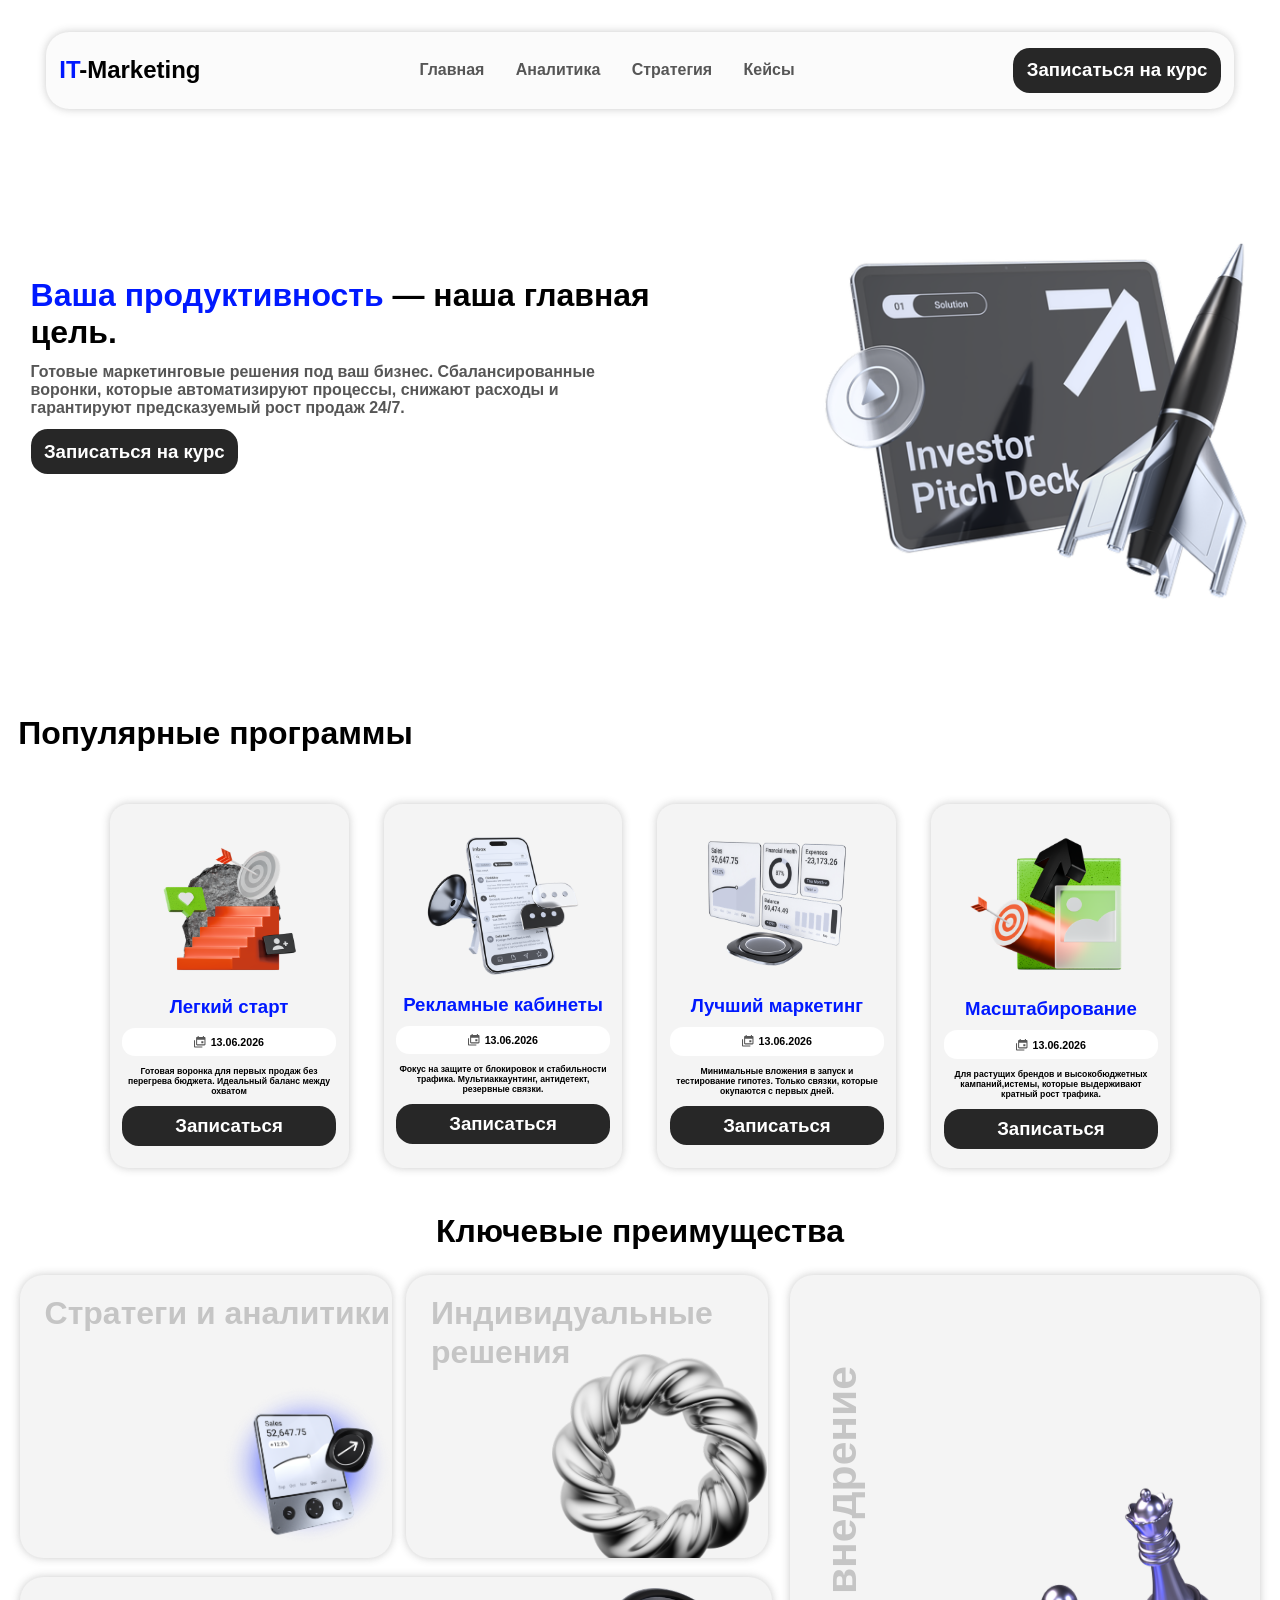
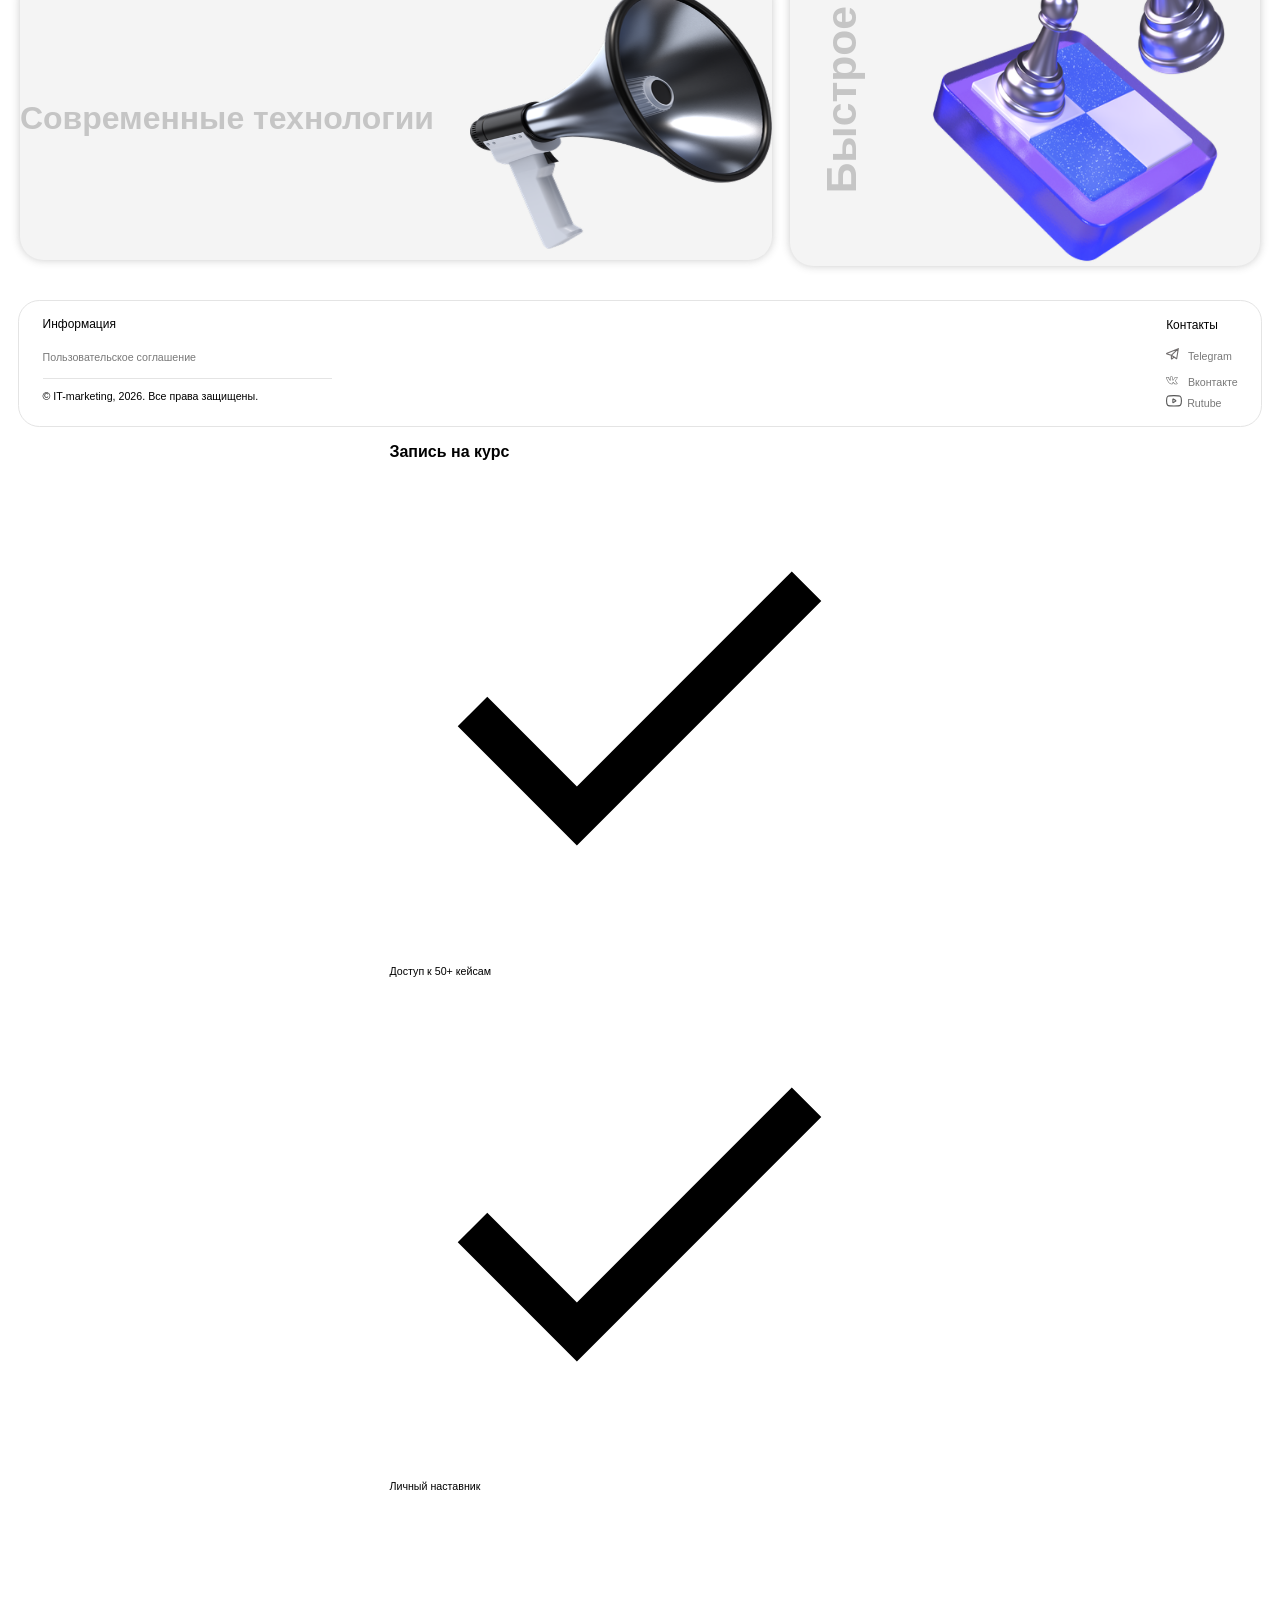
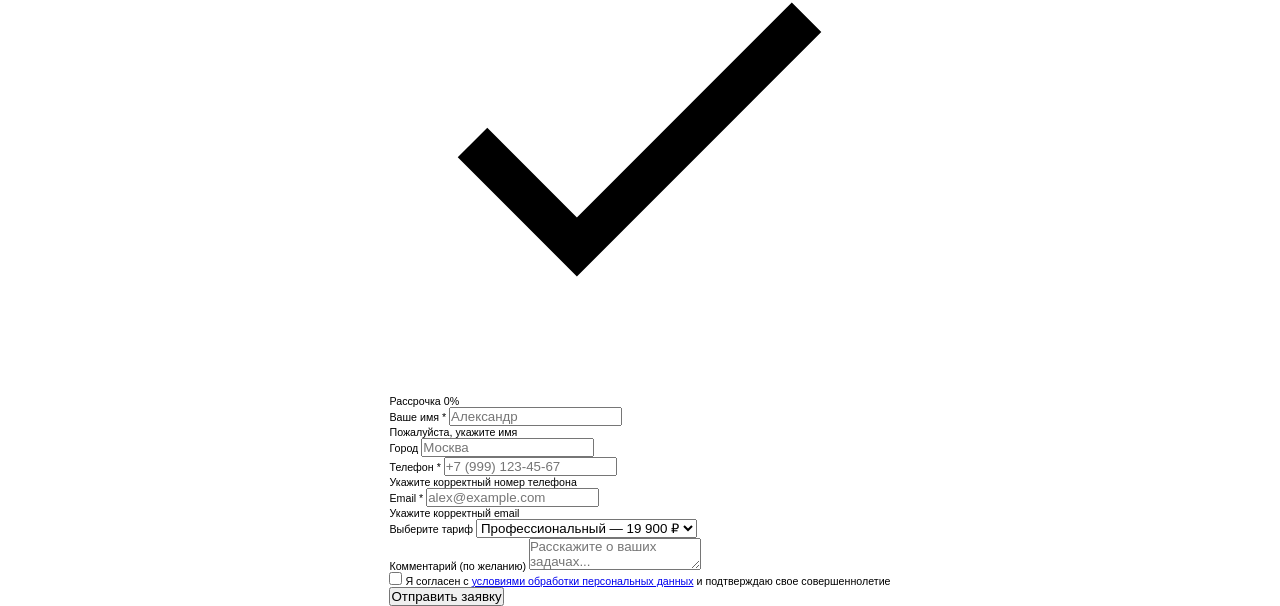
<file: index.html>
<!DOCTYPE html>
<html lang="ru">
<head>
    <meta charset="UTF-8">
    <meta name="viewport" content="width=device-width, initial-scale=1.0">
    
    <link rel="stylesheet" href="./style.css">
    <title>IT-маркетинг</title>
</head>
<body>

    <header class="header">
        <h1><span>IT</span>-Marketing</h1>
        <nav>
            <a href="index.html">Главная</a>
            <a href="index2.html">Аналитика</a>
            <a href="index3.html">Стратегия</a>
            <a href="index4.html">Кейсы</a>
        </nav>
        <button class="desktop-btn" data-modal-open>Записаться на курс</button>
        <!-- Бургер-меню -->
        <div class="burger-button">
            <div class="open-mobile-menu"></div>
        </div>
        <!-- Мобильное меню -->
        <div class="mobile-menu">
            <a href="index.html" class="mobile-nav-link">Главная</a>
            <a href="index2.html" class="mobile-nav-link">Аналитика </a>
            <a href="index3.html" class="mobile-nav-link">Стратегия </a>
            <a href="index4.html" class="mobile-nav-link">Кейсы</a>
            <button class="mobile-application-btn" data-modal-open>Записаться на курс</button>
        </div>
    </header>

        

    <div class="block1">
        <div class="text-content">
            <h1><span style="color: var(--primary-color);">Ваша продуктивность</span> — наша главная цель.</h1>
            <p>Готовые маркетинговые решения под ваш бизнес. Сбалансированные воронки, которые автоматизируют процессы, снижают расходы и гарантируют предсказуемый рост продаж 24/7.</p>
           <button data-modal-open>Записаться на курс</button>
        </div>
        <img src="./src/img/23.png" alt="Мужчина в очках" style="width: 40rem; height: 40.5625rem;margin-top: -6.8125rem;">
    </div>

    <div class="block2">
        <h1><pre>   </pre>Популярные программы</h1>
        <div class="cards-block">

            <!-- Первая карточка -->
            <div class="card">
                <img src="./src/img/1.png" alt="Домик" style="width: 14.375rem; height: 13.5625rem; margin-top: 1.25rem;">
                <h2>Легкий старт</h2>
                <div class="date">
                    <svg width="18" height="18" viewBox="0 0 18 18" fill="none" xmlns="http://www.w3.org/2000/svg">
                    <path d="M15.692 12.5536V5.49221H4.70761V12.5536H15.692ZM15.692 1.5692C16.1082 1.5692 16.5073 1.73453 16.8016 2.02881C17.0959 2.32309 17.2612 2.72223 17.2612 3.1384V12.5536C17.2612 12.9698 17.0959 13.3689 16.8016 13.6632C16.5073 13.9575 16.1082 14.1228 15.692 14.1228H4.70761C4.29143 14.1228 3.8923 13.9575 3.59801 13.6632C3.30373 13.3689 3.1384 12.9698 3.1384 12.5536V3.1384C3.1384 2.72223 3.30373 2.32309 3.59801 2.02881C3.8923 1.73453 4.29143 1.5692 4.70761 1.5692H5.49221V0H7.06141V1.5692H13.3382V0H14.9074V1.5692H15.692ZM1.5692 15.692H12.5536V17.2612H1.5692C1.15302 17.2612 0.753891 17.0959 0.459609 16.8016C0.165326 16.5073 0 16.1082 0 15.692V6.27681H1.5692V15.692ZM14.1228 10.9844H10.9844V7.84601H14.1228V10.9844Z" fill="#565656"/>
                    </svg>
                    <time datetime="2026-06-13">13.06.2026</time>
                </div>
                <p>Готовая воронка для первых продаж без перегрева бюджета. Идеальный баланс между охватом</p>
                <button data-modal-open>Записаться</button>
            </div>

            <!-- Вторая карточка -->
            <div class="card">
                <img src="./src/img/2.png" alt="Серверная" style="width: 14.375rem; height: 14.8562rem;">
                <h2>Рекламные кабинеты</h2>
                <div class="date">
                    <svg width="18" height="18" viewBox="0 0 18 18" fill="none" xmlns="http://www.w3.org/2000/svg">
                    <path d="M15.692 12.5536V5.49221H4.70761V12.5536H15.692ZM15.692 1.5692C16.1082 1.5692 16.5073 1.73453 16.8016 2.02881C17.0959 2.32309 17.2612 2.72223 17.2612 3.1384V12.5536C17.2612 12.9698 17.0959 13.3689 16.8016 13.6632C16.5073 13.9575 16.1082 14.1228 15.692 14.1228H4.70761C4.29143 14.1228 3.8923 13.9575 3.59801 13.6632C3.30373 13.3689 3.1384 12.9698 3.1384 12.5536V3.1384C3.1384 2.72223 3.30373 2.32309 3.59801 2.02881C3.8923 1.73453 4.29143 1.5692 4.70761 1.5692H5.49221V0H7.06141V1.5692H13.3382V0H14.9074V1.5692H15.692ZM1.5692 15.692H12.5536V17.2612H1.5692C1.15302 17.2612 0.753891 17.0959 0.459609 16.8016C0.165326 16.5073 0 16.1082 0 15.692V6.27681H1.5692V15.692ZM14.1228 10.9844H10.9844V7.84601H14.1228V10.9844Z" fill="#565656"/>
                    </svg>
                    <time datetime="2026-06-13">13.06.2026</time>
                </div>
                <p>Фокус на защите от блокировок и стабильности трафика. Мультиаккаунтинг, антидетект, резервные связки.</p>
                <button data-modal-open>Записаться</button>
            </div>

            <!-- Третья карточка -->
            <div class="card" style="padding: 1.75rem 1.1875rem;">
                <img src="./src/img/3.png" alt="Мужчина программирует сидя на стуле" style="width: 13.3125rem; height: 15.25rem;">
                <h2>Лучший маркетинг</h2>
                <div class="date">
                    <svg width="18" height="18" viewBox="0 0 18 18" fill="none" xmlns="http://www.w3.org/2000/svg">
                    <path d="M15.692 12.5536V5.49221H4.70761V12.5536H15.692ZM15.692 1.5692C16.1082 1.5692 16.5073 1.73453 16.8016 2.02881C17.0959 2.32309 17.2612 2.72223 17.2612 3.1384V12.5536C17.2612 12.9698 17.0959 13.3689 16.8016 13.6632C16.5073 13.9575 16.1082 14.1228 15.692 14.1228H4.70761C4.29143 14.1228 3.8923 13.9575 3.59801 13.6632C3.30373 13.3689 3.1384 12.9698 3.1384 12.5536V3.1384C3.1384 2.72223 3.30373 2.32309 3.59801 2.02881C3.8923 1.73453 4.29143 1.5692 4.70761 1.5692H5.49221V0H7.06141V1.5692H13.3382V0H14.9074V1.5692H15.692ZM1.5692 15.692H12.5536V17.2612H1.5692C1.15302 17.2612 0.753891 17.0959 0.459609 16.8016C0.165326 16.5073 0 16.1082 0 15.692V6.27681H1.5692V15.692ZM14.1228 10.9844H10.9844V7.84601H14.1228V10.9844Z" fill="#565656"/>
                    </svg>
                    <time datetime="2026-06-13">13.06.2026</time>
                </div>
                <p>Минимальные вложения в запуск и тестирование гипотез. Только связки, которые окупаются с первых дней.</p>
                <button data-modal-open>Записаться</button>
            </div>

            <!-- Четвертая карточка -->
            <div class="card">
                <img src="./src/img/4.png" alt="База данных" style="width: 16.0625rem; height: 15.0625rem;">
                <h2>Масштабирование</h2>
                <div class="date">
                    <svg width="18" height="18" viewBox="0 0 18 18" fill="none" xmlns="http://www.w3.org/2000/svg">
                    <path d="M15.692 12.5536V5.49221H4.70761V12.5536H15.692ZM15.692 1.5692C16.1082 1.5692 16.5073 1.73453 16.8016 2.02881C17.0959 2.32309 17.2612 2.72223 17.2612 3.1384V12.5536C17.2612 12.9698 17.0959 13.3689 16.8016 13.6632C16.5073 13.9575 16.1082 14.1228 15.692 14.1228H4.70761C4.29143 14.1228 3.8923 13.9575 3.59801 13.6632C3.30373 13.3689 3.1384 12.9698 3.1384 12.5536V3.1384C3.1384 2.72223 3.30373 2.32309 3.59801 2.02881C3.8923 1.73453 4.29143 1.5692 4.70761 1.5692H5.49221V0H7.06141V1.5692H13.3382V0H14.9074V1.5692H15.692ZM1.5692 15.692H12.5536V17.2612H1.5692C1.15302 17.2612 0.753891 17.0959 0.459609 16.8016C0.165326 16.5073 0 16.1082 0 15.692V6.27681H1.5692V15.692ZM14.1228 10.9844H10.9844V7.84601H14.1228V10.9844Z" fill="#565656"/>
                    </svg>
                    <time datetime="2026-06-13">13.06.2026</time>
                </div>
                <p>Для растущих брендов и высокобюджетных кампаний,истемы, которые выдерживают кратный рост трафика.</p>
                 <button data-modal-open>Записаться</button>
            </div>
        </div>
        <h2 class="more">Загрузить еще...</h2>
    </div>

    <div class="block3">
        <h1>Ключевые преимущества</h1>
        <div class="elements-box">
            <div class="left-elements">
                <div class="element-common prof">
                    <p>Стратеги и аналитики</p>
                    <img class="prof-img" src="./src/img/9.png" alt="Профессионалы">
                </div>
                <div class="element-common sol">
                    <p>Индивидуальные решения</p>
                    <img class="sol-img" src="./src/img/6.png" alt="Профессионалы">
                </div>
                <div class="element-common tech">
                    <p>Современные технологии</p>
                    <img class="tech-img" src="./src/img/8.png" alt="Профессионалы">
                </div>
            </div>
            <div class="bell element-common">
                <p>Быстрое внедрение</p>
                <img class="bell-img" src="./src/img/5.png" alt="Колокол">
            </div>
        </div>
    </div>

    <footer>
        <div class="info">
            <b>Информация</b>
            <a href="#">Пользовательское соглашение</a>
            <p>© IT-marketing, 2026. Все права защищены.</p>
        </div>
        <div class="contacts">
            <b>Контакты</b>
            <div class="links">
                <div class="TG">
                    <svg width="18" height="16" viewBox="0 0 18 16" fill="none" xmlns="http://www.w3.org/2000/svg">
                    <path d="M16.7509 0.75L1.42289 7.123C1.02789 7.287 0.830889 7.37 0.779889 7.477C0.757785 7.52274 0.747657 7.57334 0.750456 7.62407C0.753254 7.67479 0.768887 7.72397 0.79589 7.767C0.85889 7.867 1.06389 7.927 1.47589 8.048L7.25089 9.75M16.7509 0.75L14.6859 13.799C14.6459 14.053 14.6259 14.18 14.5589 14.249C14.5306 14.2798 14.4961 14.3044 14.4577 14.3211C14.4193 14.3378 14.3778 14.3463 14.3359 14.346C14.2389 14.346 14.1309 14.274 13.9149 14.13L10.9849 12.174M16.7509 0.75L7.25089 9.75M7.25089 9.75L7.40689 14.05C7.40689 14.384 7.40689 14.551 7.47589 14.635C7.53589 14.709 7.62589 14.751 7.72189 14.75C7.83189 14.749 7.96189 14.642 8.22189 14.43L10.9849 12.174M7.25089 9.75L10.9849 12.174" stroke="#6F6B6B" stroke-width="1.5" stroke-linecap="round" stroke-linejoin="round"/>
                    </svg>
                    <a href="https://telegram.org" target="_blank">Telegram</a>
                </div>
                <div class="VK">
                    <svg width="16" height="11" viewBox="0 0 16 11" fill="none" xmlns="http://www.w3.org/2000/svg">
                    <path d="M0 1.45312C0 0.859375 0.40625 0.625 0.90625 0.59375L3.23438 0.609375C3.375 0.609375 3.5 0.703125 3.54688 0.84375C4.07812 2.5625 4.73438 3.625 5.51562 4.82812C5.5625 4.92188 5.64062 4.96875 5.71875 4.96875C5.78125 4.96875 5.84375 4.9375 5.89062 4.85938L5.9375 4.6875L5.95312 1.98438C5.95312 1.59375 5.76562 1.53125 5.32812 1.46875C5.15625 1.4375 5.04688 1.28125 5.04688 1.125C5.04688 1.09375 5.04688 1.0625 5.0625 1.03125C5.28125 0.359375 5.96875 0.015625 6.9375 0.015625L7.8125 0C8.53125 0 9.1875 0.3125 9.1875 1.23438V4.78125C9.25 4.82812 9.3125 4.85938 9.39062 4.85938C9.51562 4.85938 9.67188 4.78125 9.79688 4.57812C10.6094 3.4375 11.5312 2.07812 11.6562 1.35938C11.6562 1.32812 11.6719 1.3125 11.6875 1.28125C11.8594 0.9375 12.2969 0.703125 12.4844 0.640625C12.5156 0.625 12.5625 0.609375 12.625 0.609375H15.0469L15.2031 0.625C15.4375 0.625 15.6094 0.78125 15.6875 0.921875C15.8281 1.14062 15.7969 1.375 15.8125 1.46875V1.57812C15.5781 3 13.9531 4.59375 13.2656 5.625C13.1719 5.75 13.125 5.85938 13.125 5.96875C13.125 6.0625 13.1719 6.15625 13.25 6.25L15.5312 9.125C15.6562 9.29688 15.7188 9.5 15.7188 9.67188C15.7188 10.1875 15.2344 10.4844 14.7656 10.5312L14.5 10.5469H12.125C12.0781 10.5469 12.0469 10.5625 12 10.5625C11.7344 10.5625 11.5156 10.4219 11.3594 10.2656C10.8594 9.65625 10.375 9.03125 9.89062 8.42188C9.79688 8.29688 9.76562 8.28125 9.67188 8.21875C9.5625 8.67188 9.46875 9.14062 9.35938 9.60938L9.3125 9.875C9.23438 10.1562 9.03125 10.4531 8.65625 10.5312L8.4375 10.5469H6.90625C4.20312 10.5469 1.78125 6.70312 0.078125 1.90625C0.03125 1.78125 0 1.60938 0 1.45312ZM9.39062 5.5C8.98438 5.5 8.53125 5.26562 8.53125 4.82812V1.23438C8.53125 0.8125 8.34375 0.65625 7.82812 0.65625L6.9375 0.6875C6.4375 0.6875 6.15625 0.765625 5.92188 0.921875C6.28125 1.09375 6.60938 1.32812 6.60938 1.98438V4.73438C6.5625 5.28125 6.10938 5.64062 5.67188 5.64062C5.375 5.64062 5.10938 5.46875 4.95312 5.1875C4.25 4.125 3.65625 3.125 3.14062 1.6875L3 1.28125L0.921875 1.26562C0.640625 1.26562 0.671875 1.28125 0.671875 1.42188C0.671875 1.51562 0.6875 1.64062 0.703125 1.71875L1.03125 2.59375C2.73438 7 4.875 9.89062 6.90625 9.89062H8.46875C8.6875 9.89062 8.67188 9.625 8.71875 9.46875L9.01562 8.09375C9.07812 7.95312 9.125 7.82812 9.23438 7.71875C9.35938 7.59375 9.5 7.54688 9.64062 7.54688C9.9375 7.54688 10.2188 7.78125 10.4062 8L11.7344 9.6875C11.8438 9.85938 11.9375 9.89062 12 9.89062H14.5781C14.8281 9.89062 15.0469 9.8125 15.0469 9.65625C15.0469 9.60938 15.0312 9.54688 15 9.5L12.7344 6.67188C12.5469 6.4375 12.4688 6.20312 12.4688 5.96875C12.4688 5.71875 12.5625 5.46875 12.7188 5.25C13.375 4.26562 14.7812 2.85938 15.1094 1.70312L15.1562 1.5C15.1406 1.42188 15.1406 1.35938 15.125 1.28125H12.6719C12.5156 1.34375 12.3906 1.4375 12.2969 1.5625L12.2031 1.85938C11.8438 2.85938 10.8594 4.23438 10.1562 5.1875C9.92188 5.40625 9.65625 5.5 9.39062 5.5Z" fill="#565656"/>
                    </svg>
                    <a href="https://vk.ru" target="_blank">Вконтакте</a>
                </div>
                <div class="Rutube">
                    <svg width="22" height="16" viewBox="0 0 22 16" fill="none" xmlns="http://www.w3.org/2000/svg">
                    <path d="M0.75 7.75C0.75 4.45 0.75 2.8 2.214 1.775C3.68 0.75 6.036 0.75 10.75 0.75C15.464 0.75 17.821 0.75 19.285 1.775C20.749 2.8 20.75 4.45 20.75 7.75C20.75 11.05 20.75 12.7 19.285 13.725C17.822 14.75 15.464 14.75 10.75 14.75C6.036 14.75 3.679 14.75 2.214 13.725C0.749 12.7 0.75 11.05 0.75 7.75Z" stroke="#565656" stroke-width="1.5" stroke-linecap="round" stroke-linejoin="round"/>
                    <path d="M9.25 5.65789V9.84189C9.25027 9.89574 9.26113 9.949 9.28198 9.99864C9.30283 10.0483 9.33325 10.0933 9.3715 10.1312C9.40976 10.1691 9.45511 10.1991 9.50495 10.2194C9.5548 10.2398 9.60816 10.2502 9.662 10.2499C9.74314 10.2509 9.82266 10.2272 9.89001 10.1819L13.065 8.10789C13.1215 8.07132 13.168 8.02125 13.2003 7.96221C13.2326 7.90316 13.2496 7.837 13.2499 7.76971C13.2502 7.70241 13.2337 7.6361 13.202 7.57677C13.1702 7.51744 13.1242 7.46696 13.068 7.42989L9.893 5.31989C9.80224 5.25913 9.69118 5.23661 9.58391 5.2572C9.47664 5.27779 9.38182 5.33984 9.32 5.42989C9.27403 5.49701 9.24961 5.57654 9.25 5.65789Z" stroke="#565656" stroke-width="1.5" stroke-linecap="round" stroke-linejoin="round"/>
                    </svg>
                    <a href="https://rutube.ru" target="_blank">Rutube</a>
                </div>
            </div>
        </div>
    </footer>

    <!-- Lightbox / Modal для всех изображений -->
    <div id="imageModal" class="image-modal">
    <span class="modal-close">&times;</span>
    <img class="modal-content" id="modalImage">
    </div>






<!-- Модальное окно -->
<div class="modal-overlay" id="modalOverlay">
    <div class="modal-container">
        <!-- Состояние формы (по умолчанию) -->
        <div id="formState">
            <div class="modal-header">
                <h2>Запись на <span>курс</span></h2>
                <div class="modal-close" id="closeModalBtn">
                    <svg viewBox="0 0 24 24" fill="none" stroke="currentColor" stroke-width="2">
                        <path d="M18 6L6 18M6 6l12 12"/>
                    </svg>
                </div>
            </div>
            <div class="modal-body">
                <!-- Преимущества -->
                <div class="benefits-list">
                    <div class="benefit-item">
                        <svg viewBox="0 0 24 24" fill="none" stroke="currentColor" stroke-width="2">
                            <polyline points="20 6 9 17 4 12"/>
                        </svg>
                        <span>Доступ к 50+ кейсам</span>
                    </div>
                    <div class="benefit-item">
                        <svg viewBox="0 0 24 24" fill="none" stroke="currentColor" stroke-width="2">
                            <polyline points="20 6 9 17 4 12"/>
                        </svg>
                        <span>Личный наставник</span>
                    </div>
                    <div class="benefit-item">
                        <svg viewBox="0 0 24 24" fill="none" stroke="currentColor" stroke-width="2">
                            <polyline points="20 6 9 17 4 12"/>
                        </svg>
                        <span>Рассрочка 0%</span>
                    </div>
                </div>

                <!-- Форма -->
                <form id="applicationForm">
                    <div class="form-row">
                        <div class="form-group">
                            <label>Ваше имя <span class="required">*</span></label>
                            <input type="text" id="nameInput" placeholder="Александр">
                            <div class="error-text" id="nameError">Пожалуйста, укажите имя</div>
                        </div>
                        <div class="form-group">
                            <label>Город</label>
                            <input type="text" id="cityInput" placeholder="Москва">
                        </div>
                    </div>

                    <div class="form-row">
                        <div class="form-group">
                            <label>Телефон <span class="required">*</span></label>
                            <input type="tel" id="phoneInput" placeholder="+7 (999) 123-45-67">
                            <div class="error-text" id="phoneError">Укажите корректный номер телефона</div>
                        </div>
                        <div class="form-group">
                            <label>Email <span class="required">*</span></label>
                            <input type="email" id="emailInput" placeholder="alex@example.com">
                            <div class="error-text" id="emailError">Укажите корректный email</div>
                        </div>
                    </div>

                    <div class="form-group">
                        <label>Выберите тариф</label>
                        <select id="tariffSelect">
                            <option value="Базовый — 9 900 ₽">Базовый — 9 900 ₽</option>
                            <option value="Профессиональный — 19 900 ₽" selected>Профессиональный — 19 900 ₽</option>
                            <option value="Бизнес — 39 900 ₽">Бизнес — 39 900 ₽</option>
                        </select>
                    </div>

                    <div class="form-group">
                        <label>Комментарий (по желанию)</label>
                        <textarea id="commentInput" rows="2" placeholder="Расскажите о ваших задачах..."></textarea>
                    </div>

                    <div class="checkbox-group">
                        <input type="checkbox" id="agreeCheckbox">
                        <label for="agreeCheckbox">
                            Я согласен с <a href="#">условиями обработки персональных данных</a> и подтверждаю свое совершеннолетие
                        </label>
                    </div>

                    <button type="submit" class="submit-btn" id="submitFormBtn">Отправить заявку</button>
                </form>
            </div>
        </div>

        <!-- Состояние успеха (изначально скрыто) -->
        <div id="successState" style="display: none;">
            <div class="modal-header">
                <h2>Запись на <span>курс</span></h2>
                <div class="modal-close" id="closeSuccessBtn">
                    <svg viewBox="0 0 24 24" fill="none" stroke="currentColor" stroke-width="2">
                        <path d="M18 6L6 18M6 6l12 12"/>
                    </svg>
                </div>
            </div>
            <div class="modal-body">
                <div class="success-message">
                    <svg viewBox="0 0 24 24" fill="none" stroke="currentColor" stroke-width="2">
                        <path d="M22 11.08V12a10 10 0 1 1-5.93-9.14" stroke-linecap="round"/>
                        <polyline points="22 4 12 14.01 9 11.01" stroke-linecap="round"/>
                    </svg>
                    <h3>Заявка принята!</h3>
                    <p>Мы свяжемся с вами в ближайшее время для уточнения деталей и подбора удобной даты старта.</p>
                    <button id="closeSuccessStateBtn">Закрыть окно</button>
                </div>
            </div>
        </div>
    </div>
</div>















</body>
<script src="./script.js"></script>
</html>
</file>
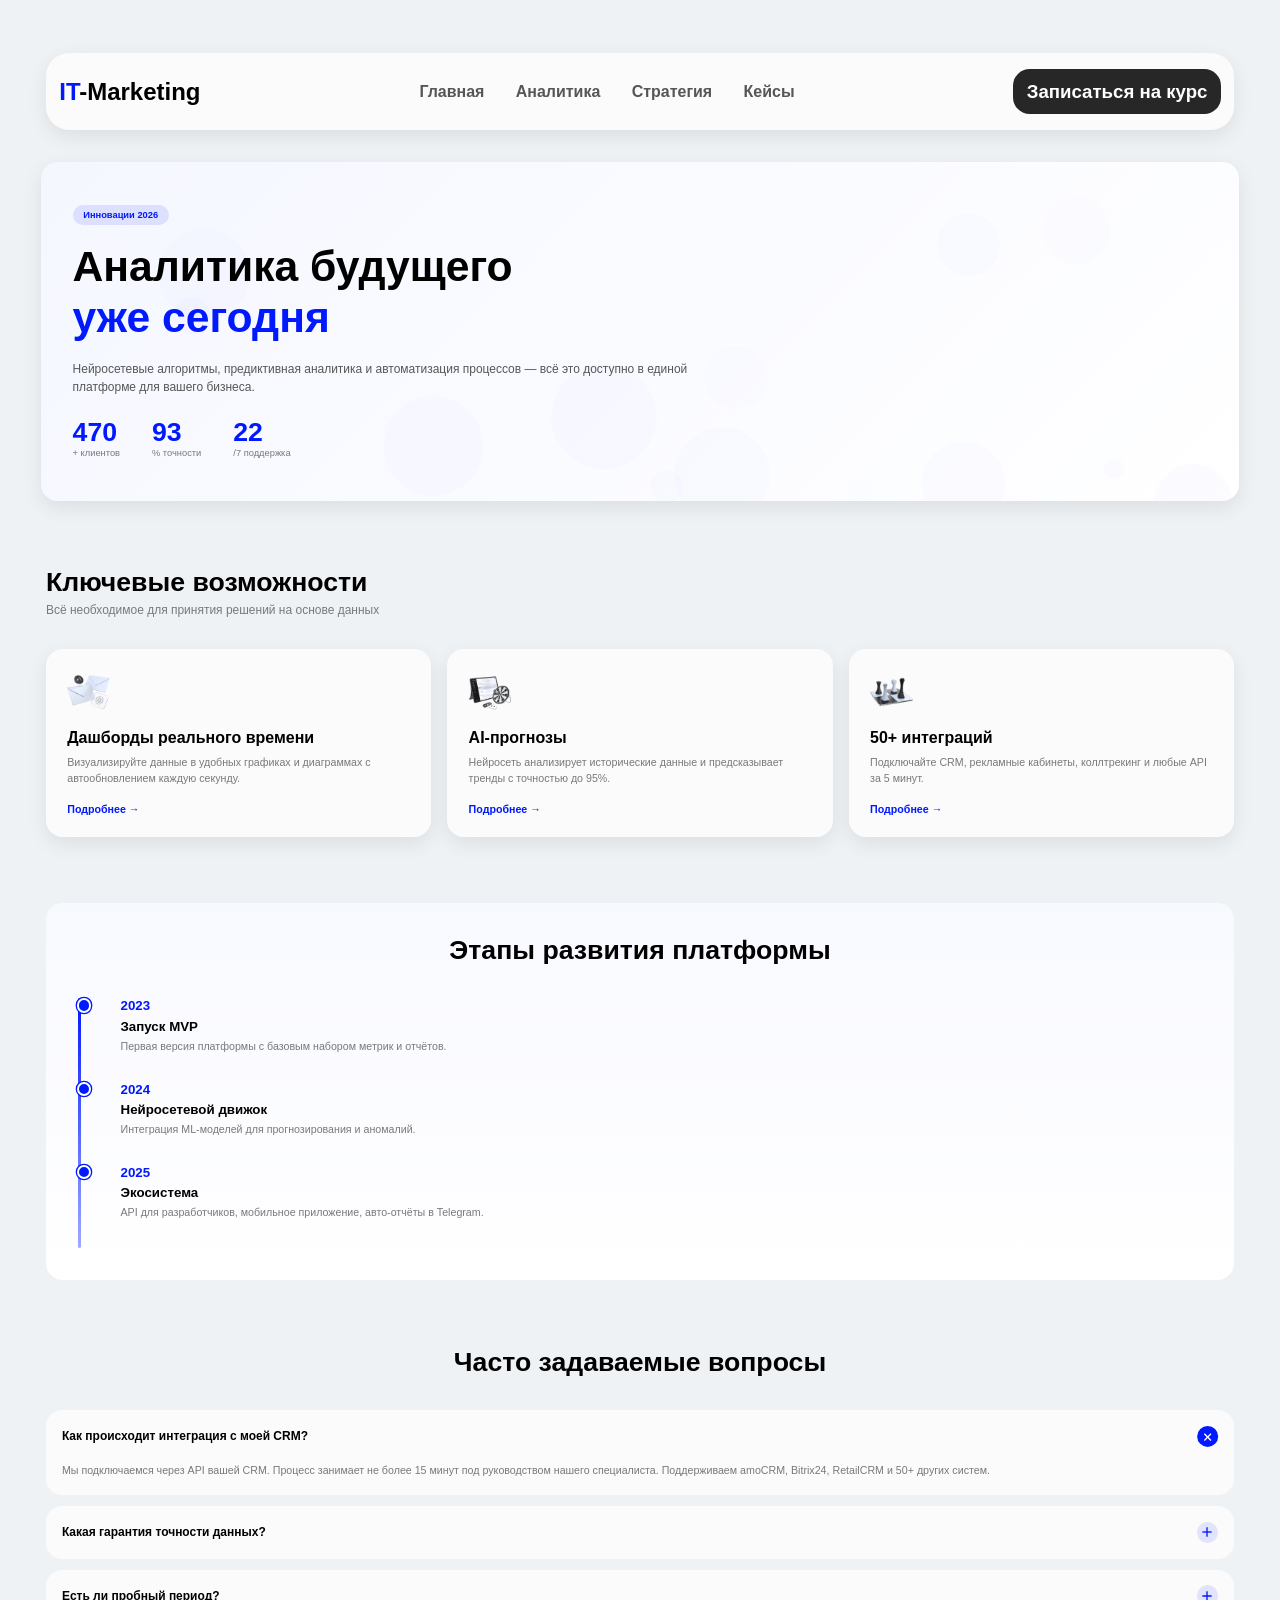
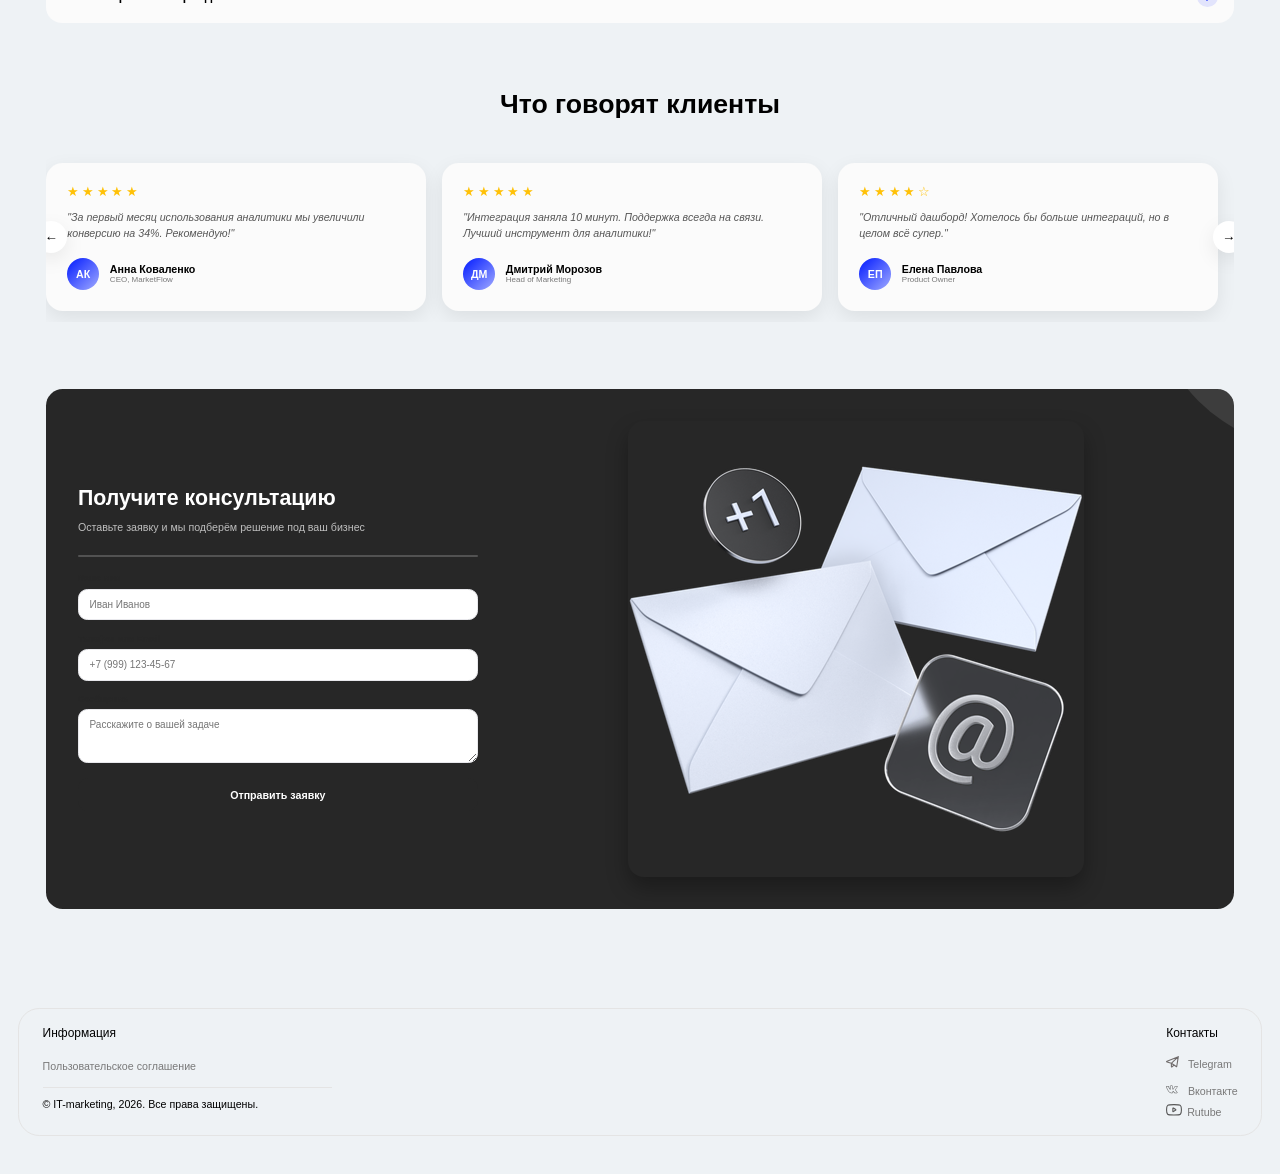
<file: index2.html>
<!DOCTYPE html>
<html lang="en">
<head>
    <meta charset="UTF-8">
    <meta name="viewport" content="width=device-width, initial-scale=1.0">
    
    <link rel="stylesheet" href="./style2.css">
    <title>Document</title>
</head>
<body>
    <header class="header">
        <h1><span>IT</span>-Marketing</h1>
        <nav>
            <a href="index.html">Главная</a>
            <a href="index2.html">Аналитика</a>
            <a href="#">Стратегия</a>
            <a href="#">Кейсы</a>
        </nav>
        <button class="desktop-btn">Записаться на курс </button>
        <!-- Бургер-меню -->
        <div class="burger-button">
            <div class="open-mobile-menu"></div>
        </div>
        <!-- Мобильное меню -->
        <div class="mobile-menu">
            <a href="index.html" class="mobile-nav-link">Главная</a>
            <a href="index2.html" class="mobile-nav-link">Аналитика </a>
            <a href="#" class="mobile-nav-link">Стратегия </a>
            <a href="#" class="mobile-nav-link">Кейсы</a>
            <button class="mobile-application-btn">Записаться на курс</button>
        </div>
    </header>



<div class="block1-enhanced">
        <div class="floating-elements" id="floatingElements"></div>
        <div class="hero-enhanced__content">
            <div class="hero-enhanced__badge"><span>Инновации 2026</span></div>
            <h1 class="hero-enhanced__title">Аналитика будущего <span>уже сегодня</span></h1>
            <p class="hero-enhanced__desc">Нейросетевые алгоритмы, предиктивная аналитика и автоматизация процессов — всё это доступно в единой платформе для вашего бизнеса.</p>
            <div class="hero-enhanced__stats">
                <div class="stat-enhanced"><span class="stat-enhanced__number" data-target="500">0</span><span class="stat-enhanced__label">+ клиентов</span></div>
                <div class="stat-enhanced"><span class="stat-enhanced__number" data-target="99.9">0</span><span class="stat-enhanced__label">% точности</span></div>
                <div class="stat-enhanced"><span class="stat-enhanced__number" data-target="24">0</span><span class="stat-enhanced__label">/7 поддержка</span></div>
            </div>
        </div>
    </div>

    <!-- БЛОК 2: 3D карточки с новыми иконками -->
    <div class="block2-advanced">
        <h2>Ключевые возможности</h2>
        <p>Всё необходимое для принятия решений на основе данных</p>
        <div class="cards-3d" id="cards3dContainer">
            <div class="card-3d" data-tilt>
                <img src="./src/img/11.png" alt="AI Dashboards illustration">
                <div class="card-3d__title">Дашборды реального времени</div>
                <div class="card-3d__desc">Визуализируйте данные в удобных графиках и диаграммах с автообновлением каждую секунду.</div>
                <a href="#" class="card-3d__link">Подробнее →</a>
            </div>
            <div class="card-3d" data-tilt>
                <img src="./src/img/12.png" alt="AI Dashboards illustration">
                <div class="card-3d__title">AI-прогнозы</div>
                <div class="card-3d__desc">Нейросеть анализирует исторические данные и предсказывает тренды с точностью до 95%.</div>
                <a href="#" class="card-3d__link">Подробнее →</a>
            </div>
            <div class="card-3d" data-tilt>
                <img src="./src/img/15.png" alt="AI Dashboards illustration">
                <div class="card-3d__title">50+ интеграций</div>
                <div class="card-3d__desc">Подключайте CRM, рекламные кабинеты, коллтрекинг и любые API за 5 минут.</div>
                <a href="#" class="card-3d__link">Подробнее →</a>
            </div>
        </div>
    </div>

    <!-- БЛОК 3: Таймлайн развития -->
    <div class="block3-timeline">
        <h2>Этапы развития платформы</h2>
        <div class="timeline">
            <div class="timeline-item"><div class="timeline-item__year">2023</div><div class="timeline-item__title">Запуск MVP</div><div class="timeline-item__desc">Первая версия платформы с базовым набором метрик и отчётов.</div></div>
            <div class="timeline-item"><div class="timeline-item__year">2024</div><div class="timeline-item__title">Нейросетевой движок</div><div class="timeline-item__desc">Интеграция ML-моделей для прогнозирования и аномалий.</div></div>
            <div class="timeline-item"><div class="timeline-item__year">2025</div><div class="timeline-item__title">Экосистема</div><div class="timeline-item__desc">API для разработчиков, мобильное приложение, авто-отчёты в Telegram.</div></div>
        </div>
    </div>

    <!-- БЛОК 4: FAQ Аккордеон -->
    <div class="block4-faq">
        <h2>Часто задаваемые вопросы</h2>
        <div class="faq-grid">
            <div class="faq-item"><div class="faq-question"><h3>Как происходит интеграция с моей CRM?</h3><div class="faq-icon"><svg width="16" height="16" viewBox="0 0 24 24" fill="none" stroke="#0019FF" stroke-width="2"><line x1="12" y1="5" x2="12" y2="19"></line><line x1="5" y1="12" x2="19" y2="12"></line></svg></div></div><div class="faq-answer"><p>Мы подключаемся через API вашей CRM. Процесс занимает не более 15 минут под руководством нашего специалиста. Поддерживаем amoCRM, Bitrix24, RetailCRM и 50+ других систем.</p></div></div>
            <div class="faq-item"><div class="faq-question"><h3>Какая гарантия точности данных?</h3><div class="faq-icon"><svg width="16" height="16" viewBox="0 0 24 24" fill="none" stroke="#0019FF" stroke-width="2"><line x1="12" y1="5" x2="12" y2="19"></line><line x1="5" y1="12" x2="19" y2="12"></line></svg></div></div><div class="faq-answer"><p>Мы используем трехуровневую систему верификации данных. Каждый отчёт проходит автоматическую проверку на выбросы и аномалии. Гарантируем точность 99.9%.</p></div></div>
            <div class="faq-item"><div class="faq-question"><h3>Есть ли пробный период?</h3><div class="faq-icon"><svg width="16" height="16" viewBox="0 0 24 24" fill="none" stroke="#0019FF" stroke-width="2"><line x1="12" y1="5" x2="12" y2="19"></line><line x1="5" y1="12" x2="19" y2="12"></line></svg></div></div><div class="faq-answer"><p>Да, мы предоставляем 14 дней бесплатного доступа ко всем функциям платформы. Вам не нужна банковская карта для начала.</p></div></div>
        </div>
    </div>

    <!-- БЛОК 5: Карусель отзывов -->
    <div class="block5-testimonials">
        <h2>Что говорят клиенты</h2>
        <div class="testimonials-slider">
            <button class="slider-btn slider-prev" id="prevTestimonial">←</button>
            <div class="testimonials-track" id="testimonialsTrack">
                <div class="testimonial-card"><div class="testimonial__rating"><span>★</span><span>★</span><span>★</span><span>★</span><span>★</span></div><div class="testimonial__text">"За первый месяц использования аналитики мы увеличили конверсию на 34%. Рекомендую!"</div><div class="testimonial__author"><div class="testimonial__avatar">АК</div><div><div class="testimonial__name">Анна Коваленко</div><div class="testimonial__role">CEO, MarketFlow</div></div></div></div>
                <div class="testimonial-card"><div class="testimonial__rating"><span>★</span><span>★</span><span>★</span><span>★</span><span>★</span></div><div class="testimonial__text">"Интеграция заняла 10 минут. Поддержка всегда на связи. Лучший инструмент для аналитики!"</div><div class="testimonial__author"><div class="testimonial__avatar">ДМ</div><div><div class="testimonial__name">Дмитрий Морозов</div><div class="testimonial__role">Head of Marketing</div></div></div></div>
                <div class="testimonial-card"><div class="testimonial__rating"><span>★</span><span>★</span><span>★</span><span>★</span><span>☆</span></div><div class="testimonial__text">"Отличный дашборд! Хотелось бы больше интеграций, но в целом всё супер."</div><div class="testimonial__author"><div class="testimonial__avatar">ЕП</div><div><div class="testimonial__name">Елена Павлова</div><div class="testimonial__role">Product Owner</div></div></div></div>
            </div>
            <button class="slider-btn slider-next" id="nextTestimonial">→</button>
        </div>
    </div>

    <!-- БЛОК 6: Форма с прогресс-баром + картинка справа (форма сдвинута влево) -->
    <div class="block6-form">
        <div class="form-enhanced">
            <h2>Получите консультацию</h2>
            <p>Оставьте заявку и мы подберём решение под ваш бизнес</p>
            <div class="progress-bar"><div class="progress-fill" id="progressFill"></div></div>
            <form id="consultForm">
                <div class="form-group"><label>Ваше имя</label><input type="text" id="name" placeholder="Иван Иванов"><div class="error-message" id="nameError">Введите имя</div></div>
                <div class="form-group"><label>Телефон или Email</label><input type="text" id="contact" placeholder="+7 (999) 123-45-67"><div class="error-message" id="contactError">Введите корректный контакт</div></div>
                <div class="form-group"><label>Сообщение</label><textarea rows="3" id="message" placeholder="Расскажите о вашей задаче"></textarea></div>
                <button type="submit" class="submit-btn">Отправить заявку</button>
            </form>
        </div>
        <div class="form-image">
            <img src="./src/img/11.png" alt="AI Dashboards illustration">
        </div>
    </div>











    <footer>
        <div class="info">
            <b>Информация</b>
            <a href="#">Пользовательское соглашение</a>
            <p>© IT-marketing, 2026. Все права защищены.</p>
        </div>
        <div class="contacts">
            <b>Контакты</b>
            <div class="links">
                <div class="TG">
                    <svg width="18" height="16" viewBox="0 0 18 16" fill="none" xmlns="http://www.w3.org/2000/svg">
                    <path d="M16.7509 0.75L1.42289 7.123C1.02789 7.287 0.830889 7.37 0.779889 7.477C0.757785 7.52274 0.747657 7.57334 0.750456 7.62407C0.753254 7.67479 0.768887 7.72397 0.79589 7.767C0.85889 7.867 1.06389 7.927 1.47589 8.048L7.25089 9.75M16.7509 0.75L14.6859 13.799C14.6459 14.053 14.6259 14.18 14.5589 14.249C14.5306 14.2798 14.4961 14.3044 14.4577 14.3211C14.4193 14.3378 14.3778 14.3463 14.3359 14.346C14.2389 14.346 14.1309 14.274 13.9149 14.13L10.9849 12.174M16.7509 0.75L7.25089 9.75M7.25089 9.75L7.40689 14.05C7.40689 14.384 7.40689 14.551 7.47589 14.635C7.53589 14.709 7.62589 14.751 7.72189 14.75C7.83189 14.749 7.96189 14.642 8.22189 14.43L10.9849 12.174M7.25089 9.75L10.9849 12.174" stroke="#6F6B6B" stroke-width="1.5" stroke-linecap="round" stroke-linejoin="round"/>
                    </svg>
                    <a href="https://telegram.org" target="_blank">Telegram</a>
                </div>
                <div class="VK">
                    <svg width="16" height="11" viewBox="0 0 16 11" fill="none" xmlns="http://www.w3.org/2000/svg">
                    <path d="M0 1.45312C0 0.859375 0.40625 0.625 0.90625 0.59375L3.23438 0.609375C3.375 0.609375 3.5 0.703125 3.54688 0.84375C4.07812 2.5625 4.73438 3.625 5.51562 4.82812C5.5625 4.92188 5.64062 4.96875 5.71875 4.96875C5.78125 4.96875 5.84375 4.9375 5.89062 4.85938L5.9375 4.6875L5.95312 1.98438C5.95312 1.59375 5.76562 1.53125 5.32812 1.46875C5.15625 1.4375 5.04688 1.28125 5.04688 1.125C5.04688 1.09375 5.04688 1.0625 5.0625 1.03125C5.28125 0.359375 5.96875 0.015625 6.9375 0.015625L7.8125 0C8.53125 0 9.1875 0.3125 9.1875 1.23438V4.78125C9.25 4.82812 9.3125 4.85938 9.39062 4.85938C9.51562 4.85938 9.67188 4.78125 9.79688 4.57812C10.6094 3.4375 11.5312 2.07812 11.6562 1.35938C11.6562 1.32812 11.6719 1.3125 11.6875 1.28125C11.8594 0.9375 12.2969 0.703125 12.4844 0.640625C12.5156 0.625 12.5625 0.609375 12.625 0.609375H15.0469L15.2031 0.625C15.4375 0.625 15.6094 0.78125 15.6875 0.921875C15.8281 1.14062 15.7969 1.375 15.8125 1.46875V1.57812C15.5781 3 13.9531 4.59375 13.2656 5.625C13.1719 5.75 13.125 5.85938 13.125 5.96875C13.125 6.0625 13.1719 6.15625 13.25 6.25L15.5312 9.125C15.6562 9.29688 15.7188 9.5 15.7188 9.67188C15.7188 10.1875 15.2344 10.4844 14.7656 10.5312L14.5 10.5469H12.125C12.0781 10.5469 12.0469 10.5625 12 10.5625C11.7344 10.5625 11.5156 10.4219 11.3594 10.2656C10.8594 9.65625 10.375 9.03125 9.89062 8.42188C9.79688 8.29688 9.76562 8.28125 9.67188 8.21875C9.5625 8.67188 9.46875 9.14062 9.35938 9.60938L9.3125 9.875C9.23438 10.1562 9.03125 10.4531 8.65625 10.5312L8.4375 10.5469H6.90625C4.20312 10.5469 1.78125 6.70312 0.078125 1.90625C0.03125 1.78125 0 1.60938 0 1.45312ZM9.39062 5.5C8.98438 5.5 8.53125 5.26562 8.53125 4.82812V1.23438C8.53125 0.8125 8.34375 0.65625 7.82812 0.65625L6.9375 0.6875C6.4375 0.6875 6.15625 0.765625 5.92188 0.921875C6.28125 1.09375 6.60938 1.32812 6.60938 1.98438V4.73438C6.5625 5.28125 6.10938 5.64062 5.67188 5.64062C5.375 5.64062 5.10938 5.46875 4.95312 5.1875C4.25 4.125 3.65625 3.125 3.14062 1.6875L3 1.28125L0.921875 1.26562C0.640625 1.26562 0.671875 1.28125 0.671875 1.42188C0.671875 1.51562 0.6875 1.64062 0.703125 1.71875L1.03125 2.59375C2.73438 7 4.875 9.89062 6.90625 9.89062H8.46875C8.6875 9.89062 8.67188 9.625 8.71875 9.46875L9.01562 8.09375C9.07812 7.95312 9.125 7.82812 9.23438 7.71875C9.35938 7.59375 9.5 7.54688 9.64062 7.54688C9.9375 7.54688 10.2188 7.78125 10.4062 8L11.7344 9.6875C11.8438 9.85938 11.9375 9.89062 12 9.89062H14.5781C14.8281 9.89062 15.0469 9.8125 15.0469 9.65625C15.0469 9.60938 15.0312 9.54688 15 9.5L12.7344 6.67188C12.5469 6.4375 12.4688 6.20312 12.4688 5.96875C12.4688 5.71875 12.5625 5.46875 12.7188 5.25C13.375 4.26562 14.7812 2.85938 15.1094 1.70312L15.1562 1.5C15.1406 1.42188 15.1406 1.35938 15.125 1.28125H12.6719C12.5156 1.34375 12.3906 1.4375 12.2969 1.5625L12.2031 1.85938C11.8438 2.85938 10.8594 4.23438 10.1562 5.1875C9.92188 5.40625 9.65625 5.5 9.39062 5.5Z" fill="#565656"/>
                    </svg>
                    <a href="https://vk.ru" target="_blank">Вконтакте</a>
                </div>
                <div class="Rutube">
                    <svg width="22" height="16" viewBox="0 0 22 16" fill="none" xmlns="http://www.w3.org/2000/svg">
                    <path d="M0.75 7.75C0.75 4.45 0.75 2.8 2.214 1.775C3.68 0.75 6.036 0.75 10.75 0.75C15.464 0.75 17.821 0.75 19.285 1.775C20.749 2.8 20.75 4.45 20.75 7.75C20.75 11.05 20.75 12.7 19.285 13.725C17.822 14.75 15.464 14.75 10.75 14.75C6.036 14.75 3.679 14.75 2.214 13.725C0.749 12.7 0.75 11.05 0.75 7.75Z" stroke="#565656" stroke-width="1.5" stroke-linecap="round" stroke-linejoin="round"/>
                    <path d="M9.25 5.65789V9.84189C9.25027 9.89574 9.26113 9.949 9.28198 9.99864C9.30283 10.0483 9.33325 10.0933 9.3715 10.1312C9.40976 10.1691 9.45511 10.1991 9.50495 10.2194C9.5548 10.2398 9.60816 10.2502 9.662 10.2499C9.74314 10.2509 9.82266 10.2272 9.89001 10.1819L13.065 8.10789C13.1215 8.07132 13.168 8.02125 13.2003 7.96221C13.2326 7.90316 13.2496 7.837 13.2499 7.76971C13.2502 7.70241 13.2337 7.6361 13.202 7.57677C13.1702 7.51744 13.1242 7.46696 13.068 7.42989L9.893 5.31989C9.80224 5.25913 9.69118 5.23661 9.58391 5.2572C9.47664 5.27779 9.38182 5.33984 9.32 5.42989C9.27403 5.49701 9.24961 5.57654 9.25 5.65789Z" stroke="#565656" stroke-width="1.5" stroke-linecap="round" stroke-linejoin="round"/>
                    </svg>
                    <a href="https://rutube.ru" target="_blank">Rutube</a>
                </div>
            </div>
        </div>
    </footer>

</body>
<script src="./script2.js"></script>
</html>
</file>
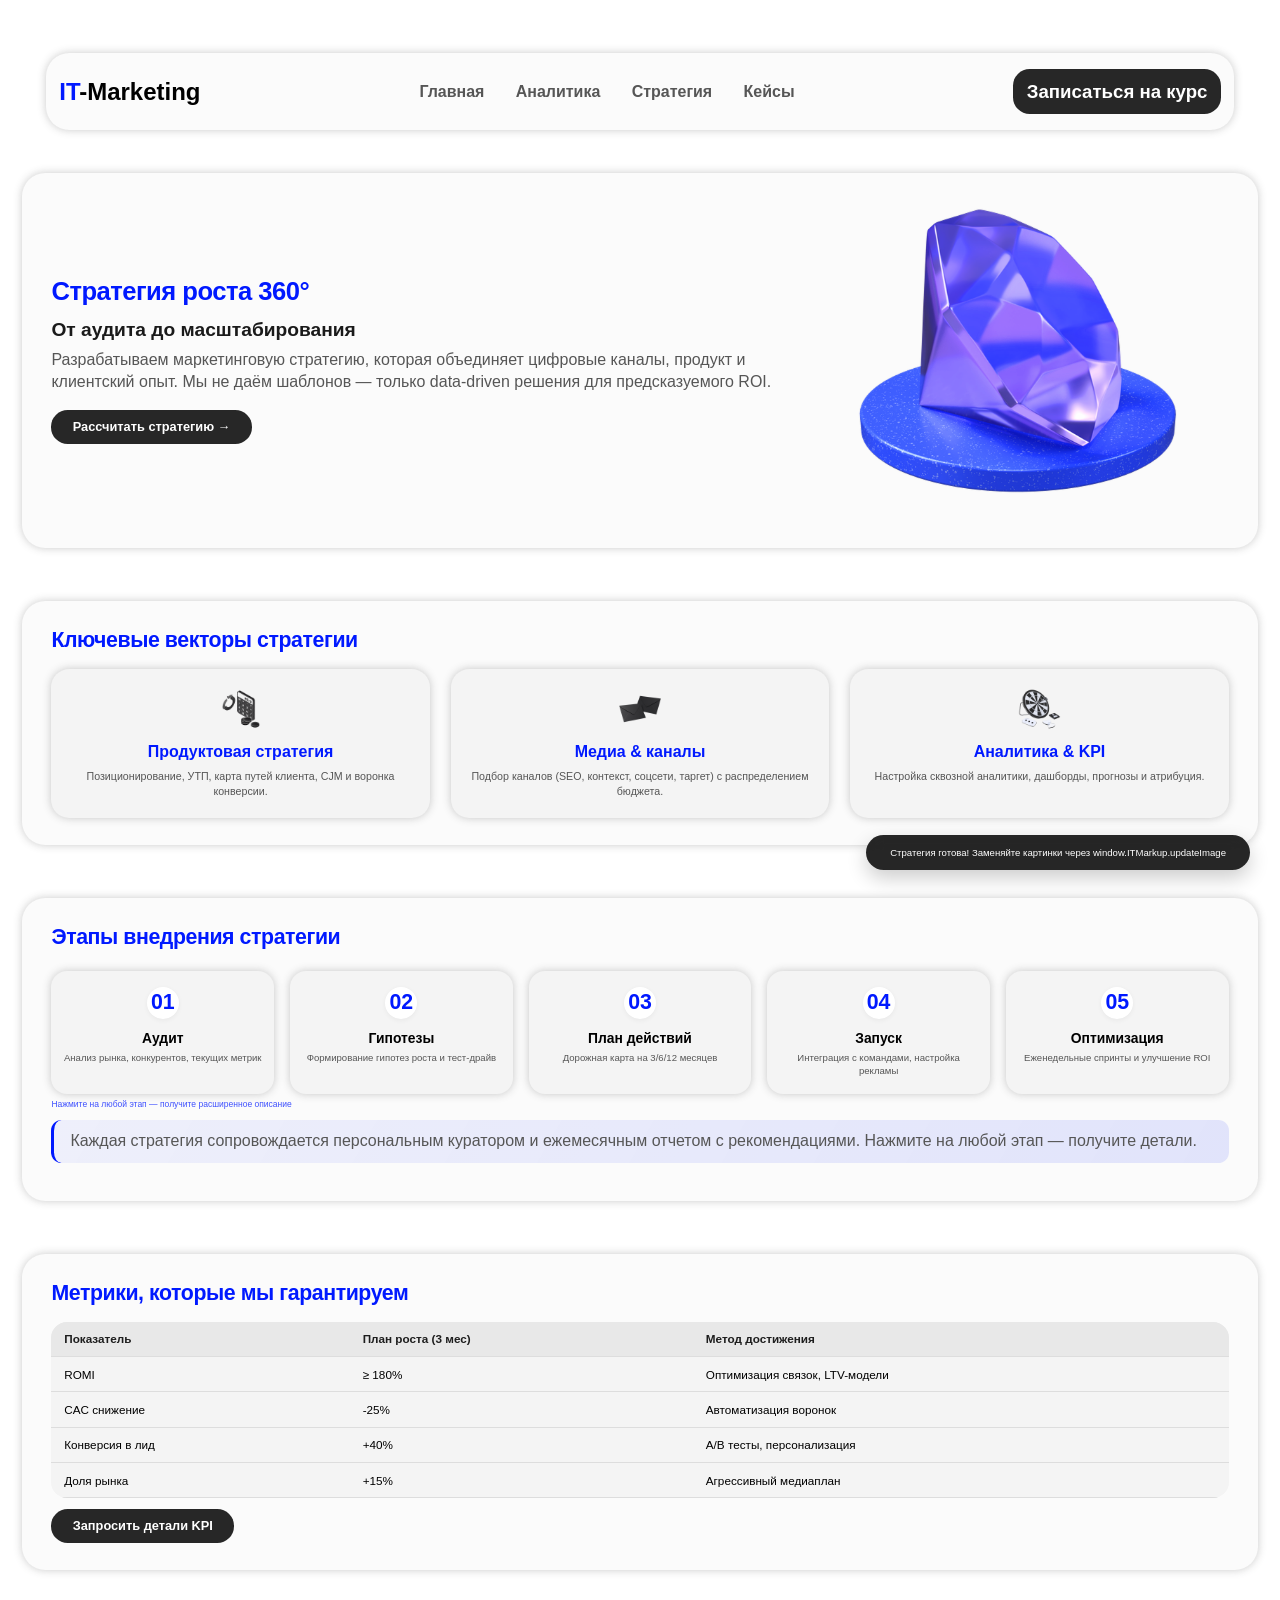
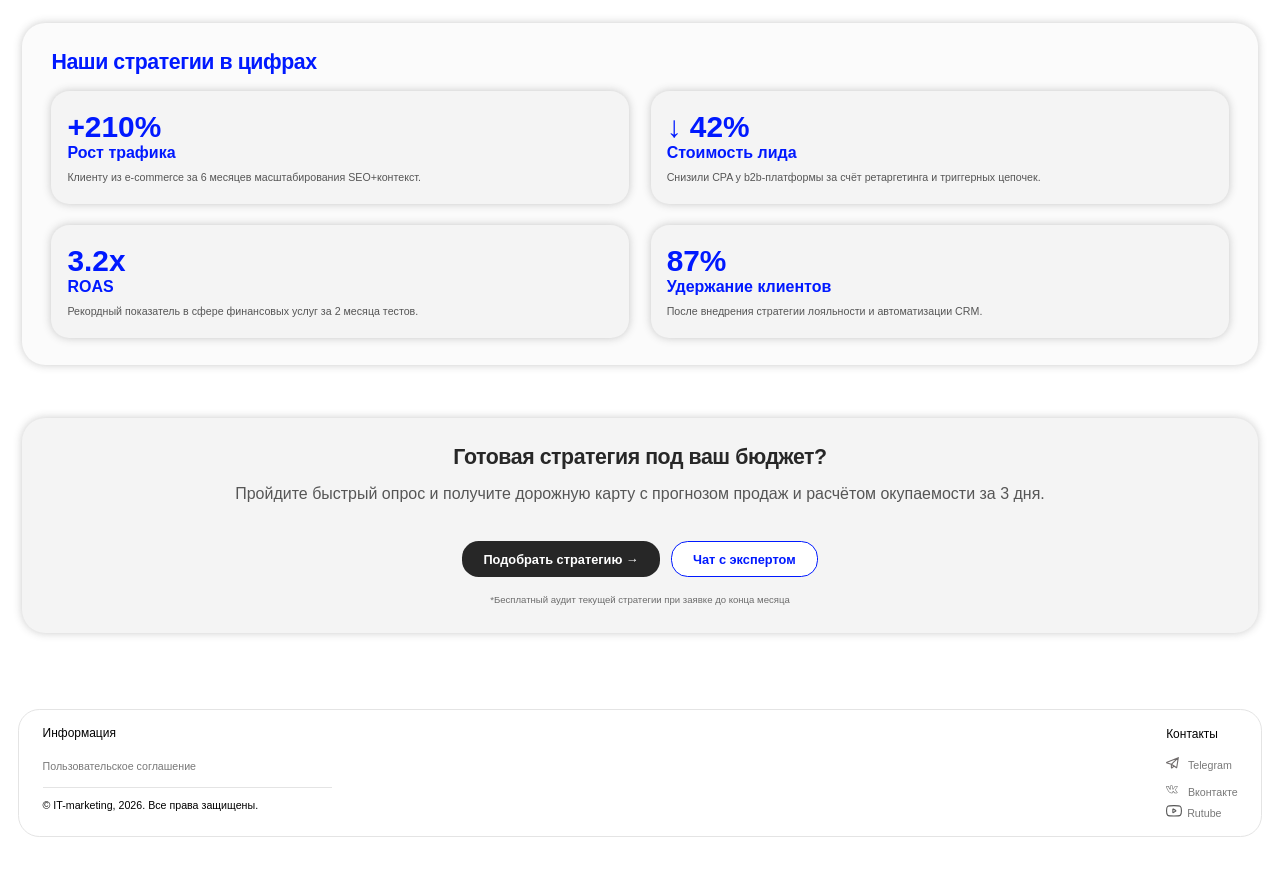
<file: index3.html>
<!DOCTYPE html>
<html lang="en">
<head>
    <meta charset="UTF-8">
    <meta name="viewport" content="width=device-width, initial-scale=1.0">
    <link rel="stylesheet" href="./style3.css">
    <title>Document</title>
</head>
<body>
    <header class="header">
        <h1><span>IT</span>-Marketing</h1>
        <nav>
            <a href="index.html">Главная</a>
            <a href="index2.html">Аналитика</a>
            <a href="index3.html">Стратегия</a>
            <a href="index4.html">Кейсы</a>
        </nav>
        <button class="desktop-btn" data-modal-open>Записаться на курс </button>
        <!-- Бургер-меню -->
        <div class="burger-button">
            <div class="open-mobile-menu"></div>
        </div>
        <!-- Мобильное меню -->
        <div class="mobile-menu">
            <a href="index.html" class="mobile-nav-link">Главная</a>
            <a href="index2.html" class="mobile-nav-link">Аналитика </a>
            <a href="index3.html" class="mobile-nav-link">Стратегия </a>
            <a href="index4.html" class="mobile-nav-link">Кейсы</a>
            <button class="mobile-application-btn" data-modal-open>Записаться на курс</button>
        </div>
    </header>





 <div class="strategy-container">
    <!-- БЛОК 1: Вступление / Стратегический подход -->
    <div class="strategy-block" id="blockHero">
        <div style="display: flex; flex-wrap: wrap; align-items: center; gap: 2rem; justify-content: space-between;">
            <div style="flex: 1.4;">
                <h2 style="color: var(--primary-color); font-size: 2.4rem;">Стратегия роста 360°</h2>
                <h3 style="font-size: 1.8rem; margin: 0.75rem 0;">От аудита до масштабирования</h3>
                <p>Разрабатываем маркетинговую стратегию, которая объединяет цифровые каналы, продукт и клиентский опыт. Мы не даём шаблонов — только data-driven решения для предсказуемого ROI.</p>
                <button class="btn-strategy" data-action="calc">Рассчитать стратегию →</button>
            </div>
            <div style="flex: 0.8; text-align: center;">
                <img id="heroImage" class="custom-img" src="./src/img/16.png" viewBox='0 0 100 100'%3E%3Ccircle cx='100' cy='100' r='45' fill='%23f0f0ff'/%3E%3Cpath fill='%230019FF' d='M30,60 L45,35 L60,55 L75,40 L70,70 L30,70 Z' opacity='0.8'/%3E%3C/svg%3E" alt="Strategy" style="width: 30rem; height: 30rem; object-fit: contain;" data-img-key="hero">
            </div>
        </div>
    </div>

    <!-- БЛОК 2: Направления стратегии (3 карточки) -->
    <div class="strategy-block" id="blockDirections">
        <h2>Ключевые векторы стратегии</h2>
        <div class="grid-3cols" id="directionsGrid">
            <div class="strategy-card" data-card="prod">
                <img id="imgProduct" class="custom-img" src=./src/img/17.png fill='%230019FF' viewBox='10 10 60 60'%3E%3Cpath d='M12 2L2 7l10 5 10-5-10-5zM2 17l10 5 10-5M2 12l10 5 10-5'/%3E%3C/svg%3E" alt="product">
                <h4>Продуктовая стратегия</h4>
                <p>Позиционирование, УТП, карта путей клиента, CJM и воронка конверсии.</p>
            </div>
            <div class="strategy-card" data-card="media">
                <img id="imgMedia" class="custom-img" src=./src/img/18.png fill='%230019FF' viewBox='0 0 24 24'%3E%3Cpath d='M3 3h18v18H3zM7 7h10v10H7z'/%3E%3C/svg%3E" alt="media">
                <h4>Медиа & каналы</h4>
                <p>Подбор каналов (SEO, контекст, соцсети, таргет) с распределением бюджета.</p>
            </div>
            <div class="strategy-card" data-card="analytics">
                <img id="imgAnalytics" class="custom-img" src=./src/img/19.png fill='%230019FF' viewBox='0 0 24 24'%3E%3Cpath d='M12 8c-2.2 0-4 1.8-4 4s1.8 4 4 4 4-1.8 4-4-1.8-4-4-4zm0 10c-3.3 0-6-2.7-6-6s2.7-6 6-6 6 2.7 6 6-2.7 6-6 6z'/%3E%3C/svg%3E" alt="analytics">
                <h4>Аналитика & KPI</h4>
                <p>Настройка сквозной аналитики, дашборды, прогнозы и атрибуция.</p>
            </div>
        </div>
    </div>

    <!-- БЛОК 3: Этапы разработки (кликабельный функционал) -->
    <div class="strategy-block" id="blockStages">
        <h2>Этапы внедрения стратегии</h2>
        <div class="stages-list" id="stagesContainer">
            <div class="stage-item" data-stage="01"><div class="stage-num">01</div><h4>Аудит</h4><p>Анализ рынка, конкурентов, текущих метрик</p></div>
            <div class="stage-item" data-stage="02"><div class="stage-num">02</div><h4>Гипотезы</h4><p>Формирование гипотез роста и тест-драйв</p></div>
            <div class="stage-item" data-stage="03"><div class="stage-num">03</div><h4>План действий</h4><p>Дорожная карта на 3/6/12 месяцев</p></div>
            <div class="stage-item" data-stage="04"><div class="stage-num">04</div><h4>Запуск</h4><p>Интеграция с командами, настройка рекламы</p></div>
            <div class="stage-item" data-stage="05"><div class="stage-num">05</div><h4>Оптимизация</h4><p>Еженедельные спринты и улучшение ROI</p></div>
        </div>
        <div class="highlight-text" id="dynamicStageDesc">
            <p> Каждая стратегия сопровождается персональным куратором и ежемесячным отчетом с рекомендациями. Нажмите на любой этап — получите детали.</p>
        </div>
    </div>

    <!-- БЛОК 4: Метрики эффективности -->
    <div class="strategy-block">
        <h2>Метрики, которые мы гарантируем</h2>
        <table class="metrics-table" id="metricsTable">
            <thead><tr><th>Показатель</th><th>План роста (3 мес)</th><th>Метод достижения</th></tr></thead>
            <tbody>
                <tr><td>ROMI</td><td>≥ 180%</td><td>Оптимизация связок, LTV-модели</td></tr>
                <tr><td>CAC снижение</td><td>-25%</td><td>Автоматизация воронок</td></tr>
                <tr><td>Конверсия в лид</td><td>+40%</td><td>A/B тесты, персонализация</td></tr>
                <tr><td>Доля рынка</td><td>+15%</td><td>Агрессивный медиаплан</td></tr>
            </tbody>
        </table>
        <button class="btn-strategy" data-action="kpiRequest" style="margin-top: 1rem;">Запросить детали KPI</button>
    </div>

    <!-- БЛОК 5: Кейсы / Преимущества работы -->
    <div class="strategy-block">
        <h2>Наши стратегии в цифрах</h2>
        <div class="grid-2cols" id="casesGrid">
            <div class="strategy-card" style="text-align: left; display: flex; flex-direction: column; align-items: flex-start;">
                <span style="font-size: 2.8rem; font-weight: 800; color: var(--primary-color);">+210%</span>
                <h4>Рост трафика</h4>
                <p>Клиенту из e-commerce за 6 месяцев масштабирования SEO+контекст.</p>
            </div>
            <div class="strategy-card" style="text-align: left;">
                <span style="font-size: 2.8rem; font-weight: 800; color: var(--primary-color);">↓ 42%</span>
                <h4>Стоимость лида</h4>
                <p>Снизили CPA у b2b-платформы за счёт ретаргетинга и триггерных цепочек.</p>
            </div>
            <div class="strategy-card" style="text-align: left;">
                <span style="font-size: 2.8rem; font-weight: 800; color: var(--primary-color);">3.2x</span>
                <h4>ROAS</h4>
                <p>Рекордный показатель в сфере финансовых услуг за 2 месяца тестов.</p>
            </div>
            <div class="strategy-card" style="text-align: left;">
                <span style="font-size: 2.8rem; font-weight: 800; color: var(--primary-color);">87%</span>
                <h4>Удержание клиентов</h4>
                <p>После внедрения стратегии лояльности и автоматизации CRM.</p>
            </div>
        </div>
    </div>

    <!-- БЛОК 6: Формат сотрудничества -->
    <div class="strategy-block" style="background: #f4f4f4; text-align: center;">
        <h2 style="color: var(--secondary-color);">Готовая стратегия под ваш бюджет?</h2>
        <p style="max-width: 80%; margin: 0.5rem auto;">Пройдите быстрый опрос и получите дорожную карту с прогнозом продаж и расчётом окупаемости за 3 дня.</p>
        <div style="display: flex; flex-wrap: wrap; justify-content: center; gap: 1rem; margin-top: 1.8rem;">
            <button class="btn-strategy" data-action="selectStrategy">Подобрать стратегию →</button>
            <button class="btn-strategy" data-action="chatExpert" style="background: #fff; color: #0019FF; border: 1px solid #0019FF;">Чат с экспертом</button>
        </div>
        <p style="font-size: 0.9rem; margin-top: 1.5rem; color: #6c6c6c;">*Бесплатный аудит текущей стратегии при заявке до конца месяца</p>
    </div>
</div>

<div id="toastMsg" class="toast-notify"></div>






    <footer>
        <div class="info">
            <b>Информация</b>
            <a href="#">Пользовательское соглашение</a>
            <p>© IT-marketing, 2026. Все права защищены.</p>
        </div>
        <div class="contacts">
            <b>Контакты</b>
            <div class="links">
                <div class="TG">
                    <svg width="18" height="16" viewBox="0 0 18 16" fill="none" xmlns="http://www.w3.org/2000/svg">
                    <path d="M16.7509 0.75L1.42289 7.123C1.02789 7.287 0.830889 7.37 0.779889 7.477C0.757785 7.52274 0.747657 7.57334 0.750456 7.62407C0.753254 7.67479 0.768887 7.72397 0.79589 7.767C0.85889 7.867 1.06389 7.927 1.47589 8.048L7.25089 9.75M16.7509 0.75L14.6859 13.799C14.6459 14.053 14.6259 14.18 14.5589 14.249C14.5306 14.2798 14.4961 14.3044 14.4577 14.3211C14.4193 14.3378 14.3778 14.3463 14.3359 14.346C14.2389 14.346 14.1309 14.274 13.9149 14.13L10.9849 12.174M16.7509 0.75L7.25089 9.75M7.25089 9.75L7.40689 14.05C7.40689 14.384 7.40689 14.551 7.47589 14.635C7.53589 14.709 7.62589 14.751 7.72189 14.75C7.83189 14.749 7.96189 14.642 8.22189 14.43L10.9849 12.174M7.25089 9.75L10.9849 12.174" stroke="#6F6B6B" stroke-width="1.5" stroke-linecap="round" stroke-linejoin="round"/>
                    </svg>
                    <a href="https://telegram.org" target="_blank">Telegram</a>
                </div>
                <div class="VK">
                    <svg width="16" height="11" viewBox="0 0 16 11" fill="none" xmlns="http://www.w3.org/2000/svg">
                    <path d="M0 1.45312C0 0.859375 0.40625 0.625 0.90625 0.59375L3.23438 0.609375C3.375 0.609375 3.5 0.703125 3.54688 0.84375C4.07812 2.5625 4.73438 3.625 5.51562 4.82812C5.5625 4.92188 5.64062 4.96875 5.71875 4.96875C5.78125 4.96875 5.84375 4.9375 5.89062 4.85938L5.9375 4.6875L5.95312 1.98438C5.95312 1.59375 5.76562 1.53125 5.32812 1.46875C5.15625 1.4375 5.04688 1.28125 5.04688 1.125C5.04688 1.09375 5.04688 1.0625 5.0625 1.03125C5.28125 0.359375 5.96875 0.015625 6.9375 0.015625L7.8125 0C8.53125 0 9.1875 0.3125 9.1875 1.23438V4.78125C9.25 4.82812 9.3125 4.85938 9.39062 4.85938C9.51562 4.85938 9.67188 4.78125 9.79688 4.57812C10.6094 3.4375 11.5312 2.07812 11.6562 1.35938C11.6562 1.32812 11.6719 1.3125 11.6875 1.28125C11.8594 0.9375 12.2969 0.703125 12.4844 0.640625C12.5156 0.625 12.5625 0.609375 12.625 0.609375H15.0469L15.2031 0.625C15.4375 0.625 15.6094 0.78125 15.6875 0.921875C15.8281 1.14062 15.7969 1.375 15.8125 1.46875V1.57812C15.5781 3 13.9531 4.59375 13.2656 5.625C13.1719 5.75 13.125 5.85938 13.125 5.96875C13.125 6.0625 13.1719 6.15625 13.25 6.25L15.5312 9.125C15.6562 9.29688 15.7188 9.5 15.7188 9.67188C15.7188 10.1875 15.2344 10.4844 14.7656 10.5312L14.5 10.5469H12.125C12.0781 10.5469 12.0469 10.5625 12 10.5625C11.7344 10.5625 11.5156 10.4219 11.3594 10.2656C10.8594 9.65625 10.375 9.03125 9.89062 8.42188C9.79688 8.29688 9.76562 8.28125 9.67188 8.21875C9.5625 8.67188 9.46875 9.14062 9.35938 9.60938L9.3125 9.875C9.23438 10.1562 9.03125 10.4531 8.65625 10.5312L8.4375 10.5469H6.90625C4.20312 10.5469 1.78125 6.70312 0.078125 1.90625C0.03125 1.78125 0 1.60938 0 1.45312ZM9.39062 5.5C8.98438 5.5 8.53125 5.26562 8.53125 4.82812V1.23438C8.53125 0.8125 8.34375 0.65625 7.82812 0.65625L6.9375 0.6875C6.4375 0.6875 6.15625 0.765625 5.92188 0.921875C6.28125 1.09375 6.60938 1.32812 6.60938 1.98438V4.73438C6.5625 5.28125 6.10938 5.64062 5.67188 5.64062C5.375 5.64062 5.10938 5.46875 4.95312 5.1875C4.25 4.125 3.65625 3.125 3.14062 1.6875L3 1.28125L0.921875 1.26562C0.640625 1.26562 0.671875 1.28125 0.671875 1.42188C0.671875 1.51562 0.6875 1.64062 0.703125 1.71875L1.03125 2.59375C2.73438 7 4.875 9.89062 6.90625 9.89062H8.46875C8.6875 9.89062 8.67188 9.625 8.71875 9.46875L9.01562 8.09375C9.07812 7.95312 9.125 7.82812 9.23438 7.71875C9.35938 7.59375 9.5 7.54688 9.64062 7.54688C9.9375 7.54688 10.2188 7.78125 10.4062 8L11.7344 9.6875C11.8438 9.85938 11.9375 9.89062 12 9.89062H14.5781C14.8281 9.89062 15.0469 9.8125 15.0469 9.65625C15.0469 9.60938 15.0312 9.54688 15 9.5L12.7344 6.67188C12.5469 6.4375 12.4688 6.20312 12.4688 5.96875C12.4688 5.71875 12.5625 5.46875 12.7188 5.25C13.375 4.26562 14.7812 2.85938 15.1094 1.70312L15.1562 1.5C15.1406 1.42188 15.1406 1.35938 15.125 1.28125H12.6719C12.5156 1.34375 12.3906 1.4375 12.2969 1.5625L12.2031 1.85938C11.8438 2.85938 10.8594 4.23438 10.1562 5.1875C9.92188 5.40625 9.65625 5.5 9.39062 5.5Z" fill="#565656"/>
                    </svg>
                    <a href="https://vk.ru" target="_blank">Вконтакте</a>
                </div>
                <div class="Rutube">
                    <svg width="22" height="16" viewBox="0 0 22 16" fill="none" xmlns="http://www.w3.org/2000/svg">
                    <path d="M0.75 7.75C0.75 4.45 0.75 2.8 2.214 1.775C3.68 0.75 6.036 0.75 10.75 0.75C15.464 0.75 17.821 0.75 19.285 1.775C20.749 2.8 20.75 4.45 20.75 7.75C20.75 11.05 20.75 12.7 19.285 13.725C17.822 14.75 15.464 14.75 10.75 14.75C6.036 14.75 3.679 14.75 2.214 13.725C0.749 12.7 0.75 11.05 0.75 7.75Z" stroke="#565656" stroke-width="1.5" stroke-linecap="round" stroke-linejoin="round"/>
                    <path d="M9.25 5.65789V9.84189C9.25027 9.89574 9.26113 9.949 9.28198 9.99864C9.30283 10.0483 9.33325 10.0933 9.3715 10.1312C9.40976 10.1691 9.45511 10.1991 9.50495 10.2194C9.5548 10.2398 9.60816 10.2502 9.662 10.2499C9.74314 10.2509 9.82266 10.2272 9.89001 10.1819L13.065 8.10789C13.1215 8.07132 13.168 8.02125 13.2003 7.96221C13.2326 7.90316 13.2496 7.837 13.2499 7.76971C13.2502 7.70241 13.2337 7.6361 13.202 7.57677C13.1702 7.51744 13.1242 7.46696 13.068 7.42989L9.893 5.31989C9.80224 5.25913 9.69118 5.23661 9.58391 5.2572C9.47664 5.27779 9.38182 5.33984 9.32 5.42989C9.27403 5.49701 9.24961 5.57654 9.25 5.65789Z" stroke="#565656" stroke-width="1.5" stroke-linecap="round" stroke-linejoin="round"/>
                    </svg>
                    <a href="https://rutube.ru" target="_blank">Rutube</a>
                </div>
            </div>
        </div>
    </footer>










<!-- Модальное окно -->
<div class="modal-overlay" id="modalOverlay">
    <div class="modal-container">
        <!-- Состояние формы (по умолчанию) -->
        <div id="formState">
            <div class="modal-header">
                <h2>Запись на <span>курс</span></h2>
                <div class="modal-close" id="closeModalBtn">
                    <svg viewBox="0 0 24 24" fill="none" stroke="currentColor" stroke-width="2">
                        <path d="M18 6L6 18M6 6l12 12"/>
                    </svg>
                </div>
            </div>
            <div class="modal-body">
                <!-- Преимущества -->
                <div class="benefits-list">
                    <div class="benefit-item">
                        <svg viewBox="0 0 24 24" fill="none" stroke="currentColor" stroke-width="2">
                            <polyline points="20 6 9 17 4 12"/>
                        </svg>
                        <span>Доступ к 50+ кейсам</span>
                    </div>
                    <div class="benefit-item">
                        <svg viewBox="0 0 24 24" fill="none" stroke="currentColor" stroke-width="2">
                            <polyline points="20 6 9 17 4 12"/>
                        </svg>
                        <span>Личный наставник</span>
                    </div>
                    <div class="benefit-item">
                        <svg viewBox="0 0 24 24" fill="none" stroke="currentColor" stroke-width="2">
                            <polyline points="20 6 9 17 4 12"/>
                        </svg>
                        <span>Рассрочка 0%</span>
                    </div>
                </div>

                <!-- Форма -->
                <form id="applicationForm">
                    <div class="form-row">
                        <div class="form-group">
                            <label>Ваше имя <span class="required">*</span></label>
                            <input type="text" id="nameInput" placeholder="Александр">
                            <div class="error-text" id="nameError">Пожалуйста, укажите имя</div>
                        </div>
                        <div class="form-group">
                            <label>Город</label>
                            <input type="text" id="cityInput" placeholder="Москва">
                        </div>
                    </div>

                    <div class="form-row">
                        <div class="form-group">
                            <label>Телефон <span class="required">*</span></label>
                            <input type="tel" id="phoneInput" placeholder="+7 (999) 123-45-67">
                            <div class="error-text" id="phoneError">Укажите корректный номер телефона</div>
                        </div>
                        <div class="form-group">
                            <label>Email <span class="required">*</span></label>
                            <input type="email" id="emailInput" placeholder="alex@example.com">
                            <div class="error-text" id="emailError">Укажите корректный email</div>
                        </div>
                    </div>

                    <div class="form-group">
                        <label>Выберите тариф</label>
                        <select id="tariffSelect">
                            <option value="Базовый — 9 900 ₽">Базовый — 9 900 ₽</option>
                            <option value="Профессиональный — 19 900 ₽" selected>Профессиональный — 19 900 ₽</option>
                            <option value="Бизнес — 39 900 ₽">Бизнес — 39 900 ₽</option>
                        </select>
                    </div>

                    <div class="form-group">
                        <label>Комментарий (по желанию)</label>
                        <textarea id="commentInput" rows="2" placeholder="Расскажите о ваших задачах..."></textarea>
                    </div>

                    <div class="checkbox-group">
                        <input type="checkbox" id="agreeCheckbox">
                        <label for="agreeCheckbox">
                            Я согласен с <a href="#">условиями обработки персональных данных</a> и подтверждаю свое совершеннолетие
                        </label>
                    </div>

                    <button type="submit" class="submit-btn" id="submitFormBtn">Отправить заявку</button>
                </form>
            </div>
        </div>

        <!-- Состояние успеха (изначально скрыто) -->
        <div id="successState" style="display: none;">
            <div class="modal-header">
                <h2>Запись на <span>курс</span></h2>
                <div class="modal-close" id="closeSuccessBtn">
                    <svg viewBox="0 0 24 24" fill="none" stroke="currentColor" stroke-width="2">
                        <path d="M18 6L6 18M6 6l12 12"/>
                    </svg>
                </div>
            </div>
            <div class="modal-body">
                <div class="success-message">
                    <svg viewBox="0 0 24 24" fill="none" stroke="currentColor" stroke-width="2">
                        <path d="M22 11.08V12a10 10 0 1 1-5.93-9.14" stroke-linecap="round"/>
                        <polyline points="22 4 12 14.01 9 11.01" stroke-linecap="round"/>
                    </svg>
                    <h3>Заявка принята!</h3>
                    <p>Мы свяжемся с вами в ближайшее время для уточнения деталей и подбора удобной даты старта.</p>
                    <button id="closeSuccessStateBtn">Закрыть окно</button>
                </div>
            </div>
        </div>
    </div>
</div>











</body>
<script src="./script3.js"></script>
</html>
</file>
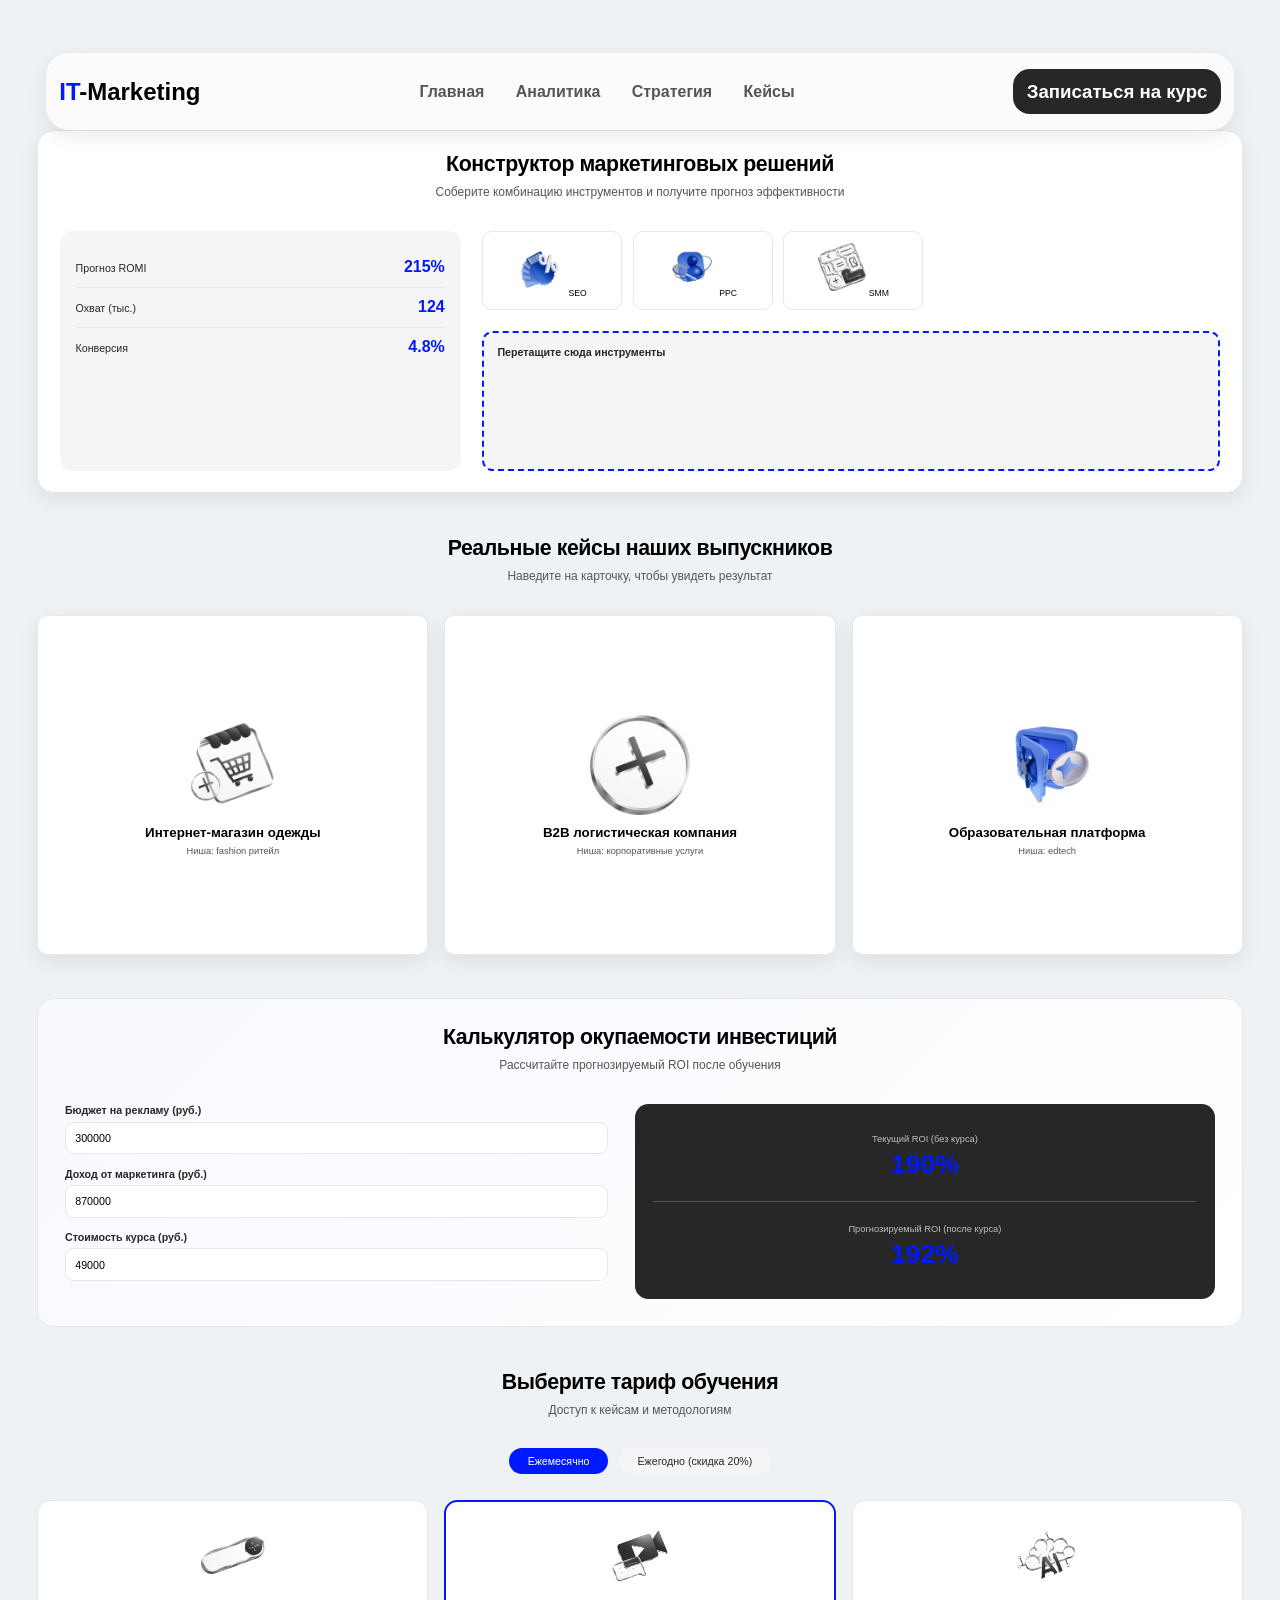
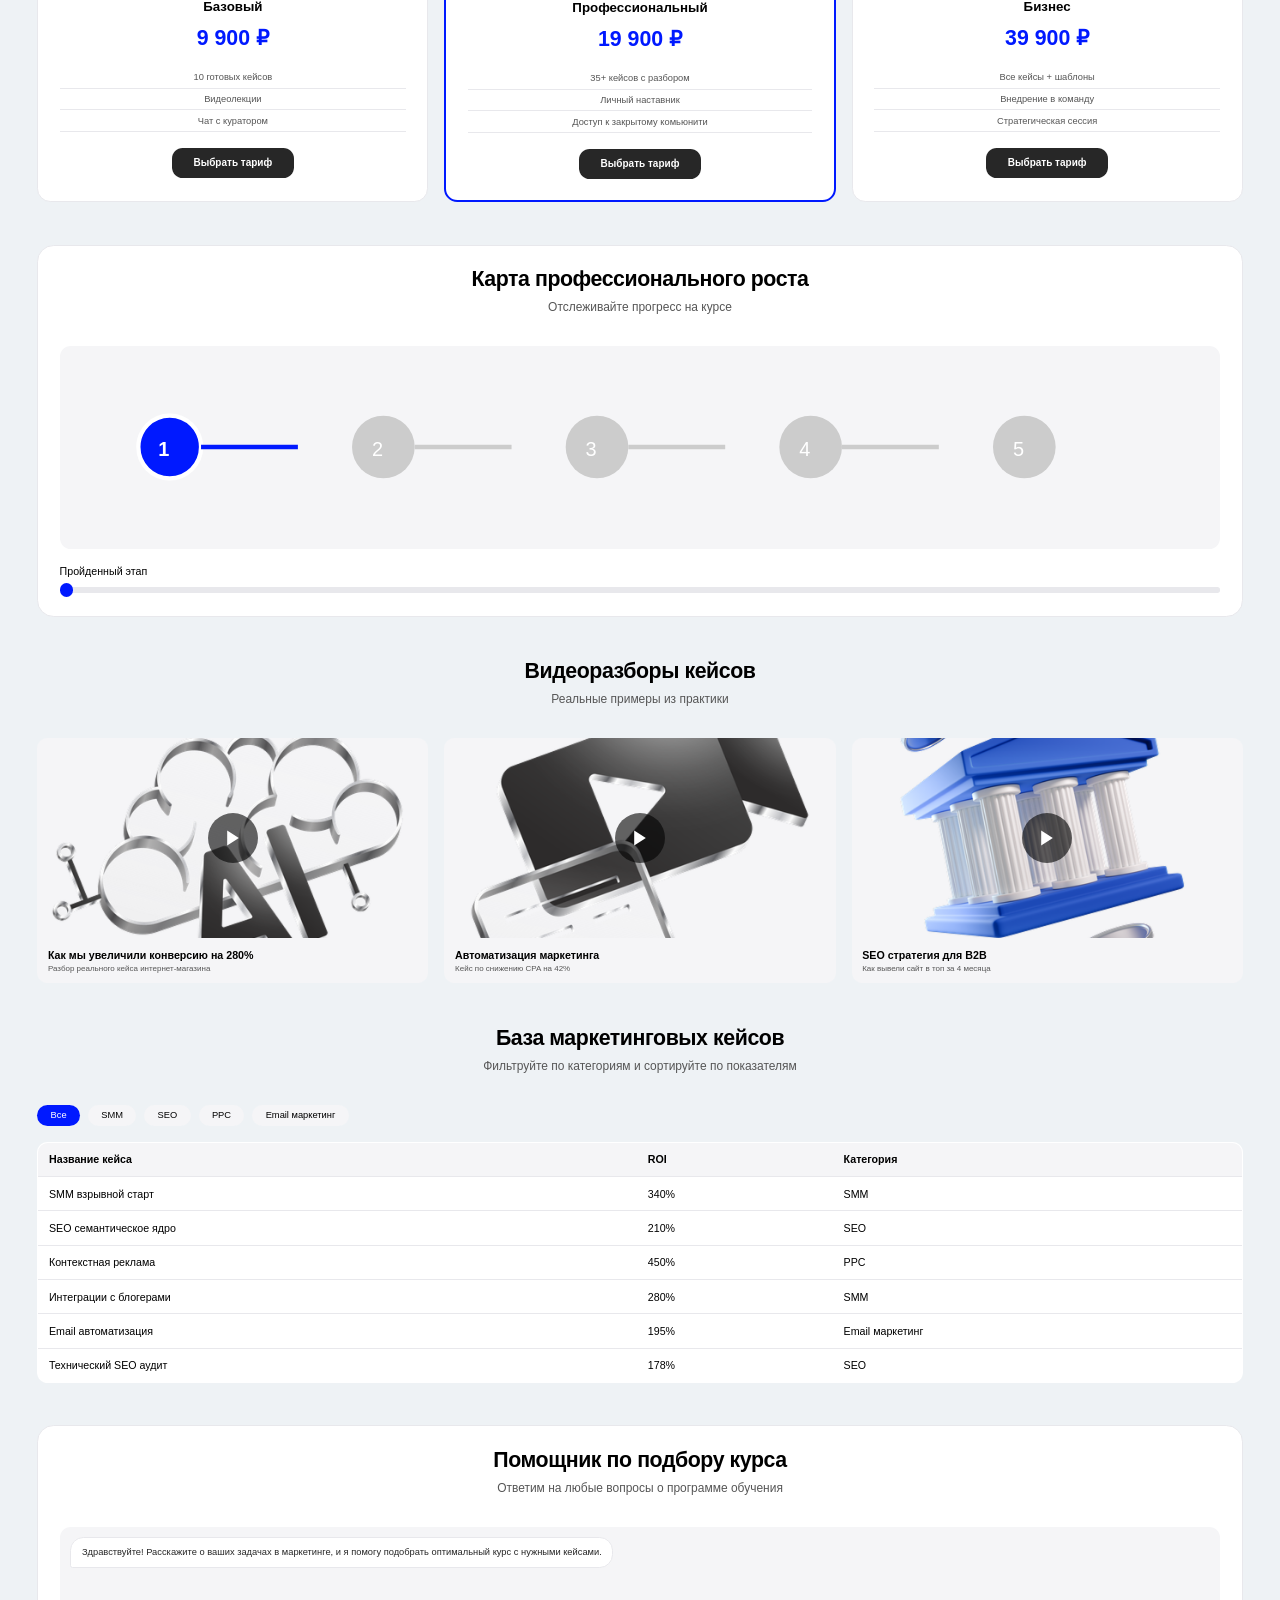
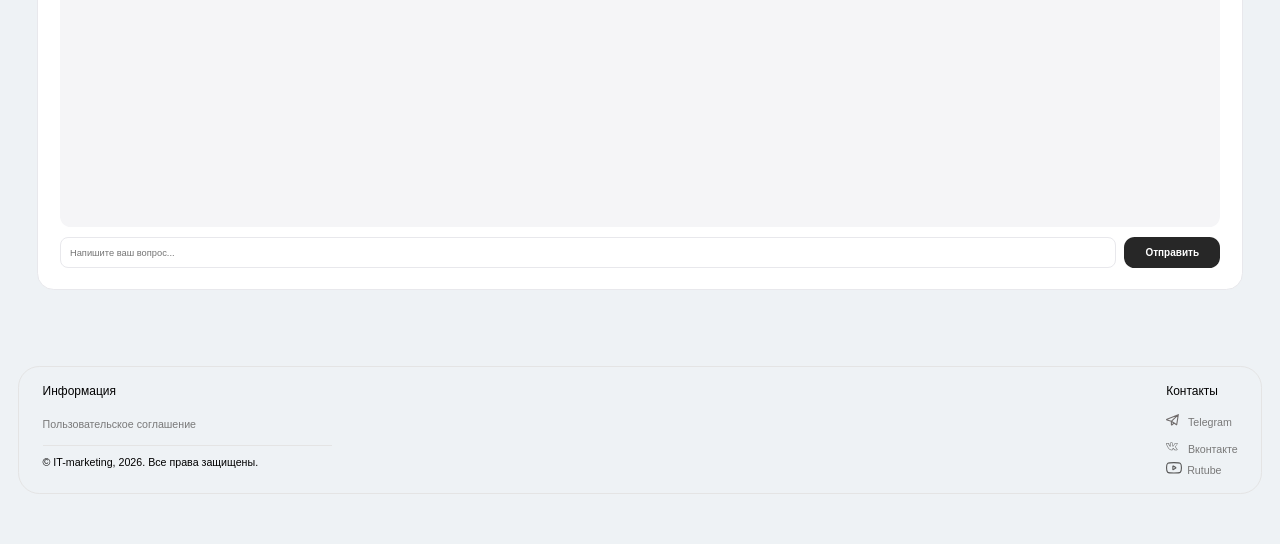
<file: index4.html>
<!DOCTYPE html>
<html lang="en">
<head>
    <meta charset="UTF-8">
    <meta name="viewport" content="width=device-width, initial-scale=1.0">
    <link rel="stylesheet" href="./style4.css">
    <title>Document</title>
</head>
<body>
    <header class="header">
        <h1><span>IT</span>-Marketing</h1>
        <nav>
            <a href="index.html">Главная</a>
            <a href="index2.html">Аналитика</a>
            <a href="index3.html">Стратегия</a>
            <a href="index4.html">Кейсы</a>
        </nav>
        <button class="desktop-btn">Записаться на курс </button>
        <!-- Бургер-меню -->
        <div class="burger-button">
            <div class="open-mobile-menu"></div>
        </div>
        <!-- Мобильное меню -->
        <div class="mobile-menu">
            <a href="index.html" class="mobile-nav-link">Главная</a>
            <a href="index2.html" class="mobile-nav-link">Аналитика </a>
            <a href="index3.html" class="mobile-nav-link">Стратегия </a>
            <a href="index4.html" class="mobile-nav-link">Кейсы</a>
            <button class="mobile-application-btn">Записаться на курс</button>
        </div>
    </header>







<div class="container">

    <!-- БЛОК 1: ИНТЕРАКТИВНЫЙ КОНСТРУКТОР КЕЙСОВ -->
    <div class="block-constructor">
        <div class="section-header">
            <h2>Конструктор маркетинговых решений</h2>
            <p>Соберите комбинацию инструментов и получите прогноз эффективности</p>
        </div>
        <div class="constructor-grid">
            <div class="constructor-metrics">
                <div class="metric-row">
                    <span class="metric-label">Прогноз ROMI</span>
                    <span class="metric-value" id="romiValue">215%</span>
                </div>
                <div class="metric-row">
                    <span class="metric-label">Охват (тыс.)</span>
                    <span class="metric-value" id="reachValue">124</span>
                </div>
                <div class="metric-row">
                    <span class="metric-label">Конверсия</span>
                    <span class="metric-value" id="convValue">4.8%</span>
                </div>
            </div>
            <div class="constructor-cases">
                <div class="cases-palette" id="dragSource">
                    <div class="drag-case" draggable="true" data-name="SEO оптимизация" data-romi="+18">
                        <img src="./src/img/20.png" alt="SEO">
                        <span>SEO</span>
                    </div>
                    <div class="drag-case" draggable="true" data-name="Контекстная реклама" data-romi="+25">
                        <img src="./src/img/21.png" alt="PPC">
                        <span>PPC</span>
                    </div>
                    <div class="drag-case" draggable="true" data-name="SMM продвижение" data-romi="+15">
                        <img src="./src/img/22.png" alt="SMM">
                        <span>SMM</span>
                    </div>
                </div>
                <div class="drop-zone" id="dropZone">
                    <div class="drop-zone-title">Перетащите сюда инструменты</div>
                    <div class="dropped-items" id="droppedList"></div>
                </div>
            </div>
        </div>
    </div>

    <!-- БЛОК 2: FLIP-КАРТОЧКИ КЕЙСОВ -->
    <div class="block-flip">
        <div class="section-header">
            <h2>Реальные кейсы наших выпускников</h2>
            <p>Наведите на карточку, чтобы увидеть результат</p>
        </div>
        <div class="flip-grid">
            <div class="flip-card">
                <div class="flip-inner">
                    <div class="flip-front">
                        <img src="./src/img/24.png" alt="Кейс 1">
                        <h3>Интернет-магазин одежды</h3>
                        <p>Ниша: fashion ритейл</p>
                    </div>
                    <div class="flip-back">
                        <div class="flip-metric">+340%</div>
                        <p>Рост продаж за 3 месяца</p>
                        <p style="margin-top:0.5rem; font-size:0.8rem">ROI 487%</p>
                    </div>
                </div>
            </div>
            <div class="flip-card">
                <div class="flip-inner">
                    <div class="flip-front">
                        <img src="./src/img/25.png" alt="Кейс 2">
                        <h3>B2B логистическая компания</h3>
                        <p>Ниша: корпоративные услуги</p>
                    </div>
                    <div class="flip-back">
                        <div class="flip-metric">-42%</div>
                        <p>Снижение CPA</p>
                        <p style="margin-top:0.5rem; font-size:0.8rem">+210 лидов ежемесячно</p>
                    </div>
                </div>
            </div>
            <div class="flip-card">
                <div class="flip-inner">
                    <div class="flip-front">
                        <img src="./src/img/27.png" alt="Кейс 3">
                        <h3>Образовательная платформа</h3>
                        <p>Ниша: edtech</p>
                    </div>
                    <div class="flip-back">
                        <div class="flip-metric">1500+</div>
                        <p>Регистраций за неделю</p>
                        <p style="margin-top:0.5rem; font-size:0.8rem">CPA снижен на 35%</p>
                    </div>
                </div>
            </div>
        </div>
    </div>

    <!-- БЛОК 3: КАЛЬКУЛЯТОР ROI -->
    <div class="block-roi">
        <div class="section-header">
            <h2>Калькулятор окупаемости инвестиций</h2>
            <p>Рассчитайте прогнозируемый ROI после обучения</p>
        </div>
        <div class="roi-grid">
            <div class="roi-inputs">
                <div class="input-field">
                    <label>Бюджет на рекламу (руб.)</label>
                    <input type="number" id="budgetInput" value="300000">
                </div>
                <div class="input-field">
                    <label>Доход от маркетинга (руб.)</label>
                    <input type="number" id="revenueInput" value="870000">
                </div>
                <div class="input-field">
                    <label>Стоимость курса (руб.)</label>
                    <input type="number" id="courseInput" value="49000">
                </div>
            </div>
            <div class="roi-results">
                <div class="result-item">
                    <div class="result-label">Текущий ROI (без курса)</div>
                    <div class="result-number" id="roiCurrent">190%</div>
                </div>
                <div class="result-divider"></div>
                <div class="result-item">
                    <div class="result-label">Прогнозируемый ROI (после курса)</div>
                    <div class="result-number" id="roiAfter">245%</div>
                </div>
            </div>
        </div>
    </div>

    <!-- БЛОК 4: ТАРИФЫ С ПЕРЕКЛЮЧЕНИЕМ -->
    <div class="block-pricing">
        <div class="section-header">
            <h2>Выберите тариф обучения</h2>
            <p>Доступ к кейсам и методологиям</p>
        </div>
        <div class="pricing-toggle">
            <div class="toggle-btn active" data-period="month">Ежемесячно</div>
            <div class="toggle-btn" data-period="year">Ежегодно (скидка 20%)</div>
        </div>
        <div class="pricing-grid">
            <div class="price-card">
                <img src="./src/img/26.png" alt="Базовый">
                <h3>Базовый</h3>
                <div class="price-value" data-month="9900" data-year="79000">9 900 ₽</div>
                <ul class="price-features">
                    <li>10 готовых кейсов</li>
                    <li>Видеолекции</li>
                    <li>Чат с куратором</li>
                </ul>
                <button>Выбрать тариф</button>
            </div>
            <div class="price-card highlight">
                <img src="./src/img/28.png" alt="Профессиональный">
                <h3>Профессиональный</h3>
                <div class="price-value" data-month="19900" data-year="159000">19 900 ₽</div>
                <ul class="price-features">
                    <li>35+ кейсов с разбором</li>
                    <li>Личный наставник</li>
                    <li>Доступ к закрытому комьюнити</li>
                </ul>
                <button>Выбрать тариф</button>
            </div>
            <div class="price-card">
                <img src="./src/img/29.png" alt="Бизнес">
                <h3>Бизнес</h3>
                <div class="price-value" data-month="39900" data-year="319000">39 900 ₽</div>
                <ul class="price-features">
                    <li>Все кейсы + шаблоны</li>
                    <li>Внедрение в команду</li>
                    <li>Стратегическая сессия</li>
                </ul>
                <button>Выбрать тариф</button>
            </div>
        </div>
    </div>

    <!-- БЛОК 5: ИНТЕРАКТИВНЫЙ РОУДМЭП -->
    <div class="block-roadmap">
        <div class="section-header">
            <h2>Карта профессионального роста</h2>
            <p>Отслеживайте прогресс на курсе</p>
        </div>
        <div class="roadmap-svg">
            <svg width="100%" height="180" viewBox="0 0 800 120" preserveAspectRatio="xMidYMid meet">
                <circle cx="70" cy="60" r="22" fill="var(--primary-color)" stroke="white" stroke-width="3" id="step1"/>
                <text x="62" y="66" fill="white" font-size="14" font-weight="bold">1</text>
                <line x1="92" y1="60" x2="160" y2="60" stroke="var(--primary-color)" stroke-width="3" id="line1"/>
                <circle cx="220" cy="60" r="22" fill="#ccc" id="step2"/>
                <text x="212" y="66" fill="white" font-size="14">2</text>
                <line x1="242" y1="60" x2="310" y2="60" stroke="#ccc" stroke-width="3" id="line2"/>
                <circle cx="370" cy="60" r="22" fill="#ccc" id="step3"/>
                <text x="362" y="66" fill="white" font-size="14">3</text>
                <line x1="392" y1="60" x2="460" y2="60" stroke="#ccc" stroke-width="3" id="line3"/>
                <circle cx="520" cy="60" r="22" fill="#ccc" id="step4"/>
                <text x="512" y="66" fill="white" font-size="14">4</text>
                <line x1="542" y1="60" x2="610" y2="60" stroke="#ccc" stroke-width="3" id="line4"/>
                <circle cx="670" cy="60" r="22" fill="#ccc" id="step5"/>
                <text x="662" y="66" fill="white" font-size="14">5</text>
            </svg>
        </div>
        <div class="roadmap-control">
            <span>Пройденный этап</span>
            <input type="range" min="0" max="5" step="1" value="0" class="roadmap-slider" id="roadmapSlider">
        </div>
    </div>

    <!-- БЛОК 6: ВИДЕО-ГАЛЕРЕЯ -->
    <div class="block-video">
        <div class="section-header">
            <h2>Видеоразборы кейсов</h2>
            <p>Реальные примеры из практики</p>
        </div>
        <div class="video-grid">
            <div class="video-card" data-video="https://www.youtube.com/embed/dQw4w9WgXcQ">
                <div class="video-thumb">
                    <img src="./src/img/29.png" alt="Видео 1">
                    <div class="video-play">
                        <svg width="20" height="20" viewBox="0 0 24 24" fill="white"><polygon points="5 3 19 12 5 21 5 3"/></svg>
                    </div>
                </div>
                <div class="video-info">
                    <h4>Как мы увеличили конверсию на 280%</h4>
                    <p>Разбор реального кейса интернет-магазина</p>
                </div>
            </div>
            <div class="video-card" data-video="https://www.youtube.com/embed/ScMzIvxBSi4">
                <div class="video-thumb">
                    <img src="./src/img/28.png" alt="Видео 2">
                    <div class="video-play">
                        <svg width="20" height="20" viewBox="0 0 24 24" fill="white"><polygon points="5 3 19 12 5 21 5 3"/></svg>
                    </div>
                </div>
                <div class="video-info">
                    <h4>Автоматизация маркетинга</h4>
                    <p>Кейс по снижению CPA на 42%</p>
                </div>
            </div>
            <div class="video-card" data-video="https://www.youtube.com/embed/3JZ_D3ELwOQ">
                <div class="video-thumb">
                    <img src="./src/img/30.png" alt="Видео 3">
                    <div class="video-play">
                        <svg width="20" height="20" viewBox="0 0 24 24" fill="white"><polygon points="5 3 19 12 5 21 5 3"/></svg>
                    </div>
                </div>
                <div class="video-info">
                    <h4>SEO стратегия для B2B</h4>
                    <p>Как вывели сайт в топ за 4 месяца</p>
                </div>
            </div>
        </div>
    </div>

    <!-- БЛОК 7: ТАБЛИЦА КЕЙСОВ С ФИЛЬТРАЦИЕЙ -->
    <div class="block-table">
        <div class="section-header">
            <h2>База маркетинговых кейсов</h2>
            <p>Фильтруйте по категориям и сортируйте по показателям</p>
        </div>
        <div class="table-filters" id="filterContainer">
            <div class="filter-chip active" data-tag="all">Все</div>
            <div class="filter-chip" data-tag="smm">SMM</div>
            <div class="filter-chip" data-tag="seo">SEO</div>
            <div class="filter-chip" data-tag="ppc">PPC</div>
            <div class="filter-chip" data-tag="email">Email маркетинг</div>
        </div>
        <table class="cases-table" id="casesTable">
            <thead>
                <tr>
                    <th data-sort="name">Название кейса</th>
                    <th data-sort="roi">ROI</th>
                    <th data-sort="category">Категория</th>
                </tr>
            </thead>
            <tbody id="tableBody">
                <tr data-tag="smm"><td>SMM взрывной старт</td><td>340%</td><td>SMM</td></tr>
                <tr data-tag="seo"><td>SEO семантическое ядро</td><td>210%</td><td>SEO</td></tr>
                <tr data-tag="ppc"><td>Контекстная реклама</td><td>450%</td><td>PPC</td></tr>
                <tr data-tag="smm"><td>Интеграции с блогерами</td><td>280%</td><td>SMM</td></tr>
                <tr data-tag="email"><td>Email автоматизация</td><td>195%</td><td>Email маркетинг</td></tr>
                <tr data-tag="seo"><td>Технический SEO аудит</td><td>178%</td><td>SEO</td></tr>
            </tbody>
        </table>
    </div>

    <!-- БЛОК 8: AI-АССИСТЕНТ -->
    <div class="block-assistant">
        <div class="section-header">
            <h2>Помощник по подбору курса</h2>
            <p>Ответим на любые вопросы о программе обучения</p>
        </div>
        <div class="assistant-chat" id="chatMessages">
            <div class="message bot">
                <div class="message-content">Здравствуйте! Расскажите о ваших задачах в маркетинге, и я помогу подобрать оптимальный курс с нужными кейсами.</div>
            </div>
        </div>
        <div class="assistant-input">
            <input type="text" id="chatInput" placeholder="Напишите ваш вопрос...">
            <button id="sendMessage">Отправить</button>
        </div>
    </div>

</div>

<!-- Модальное окно для видео -->
<div class="video-modal" id="videoModal">
    <div class="video-modal-content">
        <span class="modal-close">&times;</span>
        <iframe id="modalIframe" src="" frameborder="0" allowfullscreen></iframe>
    </div>
</div>





    <footer>
        <div class="info">
            <b>Информация</b>
            <a href="#">Пользовательское соглашение</a>
            <p>© IT-marketing, 2026. Все права защищены.</p>
        </div>
        <div class="contacts">
            <b>Контакты</b>
            <div class="links">
                <div class="TG">
                    <svg width="18" height="16" viewBox="0 0 18 16" fill="none" xmlns="http://www.w3.org/2000/svg">
                    <path d="M16.7509 0.75L1.42289 7.123C1.02789 7.287 0.830889 7.37 0.779889 7.477C0.757785 7.52274 0.747657 7.57334 0.750456 7.62407C0.753254 7.67479 0.768887 7.72397 0.79589 7.767C0.85889 7.867 1.06389 7.927 1.47589 8.048L7.25089 9.75M16.7509 0.75L14.6859 13.799C14.6459 14.053 14.6259 14.18 14.5589 14.249C14.5306 14.2798 14.4961 14.3044 14.4577 14.3211C14.4193 14.3378 14.3778 14.3463 14.3359 14.346C14.2389 14.346 14.1309 14.274 13.9149 14.13L10.9849 12.174M16.7509 0.75L7.25089 9.75M7.25089 9.75L7.40689 14.05C7.40689 14.384 7.40689 14.551 7.47589 14.635C7.53589 14.709 7.62589 14.751 7.72189 14.75C7.83189 14.749 7.96189 14.642 8.22189 14.43L10.9849 12.174M7.25089 9.75L10.9849 12.174" stroke="#6F6B6B" stroke-width="1.5" stroke-linecap="round" stroke-linejoin="round"/>
                    </svg>
                    <a href="https://telegram.org" target="_blank">Telegram</a>
                </div>
                <div class="VK">
                    <svg width="16" height="11" viewBox="0 0 16 11" fill="none" xmlns="http://www.w3.org/2000/svg">
                    <path d="M0 1.45312C0 0.859375 0.40625 0.625 0.90625 0.59375L3.23438 0.609375C3.375 0.609375 3.5 0.703125 3.54688 0.84375C4.07812 2.5625 4.73438 3.625 5.51562 4.82812C5.5625 4.92188 5.64062 4.96875 5.71875 4.96875C5.78125 4.96875 5.84375 4.9375 5.89062 4.85938L5.9375 4.6875L5.95312 1.98438C5.95312 1.59375 5.76562 1.53125 5.32812 1.46875C5.15625 1.4375 5.04688 1.28125 5.04688 1.125C5.04688 1.09375 5.04688 1.0625 5.0625 1.03125C5.28125 0.359375 5.96875 0.015625 6.9375 0.015625L7.8125 0C8.53125 0 9.1875 0.3125 9.1875 1.23438V4.78125C9.25 4.82812 9.3125 4.85938 9.39062 4.85938C9.51562 4.85938 9.67188 4.78125 9.79688 4.57812C10.6094 3.4375 11.5312 2.07812 11.6562 1.35938C11.6562 1.32812 11.6719 1.3125 11.6875 1.28125C11.8594 0.9375 12.2969 0.703125 12.4844 0.640625C12.5156 0.625 12.5625 0.609375 12.625 0.609375H15.0469L15.2031 0.625C15.4375 0.625 15.6094 0.78125 15.6875 0.921875C15.8281 1.14062 15.7969 1.375 15.8125 1.46875V1.57812C15.5781 3 13.9531 4.59375 13.2656 5.625C13.1719 5.75 13.125 5.85938 13.125 5.96875C13.125 6.0625 13.1719 6.15625 13.25 6.25L15.5312 9.125C15.6562 9.29688 15.7188 9.5 15.7188 9.67188C15.7188 10.1875 15.2344 10.4844 14.7656 10.5312L14.5 10.5469H12.125C12.0781 10.5469 12.0469 10.5625 12 10.5625C11.7344 10.5625 11.5156 10.4219 11.3594 10.2656C10.8594 9.65625 10.375 9.03125 9.89062 8.42188C9.79688 8.29688 9.76562 8.28125 9.67188 8.21875C9.5625 8.67188 9.46875 9.14062 9.35938 9.60938L9.3125 9.875C9.23438 10.1562 9.03125 10.4531 8.65625 10.5312L8.4375 10.5469H6.90625C4.20312 10.5469 1.78125 6.70312 0.078125 1.90625C0.03125 1.78125 0 1.60938 0 1.45312ZM9.39062 5.5C8.98438 5.5 8.53125 5.26562 8.53125 4.82812V1.23438C8.53125 0.8125 8.34375 0.65625 7.82812 0.65625L6.9375 0.6875C6.4375 0.6875 6.15625 0.765625 5.92188 0.921875C6.28125 1.09375 6.60938 1.32812 6.60938 1.98438V4.73438C6.5625 5.28125 6.10938 5.64062 5.67188 5.64062C5.375 5.64062 5.10938 5.46875 4.95312 5.1875C4.25 4.125 3.65625 3.125 3.14062 1.6875L3 1.28125L0.921875 1.26562C0.640625 1.26562 0.671875 1.28125 0.671875 1.42188C0.671875 1.51562 0.6875 1.64062 0.703125 1.71875L1.03125 2.59375C2.73438 7 4.875 9.89062 6.90625 9.89062H8.46875C8.6875 9.89062 8.67188 9.625 8.71875 9.46875L9.01562 8.09375C9.07812 7.95312 9.125 7.82812 9.23438 7.71875C9.35938 7.59375 9.5 7.54688 9.64062 7.54688C9.9375 7.54688 10.2188 7.78125 10.4062 8L11.7344 9.6875C11.8438 9.85938 11.9375 9.89062 12 9.89062H14.5781C14.8281 9.89062 15.0469 9.8125 15.0469 9.65625C15.0469 9.60938 15.0312 9.54688 15 9.5L12.7344 6.67188C12.5469 6.4375 12.4688 6.20312 12.4688 5.96875C12.4688 5.71875 12.5625 5.46875 12.7188 5.25C13.375 4.26562 14.7812 2.85938 15.1094 1.70312L15.1562 1.5C15.1406 1.42188 15.1406 1.35938 15.125 1.28125H12.6719C12.5156 1.34375 12.3906 1.4375 12.2969 1.5625L12.2031 1.85938C11.8438 2.85938 10.8594 4.23438 10.1562 5.1875C9.92188 5.40625 9.65625 5.5 9.39062 5.5Z" fill="#565656"/>
                    </svg>
                    <a href="https://vk.ru" target="_blank">Вконтакте</a>
                </div>
                <div class="Rutube">
                    <svg width="22" height="16" viewBox="0 0 22 16" fill="none" xmlns="http://www.w3.org/2000/svg">
                    <path d="M0.75 7.75C0.75 4.45 0.75 2.8 2.214 1.775C3.68 0.75 6.036 0.75 10.75 0.75C15.464 0.75 17.821 0.75 19.285 1.775C20.749 2.8 20.75 4.45 20.75 7.75C20.75 11.05 20.75 12.7 19.285 13.725C17.822 14.75 15.464 14.75 10.75 14.75C6.036 14.75 3.679 14.75 2.214 13.725C0.749 12.7 0.75 11.05 0.75 7.75Z" stroke="#565656" stroke-width="1.5" stroke-linecap="round" stroke-linejoin="round"/>
                    <path d="M9.25 5.65789V9.84189C9.25027 9.89574 9.26113 9.949 9.28198 9.99864C9.30283 10.0483 9.33325 10.0933 9.3715 10.1312C9.40976 10.1691 9.45511 10.1991 9.50495 10.2194C9.5548 10.2398 9.60816 10.2502 9.662 10.2499C9.74314 10.2509 9.82266 10.2272 9.89001 10.1819L13.065 8.10789C13.1215 8.07132 13.168 8.02125 13.2003 7.96221C13.2326 7.90316 13.2496 7.837 13.2499 7.76971C13.2502 7.70241 13.2337 7.6361 13.202 7.57677C13.1702 7.51744 13.1242 7.46696 13.068 7.42989L9.893 5.31989C9.80224 5.25913 9.69118 5.23661 9.58391 5.2572C9.47664 5.27779 9.38182 5.33984 9.32 5.42989C9.27403 5.49701 9.24961 5.57654 9.25 5.65789Z" stroke="#565656" stroke-width="1.5" stroke-linecap="round" stroke-linejoin="round"/>
                    </svg>
                    <a href="https://rutube.ru" target="_blank">Rutube</a>
                </div>
            </div>
        </div>
    </footer>

    <!-- Lightbox / Modal для всех изображений -->
    <div id="imageModal" class="image-modal">
    <span class="modal-close">&times;</span>
    <img class="modal-content" id="modalImage">
    </div>









<!-- Модальное окно -->
<div class="modal-overlay" id="modalOverlay">
    <div class="modal-container">
        <!-- Состояние формы (по умолчанию) -->
        <div id="formState">
            <div class="modal-header">
                <h2>Запись на <span>курс</span></h2>
                <div class="modal-close" id="closeModalBtn">
                    <svg viewBox="0 0 24 24" fill="none" stroke="currentColor" stroke-width="2">
                        <path d="M18 6L6 18M6 6l12 12"/>
                    </svg>
                </div>
            </div>
            <div class="modal-body">
                <!-- Преимущества -->
                <div class="benefits-list">
                    <div class="benefit-item">
                        <svg viewBox="0 0 24 24" fill="none" stroke="currentColor" stroke-width="2">
                            <polyline points="20 6 9 17 4 12"/>
                        </svg>
                        <span>Доступ к 50+ кейсам</span>
                    </div>
                    <div class="benefit-item">
                        <svg viewBox="0 0 24 24" fill="none" stroke="currentColor" stroke-width="2">
                            <polyline points="20 6 9 17 4 12"/>
                        </svg>
                        <span>Личный наставник</span>
                    </div>
                    <div class="benefit-item">
                        <svg viewBox="0 0 24 24" fill="none" stroke="currentColor" stroke-width="2">
                            <polyline points="20 6 9 17 4 12"/>
                        </svg>
                        <span>Рассрочка 0%</span>
                    </div>
                </div>

                <!-- Форма -->
                <form id="applicationForm">
                    <div class="form-row">
                        <div class="form-group">
                            <label>Ваше имя <span class="required">*</span></label>
                            <input type="text" id="nameInput" placeholder="Александр">
                            <div class="error-text" id="nameError">Пожалуйста, укажите имя</div>
                        </div>
                        <div class="form-group">
                            <label>Город</label>
                            <input type="text" id="cityInput" placeholder="Москва">
                        </div>
                    </div>

                    <div class="form-row">
                        <div class="form-group">
                            <label>Телефон <span class="required">*</span></label>
                            <input type="tel" id="phoneInput" placeholder="+7 (999) 123-45-67">
                            <div class="error-text" id="phoneError">Укажите корректный номер телефона</div>
                        </div>
                        <div class="form-group">
                            <label>Email <span class="required">*</span></label>
                            <input type="email" id="emailInput" placeholder="alex@example.com">
                            <div class="error-text" id="emailError">Укажите корректный email</div>
                        </div>
                    </div>

                    <div class="form-group">
                        <label>Выберите тариф</label>
                        <select id="tariffSelect">
                            <option value="Базовый — 9 900 ₽">Базовый — 9 900 ₽</option>
                            <option value="Профессиональный — 19 900 ₽" selected>Профессиональный — 19 900 ₽</option>
                            <option value="Бизнес — 39 900 ₽">Бизнес — 39 900 ₽</option>
                        </select>
                    </div>

                    <div class="form-group">
                        <label>Комментарий (по желанию)</label>
                        <textarea id="commentInput" rows="2" placeholder="Расскажите о ваших задачах..."></textarea>
                    </div>

                    <div class="checkbox-group">
                        <input type="checkbox" id="agreeCheckbox">
                        <label for="agreeCheckbox">
                            Я согласен с <a href="#">условиями обработки персональных данных</a> и подтверждаю свое совершеннолетие
                        </label>
                    </div>

                    <button type="submit" class="submit-btn" id="submitFormBtn">Отправить заявку</button>
                </form>
            </div>
        </div>

        <!-- Состояние успеха (изначально скрыто) -->
        <div id="successState" style="display: none;">
            <div class="modal-header">
                <h2>Запись на <span>курс</span></h2>
                <div class="modal-close" id="closeSuccessBtn">
                    <svg viewBox="0 0 24 24" fill="none" stroke="currentColor" stroke-width="2">
                        <path d="M18 6L6 18M6 6l12 12"/>
                    </svg>
                </div>
            </div>
            <div class="modal-body">
                <div class="success-message">
                    <svg viewBox="0 0 24 24" fill="none" stroke="currentColor" stroke-width="2">
                        <path d="M22 11.08V12a10 10 0 1 1-5.93-9.14" stroke-linecap="round"/>
                        <polyline points="22 4 12 14.01 9 11.01" stroke-linecap="round"/>
                    </svg>
                    <h3>Заявка принята!</h3>
                    <p>Мы свяжемся с вами в ближайшее время для уточнения деталей и подбора удобной даты старта.</p>
                    <button id="closeSuccessStateBtn">Закрыть окно</button>
                </div>
            </div>
        </div>
    </div>
</div>










</body>
<script src="./script4.js"></script>
</html>
</file>
<file: style.css>
@charset "UTF-8";
* {
  margin: 0;
  padding: 0;
  box-sizing: border-box;
  font-family: Arial, sans-serif;
}

html {
  font-size: 0.833vw;
  cursor: default;
  scroll-behavior: smooth;
}

/* Переменные */
:root {
  --primary-color: #0019FF;
  --secondary-color: #272727;
  --activeLink-color: #4659ff;
  --activeBtn-color: #000000;
  --border-r: 1.5625rem;
  --FS-p: 1.5rem;
  --FS-h1: 3rem;
  --body-bg: #fff;
  --bg-shadow: 0 0 0.75rem #3a3a3a44;
}

/* Скроллбар */
* {
  scrollbar-width: thin;
  scrollbar-color: #3b82f6 #1e293b;
}

*::-webkit-scrollbar {
  width: 0.375rem;
  height: 0.375rem;
}

*::-webkit-scrollbar-track {
  background: #1e293b;
  border-radius: 0.625rem;
}

*::-webkit-scrollbar-thumb {
  background: #3b82f6;
  border-radius: 0.625rem;
  border: 0.125rem solid #1e293b;
}

*::-webkit-scrollbar-thumb:hover {
  background: #60a5fa;
}

body {
  display: flex;
  flex-direction: column;
  background: var(--body-bg);
  width: 100vw;
  height: -moz-fit-content;
  height: fit-content;
  align-items: center;
  overflow-x: hidden;
}

header {
  position: sticky;
  top: 1.5rem;
  width: 111.4375rem;
  height: 7.1875rem;
  border-radius: 2.1875rem;
  padding: 0.8125rem 1.25rem;
  background: #fbfbfb;
  box-shadow: var(--bg-shadow);
  margin-top: 3rem;
  display: flex;
  justify-content: space-between;
  align-items: center;
  z-index: 999;
  transition: all 0.35s ease;
  -webkit-backdrop-filter: blur(0px);
          backdrop-filter: blur(0px);
}
header h1 {
  font-weight: 600;
  font-size: 2.25rem;
}
header h1 span {
  color: var(--primary-color);
}
header nav {
  width: -moz-fit-content;
  width: fit-content;
  display: flex;
  gap: 2.9375rem;
}
header nav a {
  position: relative;
  text-decoration: none;
  font-size: var(--FS-p);
  color: #565656;
  font-weight: 600;
  transition: 300ms ease;
}
header nav a:hover {
  color: var(--primary-color);
}
header nav a:active {
  transition: 150ms ease-out;
  color: var(--activeLink-color);
  transform: scale(0.98);
}
header nav a::after {
  content: "";
  position: absolute;
  width: 0;
  height: 0.125rem;
  bottom: -0.25rem;
  left: 0;
  background-color: #000000;
  transition: width 0.28s ease-out;
}
header nav a:hover::after {
  width: 100%;
}
header button {
  width: -moz-fit-content;
  width: fit-content;
  height: -moz-fit-content;
  height: fit-content;
  padding: 1.0625rem 1.25rem;
  background: var(--secondary-color);
  color: #fff;
  border: none;
  border-radius: var(--border-r);
  font-weight: 600;
  font-size: 1.75rem;
  transition: 300ms ease-in-out;
}
header button:hover {
  cursor: pointer;
  background-color: var(--activeBtn-color);
  box-shadow: 0 0 0.75rem rgba(0, 0, 0, 0.3647058824);
}
header button:active {
  transition: 150ms ease-out;
  transform: scale(0.99);
}

.header.stuck {
  background-color: rgba(255, 255, 255, 0.7); /* подберите под дизайн */
  backdrop-filter: blur(10px) saturate(180%);
  -webkit-backdrop-filter: blur(10px) saturate(180%);
  box-shadow: 0 10px 30px rgba(0, 0, 0, 0.08);
}

.block1 {
  width: 114.3125rem;
  height: 37.5625rem;
  display: flex;
  gap: 16.1875rem;
  margin-top: 15.8125rem;
}
.block1 .text-content {
  width: 61.25rem;
  height: -moz-fit-content;
  height: fit-content;
  display: flex;
  flex-direction: column;
  gap: 1.125rem;
}
.block1 .text-content h1 {
  font-weight: 600;
  font-size: var(--FS-h1);
}
.block1 .text-content p {
  font-weight: 600;
  font-size: var(--FS-p);
  color: #565656;
}
.block1 .text-content button {
  width: -moz-fit-content;
  width: fit-content;
  height: -moz-fit-content;
  height: fit-content;
  padding: 1.0625rem 1.25rem;
  background: var(--secondary-color);
  color: #fff;
  border: none;
  border-radius: var(--border-r);
  font-weight: 600;
  font-size: 1.75rem;
  transition: 300ms ease-in-out;
}
.block1 .text-content button:hover {
  cursor: pointer;
  background-color: var(--activeBtn-color);
  box-shadow: 0 0 0.75rem rgba(0, 0, 0, 0.3647058824);
}
.block1 .text-content button:active {
  transition: 150ms ease-out;
  transform: scale(0.99);
}

.block2 {
  width: 116.625rem;
  height: -moz-fit-content;
  height: fit-content;
  display: flex;
  flex-direction: column;
  gap: 4.875rem;
}
.block2 h1 {
  font-weight: 700;
  font-size: var(--FS-h1);
}
.block2 h2 {
  font-weight: 600;
  font-size: 1.75rem;
  color: var(--primary-color);
}
.block2 .more {
  display: none;
}
.block2 .cards-block {
  width: 100%;
  height: -moz-fit-content;
  height: fit-content;
  display: grid;
  grid-template-columns: 1fr 1fr 1fr 1fr;
  align-items: center;
  gap: 3.2813rem;
  padding: 0 8.5625rem;
}
.block2 .cards-block .card {
  width: 22.4125rem;
  height: 34.1875rem;
  display: flex;
  flex-direction: column;
  gap: 0.9375rem;
  padding: 2.25rem 1.1875rem;
  background: #f4f4f4;
  box-shadow: var(--bg-shadow);
  border-radius: 1.7188rem;
  align-items: center;
  transition: 300ms ease-in-out;
}
.block2 .cards-block .card:hover {
  transform: scale(105%);
  box-shadow: 0 0 2rem rgba(0, 0, 0, 0.3647058824);
}
.block2 .cards-block .card .date {
  width: 100%;
  padding: 0.7813rem 1.4688rem;
  display: flex;
  align-items: center;
  justify-content: center;
  background-color: #fff;
  border-radius: 1.225rem;
}
.block2 .cards-block .card .date svg {
  width: 1.125rem;
  height: 1.125rem;
  margin-right: 0.4375rem;
}
.block2 .cards-block .card .date time {
  font-weight: 600;
}
.block2 .cards-block .card p {
  font-weight: 600;
  font-size: 0.8125rem;
  text-align: center;
}
.block2 .cards-block .card button {
  width: -moz-fit-content;
  width: fit-content;
  height: -moz-fit-content;
  height: fit-content;
  padding: 1.0625rem 1.25rem;
  background: var(--secondary-color);
  color: #fff;
  border: none;
  border-radius: var(--border-r);
  font-weight: 600;
  font-size: 1.75rem;
  transition: 300ms ease-in-out;
  padding: 0.8438rem 0;
  width: 100%;
}
.block2 .cards-block .card button:hover {
  cursor: pointer;
  background-color: var(--activeBtn-color);
  box-shadow: 0 0 0.75rem rgba(0, 0, 0, 0.3647058824);
}
.block2 .cards-block .card button:active {
  transition: 150ms ease-out;
  transform: scale(0.99);
}

.block3 {
  display: flex;
  flex-direction: column;
  align-items: center;
  gap: 2.375rem;
  width: 116.3125rem;
  height: -moz-fit-content;
  height: fit-content;
  margin-top: 4.1875rem;
}
.block3 h1 {
  font-weight: 700;
  font-size: var(--FS-h1);
}
.block3 .elements-box {
  width: inherit;
  height: -moz-fit-content;
  height: fit-content;
  display: flex;
  gap: 1.75rem;
}
.block3 .elements-box .element-common {
  height: 26.5625rem;
  background-color: #f4f4f4;
  border-radius: 2.1875rem;
  position: relative;
  padding: 1.75rem 0 0 2.3125rem;
  overflow: hidden;
  box-shadow: var(--bg-shadow);
  transition: 300ms ease-in-out;
}
.block3 .elements-box .element-common:hover {
  transition: 300ms ease-in-out;
  transform: scale(103%);
  cursor: pointer;
  box-shadow: 0 0 2.25rem rgba(0, 26, 255, 0.3137254902);
}
.block3 .elements-box .element-common:hover p {
  color: var(--primary-color);
  transition: 300ms ease-in-out;
}
.block3 .elements-box .element-common p {
  font-weight: 600;
  font-size: var(--FS-h1);
  line-height: 122%;
  color: #c5c5c5;
}
.block3 .elements-box .left-elements {
  width: 70.5rem;
  height: -moz-fit-content;
  height: fit-content;
  display: flex;
  gap: 1.75rem 1.375rem;
  flex-wrap: wrap;
}
.block3 .elements-box .left-elements .prof {
  width: 34.875rem;
}
.block3 .elements-box .left-elements .prof .prof-img {
  position: absolute;
  top: 9.0625rem;
  left: 18.75rem;
  width: 16.375rem;
  height: 17.5rem;
}
.block3 .elements-box .left-elements .sol {
  width: 33.875rem;
}
.block3 .elements-box .left-elements .sol .sol-img {
  position: absolute;
  top: 7.4063rem;
  left: 13.625rem;
  width: 20.1875rem;
  height: 20.25rem;
}
.block3 .elements-box .left-elements .tech {
  width: 100%;
  display: flex;
  align-items: center;
  justify-content: space-between;
  padding: 0;
}
.block3 .elements-box .left-elements .tech .tech-img {
  width: 28.3125rem;
  height: 24.5rem;
}
.block3 .elements-box .bell {
  width: 44.0625rem;
  height: 55.4375rem;
  display: flex;
  gap: 3.9375rem;
  align-items: center;
}
.block3 .elements-box .bell p {
  font-size: 4rem;
  writing-mode: vertical-rl;
  text-orientation: mixed;
  transform: rotate(180deg);
}
.block3 .elements-box .bell .bell-img {
  width: 32.1875rem;
  height: 36.25rem;
  align-self: flex-end;
}

footer {
  width: 116.75rem;
  height: 12rem;
  margin-top: 3.125rem;
  margin-bottom: 1.5rem;
  padding: 1.125rem 1.25rem;
  display: flex;
  justify-content: space-between;
  border: 0.1875rem solid #e4e4e4;
  border-radius: 2rem;
  align-items: center;
}
footer b {
  font-weight: 500;
  font-size: 1.125rem;
}
footer .info {
  width: 29.125rem;
  height: 9.75rem;
  display: flex;
  flex-direction: column;
  gap: 1rem;
  padding: 0.5rem 1rem;
}
footer a {
  width: 100%;
  height: 3.5rem;
  padding-top: 0.5rem;
  border-bottom: 0.0625rem solid #e4e4e4;
  text-decoration: none;
  color: #797979;
  font-weight: 400;
  font-size: 1rem;
  transition: 280ms ease-out;
  line-height: 2em;
}
footer a:hover {
  color: #333333;
}
footer .contacts {
  width: 7.6875rem;
  height: -moz-fit-content;
  height: fit-content;
  display: flex;
  flex-direction: column;
  gap: 0.8125rem;
}
footer .contacts .links {
  width: inherit;
  height: -moz-fit-content;
  height: fit-content;
  display: flex;
  flex-direction: column;
  gap: 0.25rem;
}
footer .contacts .links a {
  border: none !important;
  height: -moz-fit-content;
  height: fit-content;
}
footer .contacts .links .TG {
  height: 2.5rem;
  display: flex;
  align-items: center;
  gap: 0.8125rem;
  transition: 250ms ease;
}
footer .contacts .links .TG:hover a {
  color: #0088CC;
}
footer .contacts .links .TG:hover svg path {
  transition: stroke 250ms ease;
  stroke: #0088CC;
}
footer .contacts .links .VK {
  height: 2rem;
  display: flex;
  align-items: center;
  gap: 0.9375rem;
  transition: 250ms ease;
}
footer .contacts .links .VK:hover a {
  color: #0077FF;
}
footer .contacts .links .VK:hover svg path {
  transition: stroke 250ms ease;
  stroke: #0077FF;
}
footer .contacts .links .Rutube {
  height: 1.5rem;
  display: flex;
  align-items: center;
  gap: 0.4375rem;
  transition: 250ms ease;
}
footer .contacts .links .Rutube:hover a {
  color: #FF0000;
}
footer .contacts .links .Rutube:hover svg path {
  transition: stroke 250ms ease;
  stroke: #FF0000;
}

/* модалка */
.image-modal {
  display: none;
  position: fixed;
  z-index: 1000;
  left: 0;
  top: 0;
  width: 100%;
  height: 100%;
  background-color: rgba(0, 0, 0, 0.92);
  -webkit-backdrop-filter: blur(4px);
          backdrop-filter: blur(4px);
  justify-content: center;
  align-items: center;
  padding: 2.5rem;
  box-sizing: border-box;
}

.image-modal .modal-content {
  max-width: 94vw;
  max-height: 92vh;
  -o-object-fit: contain;
     object-fit: contain;
  border-radius: 0.75rem;
  box-shadow: 0 1.25rem 3.75rem rgba(0, 0, 0, 0.6);
  transform: scale(0.92);
  transition: transform 0.28s ease;
}

.modal-close {
  position: absolute;
  top: 1.5625rem;
  right: 2.1875rem;
  color: white;
  font-size: 3rem;
  font-weight: bold;
  cursor: pointer;
  transition: color 0.2s, transform 0.2s;
  text-shadow: 0 0.125rem 0.625rem rgba(0, 0, 0, 0.7);
}

.modal-close:hover {
  color: #3b82f6;
  transform: scale(1.15);
}

.image-modal.show {
  display: flex;
}

.image-modal.show .modal-content {
  transform: scale(1);
}

/* Бургер-меню */
.burger-button {
  padding: 0.5rem;
  background-color: var(--primary-lighter);
  border-radius: 0.75rem;
  display: none;
  cursor: pointer;
  align-items: center;
  justify-content: center;
  width: 3.75rem;
  height: 3.75rem;
}

.open-mobile-menu {
  width: 1.5rem;
  height: 1.5rem;
  background-image: url('data:image/svg+xml;utf8,<svg xmlns="http://www.w3.org/2000/svg" viewBox="0 0 100" fill="black"><path d="M3 18h18v-2H3v2zm0-5h18v-2H3v2zm0-7v2h18V6H3z"/></svg>');
  transition: background-image 0.3s ease;
}

.burger-button.active .open-mobile-menu {
  background-image: url('data:image/svg+xml;utf8,<svg xmlns="http://www.w3.org/2000/svg" viewBox="0 0 100" fill="black"><path d="M19 6.41L17.59 5 12 10.59 6.41 5 5 6.41 10.59 12 5 17.59 6.41 19 12 13.41 17.59 19 19 17.59 13.41 12z"/></svg>');
}

.mobile-menu {
  position: absolute;
  top: 100%;
  left: -0.625rem; /* Расширяем за пределы header */
  right: -0.625rem; /* Расширяем за пределы header */
  background: rgba(255, 255, 255, 0.85); /* Меньше прозрачности */
  backdrop-filter: blur(12px) saturate(200%);
  -webkit-backdrop-filter: blur(12px) saturate(200%);
  border: 1px solid rgba(255, 255, 255, 0.18);
  padding: 1.5rem 2.625rem 2rem 2.625rem; /* Увеличиваем отступы */
  box-shadow: 0 4px 25px rgba(0, 0, 0, 0.1);
  flex-direction: column;
  gap: 1rem;
  border-radius: 0 0 2rem 2rem;
  transform: scaleY(0);
  transform-origin: top;
  opacity: 0;
  visibility: hidden;
  transition: all 0.3s ease;
  z-index: 99;
  margin: 0 0.625rem; /* Добавляем отступы по бокам */
  box-sizing: border-box;
  align-items: center;
}

.mobile-menu.active {
  display: flex;
  transform: scaleY(1);
  opacity: 1;
  visibility: visible;
  border-radius: 0 0 2rem 2rem;
}

.mobile-menu.scrolled {
  background: rgba(255, 255, 255, 0.95); /* Меньше прозрачности */
  backdrop-filter: blur(12px) saturate(200%);
  -webkit-backdrop-filter: blur(12px) saturate(200%);
  border: 1px solid rgba(255, 255, 255, 0.18);
  border-radius: 0 0 1.5rem 1.5rem;
}

.mobile-nav-link {
  padding: 1rem;
  background-color: transparent;
  border: none;
  color: rgb(0, 0, 0);
  font-size: 1rem;
  line-height: 1.5rem;
  font-weight: 600;
  cursor: pointer;
  text-align: center;
  transition: all 0.3s ease;
  border-radius: 0.5rem;
  text-decoration: none;
  display: block;
  font-family: "Montserrat", sans-serif;
  text-transform: uppercase;
  letter-spacing: 0.13em;
  position: relative;
}

.mobile-nav-link::after {
  content: "";
  position: absolute;
  left: 1rem;
  right: 1rem;
  bottom: 0.5rem;
  width: 0;
  height: 0.125rem;
  background: rgb(0, 0, 0);
  transition: width 0.3s ease;
}

.mobile-nav-link:hover::after {
  width: calc(100% - 2rem);
}

.mobile-nav-link:hover {
  background-color: rgba(255, 255, 255, 0.3);
}

.mobile-application-btn {
  padding: 1rem;
  background-color: #000000;
  border: none;
  color: white;
  font-size: 1.25rem;
  font-weight: 600;
  cursor: pointer;
  text-align: center;
  transition: all 0.3s ease;
  border-radius: 1.5625rem;
  text-decoration: none;
  display: block;
  font-family: "Montserrat", sans-serif;
  box-shadow: 0 0 0.625rem rgba(59, 59, 59, 0.29);
  margin-top: 0.5rem;
}

.mobile-application-btn:hover {
  background-color: #302f33;
}

.mobile-application-btn:active {
  transform: scale(0.98);
}

@media (max-width: 64rem) {
  :root {
    --FS-p: 1.25rem;
    --FS-h1: 2.5rem;
  }
  html {
    font-size: 1.563vw;
  }
  body {
    max-width: 64rem;
    padding: 3.375rem 1.75rem;
    gap: 3.5625rem;
    align-items: center;
  }
  header {
    width: 100%;
  }
  header nav {
    display: none;
  }
  header .desktop-btn {
    display: none;
  }
  header .burger {
    display: block;
  }
  button {
    font-size: 1.25rem;
  }
  .burger-button {
    display: block;
  }
  .block1 {
    margin: 0;
    flex-direction: column;
    gap: 2.4375rem;
    align-items: center;
    height: -moz-fit-content;
    height: fit-content;
  }
  .block1 .text-content {
    width: 100%;
    height: -moz-fit-content;
    height: fit-content;
    flex-direction: column;
    gap: 2.4375rem;
    align-items: center;
  }
  .block1 .text-content p {
    width: 41.1875rem;
    text-align: center;
  }
  .block1 img {
    width: 19.9375rem;
    height: 20.5rem;
  }
  .block2 {
    margin: 0;
    flex-direction: column;
    align-items: center;
    gap: 1.8125rem;
    width: 100%;
  }
  .block2 .cards-block {
    grid-template-columns: 1fr 1fr;
    gap: 1.8125rem;
    width: inherit;
    padding: 0;
    justify-items: center;
  }
  .block2 .cards-block .card {
    width: 21.25rem;
    height: 34.1875rem;
    padding: 1.5625rem 1.1875rem;
    gap: 0.9375rem;
  }
  .block2 .more {
    display: flex;
    width: 100%;
    font-weight: 700;
    font-size: 1.5rem;
    color: var(--primary-color);
    justify-content: center;
  }
  .block3 {
    margin: 0;
    width: 100%;
    align-items: center;
    flex-direction: column;
    gap: 5.375rem;
  }
  .block3 .elements-box {
    width: inherit;
    flex-direction: column;
    gap: 1.125rem;
  }
  .block3 .elements-box .element-common {
    font-size: 2rem;
  }
  .block3 .elements-box .left-elements {
    width: 100%;
    gap: 1.25rem;
  }
  .block3 .elements-box .left-elements .prof {
    padding: 1.1563rem 1.5313rem;
    width: 49%;
  }
  .block3 .elements-box .left-elements .prof-img {
    width: 14.5625rem !important;
    height: 14.875rem !important;
    top: 11.8125rem !important;
    left: 15.875rem !important;
  }
  .block3 .elements-box .left-elements .sol {
    padding: 1.1875rem 1.5313rem;
    width: 47%;
  }
  .block3 .elements-box .left-elements .sol-img {
    width: 16.25rem !important;
    height: 16.25rem !important;
    top: 10.5rem !important;
    left: 11.875rem !important;
  }
  .block3 .elements-box .left-elements .tech {
    width: 100%;
  }
  .block3 .elements-box .left-elements .tech-img {
    width: 18.7813rem !important;
    height: 16.25rem !important;
  }
  .block3 .elements-box .bell {
    width: 100%;
    height: 58.5rem;
    font-size: 4.2188rem;
  }
  .block3 .elements-box .bell-img {
    width: 33.9688rem !important;
    height: 38.25rem !important;
  }
  footer {
    margin: 0;
    width: 100%;
    height: 49.7875rem;
    flex-direction: column-reverse;
  }
  footer b {
    font-size: 2.3125rem;
  }
  footer a {
    font-size: 2.0625rem;
  }
  footer p {
    font-size: 1.75rem;
  }
  footer .TG svg {
    width: 2.0625rem;
    height: 1.8125rem;
  }
  footer .VK svg {
    width: 2.0313rem;
    height: 1.375rem;
  }
  footer .Rutube svg {
    width: 2.5625rem;
    height: 1.8125rem;
  }
  footer .contacts {
    width: 15.8438rem;
    height: -moz-fit-content;
    height: fit-content;
    gap: 1.6875rem;
  }
  footer .contacts .links {
    width: -moz-fit-content;
    width: fit-content;
    height: -moz-max-content;
    height: max-content;
    gap: 0.5rem;
  }
  footer .contacts .links .TG {
    height: 5.1525rem;
  }
  footer .contacts .links .VK {
    height: 4.125rem;
  }
  footer .contacts .links .Rutube {
    height: 3.125rem;
  }
  footer .info {
    width: 39.25rem;
    height: 17.3125rem;
    gap: 1.75rem;
    padding: 0.875rem 1.75rem;
  }
  footer .info a {
    height: 6.1875rem;
  }
}
@media (max-width: 46.75rem) {
  :root {
    --FS-p: 0.875rem;
    --FS-h1: 2rem;
  }
  html {
    font-size: 2.083vw;
  }
  body {
    max-width: 46.75rem;
    padding: 1.6875rem 0.875rem;
    gap: 3.6875rem;
    align-items: center;
  }
  button {
    font-size: 1.5rem;
  }
  .burger-button {
    display: block;
  }
  .open-mobile-menu {
    width: 3rem;
    height: 3rem;
  }
  header {
    padding-right: 2rem;
  }
  .block1 {
    gap: 2.4375rem;
    align-items: center;
    height: -moz-fit-content;
    height: fit-content;
  }
  .block1 .text-content p {
    width: 32.75rem;
    font-size: 1.25rem;
  }
  .block2 {
    gap: 2.9375rem;
  }
  .block2 .cards-block {
    grid-template-columns: 1fr;
    gap: 3.25rem;
  }
  .block2 .cards-block .card {
    width: 100%;
  }
  .block3 {
    gap: 2.3125rem;
  }
  .block3 .elements-box {
    gap: 1.375rem;
  }
  .block3 .elements-box .element-common {
    font-size: 2.3125rem;
  }
  .block3 .elements-box .left-elements {
    width: 100%;
    gap: 1.375rem;
  }
  .block3 .elements-box .left-elements .prof {
    padding: 1.375rem 1.8125rem;
    width: 100%;
    height: 20.75rem;
  }
  .block3 .elements-box .left-elements .prof-img {
    width: 17.1875rem !important;
    height: 17.5625rem !important;
    top: 3.5rem !important;
    left: 28rem !important;
  }
  .block3 .elements-box .left-elements .sol {
    padding: 1.5rem 1.875rem;
    width: 100%;
    height: 21.6875rem;
  }
  .block3 .elements-box .left-elements .sol-img {
    width: 20.0625rem !important;
    height: 20.0625rem !important;
    top: 2.5rem !important;
    left: 24.875rem !important;
  }
  .block3 .elements-box .left-elements .tech {
    flex-direction: column;
    height: 27.75rem;
  }
  .block3 .elements-box .left-elements .tech-img {
    width: 23.125rem !important;
    height: 20rem !important;
  }
  .block3 .elements-box .bell {
    width: 100%;
    height: 34rem;
    font-size: 2.4375rem !important;
  }
  .block3 .elements-box .bell-img {
    width: 19.7813rem !important;
    height: 22.1875rem !important;
  }
  footer {
    height: 46.5375rem;
  }
  footer b {
    font-size: 2.625rem;
  }
  footer a {
    font-size: 2rem;
  }
  footer p {
    font-size: 1.125rem;
  }
  footer .TG svg {
    width: 2.3125rem;
    height: 2rem;
  }
  footer .VK svg {
    width: 2.2813rem;
    height: 1.5rem;
  }
  footer .Rutube svg {
    width: 2.875rem;
    height: 2rem;
  }
  footer .contacts {
    width: -moz-max-content;
    width: max-content;
    height: -moz-fit-content;
    height: fit-content;
    gap: 1.6875rem;
  }
  footer .contacts .links {
    width: -moz-fit-content;
    width: fit-content;
    height: -moz-max-content;
    height: max-content;
    gap: 0.5rem;
  }
  footer .contacts .links .TG {
    height: 5.1525rem;
  }
  footer .contacts .links .VK {
    height: 4.125rem;
  }
  footer .contacts .links .Rutube {
    height: 3.125rem;
  }
  footer .info {
    width: 39.25rem;
    height: 17.3125rem;
    gap: 1.75rem;
    padding: 0.875rem 1.75rem;
  }
  footer .info a {
    height: 6.1875rem;
  }
}/*# sourceMappingURL=style.css.map */
</file>
<file: style2.css>
@charset "UTF-8";
* {
  margin: 0;
  padding: 0;
  box-sizing: border-box;
  font-family: Arial, sans-serif;
}

html {
  font-size: 0.833vw;
  cursor: default;
  scroll-behavior: smooth;
}

/* Переменные */
:root {
  --primary-color: #0019FF;
  --secondary-color: #272727;
  --activeLink-color: #4659ff;
  --activeBtn-color: #000000;
  --border-r: 1.5625rem;
  --FS-p: 1.5rem;
  --FS-h1: 5rem;
  --body-bg: #fff;
  --bg-shadow: 20 20 4.4rem #00000044;
}

/* Скроллбар */
* {
  scrollbar-width: thin;
  scrollbar-color: #3b82f6 #1e293b;
}

*::-webkit-scrollbar {
  width: 0.375rem;
  height: 0.375rem;
}

*::-webkit-scrollbar-track {
  background: #1e293b;
  border-radius: 0.625rem;
}

*::-webkit-scrollbar-thumb {
  background: #3b82f6;
  border-radius: 0.625rem;
  border: 0.125rem solid #1e293b;
}

*::-webkit-scrollbar-thumb:hover {
  background: #60a5fa;
}

body {
  display: flex;
  flex-direction: column;
  background: var(--body-bg);
  width: 100vw;
  height: -moz-fit-content;
  height: fit-content;
  align-items: center;
  overflow-x: hidden;
}

header {
  position: sticky;
  top: 1.5rem;
  width: 111.4375rem;
  height: 7.1875rem;
  border-radius: 2.1875rem;
  padding: 0.8125rem 1.25rem;
  background: #fbfbfb;
  box-shadow: var(--bg-shadow);
  margin-top: 3rem;
  display: flex;
  justify-content: space-between;
  align-items: center;
  z-index: 999;
  transition: all 0.35s ease;
  -webkit-backdrop-filter: blur(0px);
          backdrop-filter: blur(0px);
}
header h1 {
  font-weight: 600;
  font-size: 2.25rem;
}
header h1 span {
  color: var(--primary-color);
}
header nav {
  width: -moz-fit-content;
  width: fit-content;
  display: flex;
  gap: 2.9375rem;
}
header nav a {
  position: relative;
  text-decoration: none;
  font-size: 1.5rem;
  color: #565656;
  font-weight: 600;
  transition: 300ms ease;
}
header nav a:hover {
  color: var(--primary-color);
}
header nav a:active {
  transition: 150ms ease-out;
  color: var(--activeLink-color);
  transform: scale(0.98);
}
header nav a::after {
  content: "";
  position: absolute;
  width: 0;
  height: 0.125rem;
  bottom: -0.25rem;
  left: 0;
  background-color: #000000;
  transition: width 0.28s ease-out;
}
header nav a:hover::after {
  width: 100%;
}
header button {
  width: -moz-fit-content;
  width: fit-content;
  height: -moz-fit-content;
  height: fit-content;
  padding: 1.0625rem 1.25rem;
  background: var(--secondary-color);
  color: #fff;
  border: none;
  border-radius: var(--border-r);
  font-weight: 600;
  font-size: 1.75rem;
  transition: 300ms ease-in-out;
}
header button:hover {
  cursor: pointer;
  background-color: var(--activeBtn-color);
  box-shadow: 0 0 0.75rem rgba(0, 0, 0, 0.3647058824);
}
header button:active {
  transition: 150ms ease-out;
  transform: scale(0.99);
}

.header.stuck {
  background-color: rgba(255, 255, 255, 0.7); /* подберите под дизайн */
  backdrop-filter: blur(10px) saturate(180%);
  -webkit-backdrop-filter: blur(10px) saturate(180%);
  box-shadow: 0 10px 30px rgba(0, 0, 0, 0.08);
}

footer {
  width: 116.75rem;
  height: 12rem;
  margin-top: 3.125rem;
  margin-bottom: 1.5rem;
  padding: 1.125rem 1.25rem;
  display: flex;
  justify-content: space-between;
  border: 0.1875rem solid #e4e4e4;
  border-radius: 2rem;
  align-items: center;
}
footer b {
  font-weight: 500;
  font-size: 1.125rem;
}
footer .info {
  width: 29.125rem;
  height: 9.75rem;
  display: flex;
  flex-direction: column;
  gap: 1rem;
  padding: 0.5rem 1rem;
}
footer a {
  width: 100%;
  height: 3.5rem;
  padding-top: 0.5rem;
  border-bottom: 0.0625rem solid #e4e4e4;
  text-decoration: none;
  color: #797979;
  font-weight: 400;
  font-size: 1rem;
  transition: 280ms ease-out;
  line-height: 2em;
}
footer a:hover {
  color: #333333;
}
footer .contacts {
  width: 7.6875rem;
  height: -moz-fit-content;
  height: fit-content;
  display: flex;
  flex-direction: column;
  gap: 0.8125rem;
}
footer .contacts .links {
  width: inherit;
  height: -moz-fit-content;
  height: fit-content;
  display: flex;
  flex-direction: column;
  gap: 0.25rem;
}
footer .contacts .links a {
  border: none !important;
  height: -moz-fit-content;
  height: fit-content;
}
footer .contacts .links .TG {
  height: 2.5rem;
  display: flex;
  align-items: center;
  gap: 0.8125rem;
  transition: 250ms ease;
}
footer .contacts .links .TG:hover a {
  color: #0088CC;
}
footer .contacts .links .TG:hover svg path {
  transition: stroke 250ms ease;
  stroke: #0088CC;
}
footer .contacts .links .VK {
  height: 2rem;
  display: flex;
  align-items: center;
  gap: 0.9375rem;
  transition: 250ms ease;
}
footer .contacts .links .VK:hover a {
  color: #0077FF;
}
footer .contacts .links .VK:hover svg path {
  transition: stroke 250ms ease;
  stroke: #0077FF;
}
footer .contacts .links .Rutube {
  height: 1.5rem;
  display: flex;
  align-items: center;
  gap: 0.4375rem;
  transition: 250ms ease;
}
footer .contacts .links .Rutube:hover a {
  color: #FF0000;
}
footer .contacts .links .Rutube:hover svg path {
  transition: stroke 250ms ease;
  stroke: #FF0000;
}
.burger-button {
  padding: 0.5rem;
  background-color: var(--primary-lighter);
  border-radius: 0.75rem;
  display: none;
  cursor: pointer;
  align-items: center;
  justify-content: center;
  width: 3.75rem;
  height: 3.75rem;
}

.open-mobile-menu {
  width: 1.5rem;
  height: 1.5rem;
  background-image: url('data:image/svg+xml;utf8,<svg xmlns="http://www.w3.org/2000/svg" viewBox="0 0 100" fill="black"><path d="M3 18h18v-2H3v2zm0-5h18v-2H3v2zm0-7v2h18V6H3z"/></svg>');
  transition: background-image 0.3s ease;
}

.burger-button.active .open-mobile-menu {
  background-image: url('data:image/svg+xml;utf8,<svg xmlns="http://www.w3.org/2000/svg" viewBox="0 0 100" fill="black"><path d="M19 6.41L17.59 5 12 10.59 6.41 5 5 6.41 10.59 12 5 17.59 6.41 19 12 13.41 17.59 19 19 17.59 13.41 12z"/></svg>');
}

.mobile-menu {
  position: absolute;
  top: 100%;
  left: -0.625rem; /* Расширяем за пределы header */
  right: -0.625rem; /* Расширяем за пределы header */
  background: rgba(255, 255, 255, 0.85); /* Меньше прозрачности */
  backdrop-filter: blur(12px) saturate(200%);
  -webkit-backdrop-filter: blur(12px) saturate(200%);
  border: 1px solid rgba(255, 255, 255, 0.18);
  padding: 1.5rem 2.625rem 2rem 2.625rem; /* Увеличиваем отступы */
  box-shadow: 0 4px 25px rgba(0, 0, 0, 0.1);
  flex-direction: column;
  gap: 1rem;
  border-radius: 0 0 2rem 2rem;
  transform: scaleY(0);
  transform-origin: top;
  opacity: 0;
  visibility: hidden;
  transition: all 0.3s ease;
  z-index: 99;
  margin: 0 0.625rem; /* Добавляем отступы по бокам */
  box-sizing: border-box;
  align-items: center;
}

.mobile-menu.active {
  display: flex;
  transform: scaleY(1);
  opacity: 1;
  visibility: visible;
  border-radius: 0 0 2rem 2rem;
}

.mobile-menu.scrolled {
  background: rgba(255, 255, 255, 0.95); /* Меньше прозрачности */
  backdrop-filter: blur(12px) saturate(200%);
  -webkit-backdrop-filter: blur(12px) saturate(200%);
  border: 1px solid rgba(255, 255, 255, 0.18);
  border-radius: 0 0 1.5rem 1.5rem;
}

.mobile-nav-link {
  padding: 1rem;
  background-color: transparent;
  border: none;
  color: rgb(0, 0, 0);
  font-size: 1rem;
  line-height: 1.5rem;
  font-weight: 600;
  cursor: pointer;
  text-align: center;
  transition: all 0.3s ease;
  border-radius: 0.5rem;
  text-decoration: none;
  display: block;
  font-family: "Montserrat", sans-serif;
  text-transform: uppercase;
  letter-spacing: 0.13em;
  position: relative;
}

.mobile-nav-link::after {
  content: "";
  position: absolute;
  left: 1rem;
  right: 1rem;
  bottom: 0.5rem;
  width: 0;
  height: 0.125rem;
  background: rgb(0, 0, 0);
  transition: width 0.3s ease;
}

.mobile-nav-link:hover::after {
  width: calc(100% - 2rem);
}

.mobile-nav-link:hover {
  background-color: rgba(255, 255, 255, 0.3);
}

.mobile-application-btn {
  padding: 1rem;
  background-color: #000000;
  border: none;
  color: white;
  font-size: 1.25rem;
  font-weight: 600;
  cursor: pointer;
  text-align: center;
  transition: all 0.3s ease;
  border-radius: 1.5625rem;
  text-decoration: none;
  display: block;
  font-family: "Montserrat", sans-serif;
  box-shadow: 0 0 0.625rem rgba(59, 59, 59, 0.29);
  margin-top: 0.5rem;
}

.mobile-application-btn:hover {
  background-color: #302f33;
}

.mobile-application-btn:active {
  transform: scale(0.98);
}

@media (max-width: 64rem) {
  :root {
    --FS-p: 1.25rem;
    --FS-h1: 2.5rem;
  }
  html {
    font-size: 1.563vw;
  }
  body {
    max-width: 64rem;
    padding: 3.375rem 1.75rem;
    gap: 3.5625rem;
    align-items: center;
  }
  header {
    width: 100%;
  }
  header nav {
    display: none;
  }
  header .desktop-btn {
    display: none;
  }
  header .burger {
    display: block;
  }
  button {
    font-size: 1.25rem;
  }
  .burger-button {
    display: block;
  }
  .block1 {
    margin: 0;
    flex-direction: column;
    gap: 2.4375rem;
    align-items: center;
    height: -moz-fit-content;
    height: fit-content;
  }
  .block1 .text-content {
    width: 100%;
    height: -moz-fit-content;
    height: fit-content;
    flex-direction: column;
    gap: 2.4375rem;
    align-items: center;
  }
  .block1 .text-content p {
    width: 41.1875rem;
    text-align: center;
  }
  .block1 img {
    width: 19.9375rem;
    height: 20.5rem;
  }
  .block2 {
    margin: 0;
    flex-direction: column;
    align-items: center;
    gap: 1.8125rem;
    width: 100%;
  }
  .block2 .cards-block {
    grid-template-columns: 1fr 1fr;
    gap: 1.8125rem;
    width: inherit;
    padding: 0;
    justify-items: center;
  }
  .block2 .cards-block .card {
    width: 21.25rem;
    height: 34.1875rem;
    padding: 1.5625rem 1.1875rem;
    gap: 0.9375rem;
  }
  .block2 .more {
    display: flex;
    width: 100%;
    font-weight: 700;
    font-size: 1.5rem;
    color: var(--primary-color);
    justify-content: center;
  }
  .block3 {
    margin: 0;
    width: 100%;
    align-items: center;
    flex-direction: column;
    gap: 5.375rem;
  }
  .block3 .elements-box {
    width: inherit;
    flex-direction: column;
    gap: 1.125rem;
  }
  .block3 .elements-box .element-common {
    font-size: 2rem;
  }
  .block3 .elements-box .left-elements {
    width: 100%;
    gap: 1.25rem;
  }
  .block3 .elements-box .left-elements .prof {
    padding: 1.1563rem 1.5313rem;
    width: 49%;
  }
  .block3 .elements-box .left-elements .prof-img {
    width: 14.5625rem !important;
    height: 14.875rem !important;
    top: 11.8125rem !important;
    left: 15.875rem !important;
  }
  .block3 .elements-box .left-elements .sol {
    padding: 1.1875rem 1.5313rem;
    width: 47%;
  }
  .block3 .elements-box .left-elements .sol-img {
    width: 16.25rem !important;
    height: 16.25rem !important;
    top: 10.5rem !important;
    left: 11.875rem !important;
  }
  .block3 .elements-box .left-elements .tech {
    width: 100%;
  }
  .block3 .elements-box .left-elements .tech-img {
    width: 18.7813rem !important;
    height: 16.25rem !important;
  }
  .block3 .elements-box .bell {
    width: 100%;
    height: 58.5rem;
    font-size: 4.2188rem;
  }
  .block3 .elements-box .bell-img {
    width: 33.9688rem !important;
    height: 38.25rem !important;
  }
  footer {
    margin: 0;
    width: 100%;
    height: 49.7875rem;
    flex-direction: column-reverse;
  }
  footer b {
    font-size: 2.3125rem;
  }
  footer a {
    font-size: 2.0625rem;
  }
  footer p {
    font-size: 1.75rem;
  }
  footer .TG svg {
    width: 2.0625rem;
    height: 1.8125rem;
  }
  footer .VK svg {
    width: 2.0313rem;
    height: 1.375rem;
  }
  footer .Rutube svg {
    width: 2.5625rem;
    height: 1.8125rem;
  }
  footer .contacts {
    width: 15.8438rem;
    height: -moz-fit-content;
    height: fit-content;
    gap: 1.6875rem;
  }
  footer .contacts .links {
    width: -moz-fit-content;
    width: fit-content;
    height: -moz-max-content;
    height: max-content;
    gap: 0.5rem;
  }
  footer .contacts .links .TG {
    height: 5.1525rem;
  }
  footer .contacts .links .VK {
    height: 4.125rem;
  }
  footer .contacts .links .Rutube {
    height: 3.125rem;
  }
  footer .info {
    width: 39.25rem;
    height: 17.3125rem;
    gap: 1.75rem;
    padding: 0.875rem 1.75rem;
  }
  footer .info a {
    height: 6.1875rem;
  }
}
@media (max-width: 46.75rem) {
  :root {
    --FS-p: 0.875rem;
    --FS-h1: 2rem;
  }
  html {
    font-size: 2.083vw;
  }
  body {
    max-width: 46.75rem;
    padding: 1.6875rem 0.875rem;
    gap: 3.6875rem;
    align-items: center;
  }
  button {
    font-size: 1.5rem;
  }
  .burger-button {
    display: block;
  }
  .open-mobile-menu {
    width: 3rem;
    height: 3rem;
  }
  header {
    padding-right: 2rem;
  }
  .block1 {
    gap: 2.4375rem;
    align-items: center;
    height: -moz-fit-content;
    height: fit-content;
  }
  .block1 .text-content p {
    width: 32.75rem;
    font-size: 1.25rem;
  }
  .block2 {
    gap: 2.9375rem;
  }
  .block2 .cards-block {
    grid-template-columns: 1fr;
    gap: 3.25rem;
  }
  .block2 .cards-block .card {
    width: 100%;
  }
  .block3 {
    gap: 2.3125rem;
  }
  .block3 .elements-box {
    gap: 1.375rem;
  }
  .block3 .elements-box .element-common {
    font-size: 2.3125rem;
  }
  .block3 .elements-box .left-elements {
    width: 100%;
    gap: 1.375rem;
  }
  .block3 .elements-box .left-elements .prof {
    padding: 1.375rem 1.8125rem;
    width: 100%;
    height: 20.75rem;
  }
  .block3 .elements-box .left-elements .prof-img {
    width: 17.1875rem !important;
    height: 17.5625rem !important;
    top: 3.5rem !important;
    left: 28rem !important;
  }
  .block3 .elements-box .left-elements .sol {
    padding: 1.5rem 1.875rem;
    width: 100%;
    height: 21.6875rem;
  }
  .block3 .elements-box .left-elements .sol-img {
    width: 20.0625rem !important;
    height: 20.0625rem !important;
    top: 2.5rem !important;
    left: 24.875rem !important;
  }
  .block3 .elements-box .left-elements .tech {
    flex-direction: column;
    height: 27.75rem;
  }
  .block3 .elements-box .left-elements .tech-img {
    width: 23.125rem !important;
    height: 20rem !important;
  }
  .block3 .elements-box .bell {
    width: 100%;
    height: 34rem;
    font-size: 2.4375rem !important;
  }
  .block3 .elements-box .bell-img {
    width: 19.7813rem !important;
    height: 22.1875rem !important;
  }
  footer {
    height: 46.5375rem;
  }
  footer b {
    font-size: 2.625rem;
  }
  footer a {
    font-size: 2rem;
  }
  footer p {
    font-size: 1.125rem;
  }
  footer .TG svg {
    width: 2.3125rem;
    height: 2rem;
  }
  footer .VK svg {
    width: 2.2813rem;
    height: 1.5rem;
  }
  footer .Rutube svg {
    width: 2.875rem;
    height: 2rem;
  }
  footer .contacts {
    width: -moz-max-content;
    width: max-content;
    height: -moz-fit-content;
    height: fit-content;
    gap: 1.6875rem;
  }
  footer .contacts .links {
    width: -moz-fit-content;
    width: fit-content;
    height: -moz-max-content;
    height: max-content;
    gap: 0.5rem;
  }
  footer .contacts .links .TG {
    height: 5.1525rem;
  }
  footer .contacts .links .VK {
    height: 4.125rem;
  }
  footer .contacts .links .Rutube {
    height: 3.125rem;
  }
  footer .info {
    width: 39.25rem;
    height: 17.3125rem;
    gap: 1.75rem;
    padding: 0.875rem 1.75rem;
  }
  footer .info a {
    height: 6.1875rem;
  }
}/*# sourceMappingURL=style.css.map */







 * {
            margin: 0;
            padding: 0;
            box-sizing: border-box;
        }

        body {
            font-family: system-ui, 'Segoe UI', 'Inter', -apple-system, BlinkMacSystemFont, 'Roboto', sans-serif;
            background-color: #ffffff;
            display: flex;
            flex-direction: column;
            align-items: center;
            justify-content: center;
            padding: 2rem 1rem;
        }

        :root {
            --primary-color: #0019FF;
            --border-r: 1.5rem;
            --bg-shadow: 0 0.625rem 1.875rem rgba(0, 0, 0, 0.03), 0 0.125rem 0.3125rem rgba(0, 0, 0, 0.05);
            --FS-h1: clamp(2.5rem, 5vw, 4rem);
            --FS-p: clamp(1rem, 2vw, 1.125rem);
        }

        /* ========== БЛОК 1 HERO ========== */
        .block1-enhanced {
            width: 100%;
            max-width: 112.4375rem;
            margin-bottom: 6.25rem;
            margin-top: 3rem;
            position: relative;
            overflow: hidden;
            border-radius: var(--border-r);
            background: linear-gradient(135deg, #f5f7ff 0%, #ffffff 100%);
            padding: 4rem 3rem;
            box-shadow: var(--bg-shadow);
        }

        .floating-elements {
            position: absolute;
            top: 0;
            left: 0;
            width: 100%;
            height: 100%;
            overflow: hidden;
            z-index: 0;
        }

        .float-item {
            position: absolute;
            background: rgba(0, 25, 255, 0.05);
            border-radius: 50%;
            animation: float 20s infinite ease-in-out;
        }

        @keyframes float {
            0%, 100% { transform: translateY(0) rotate(0deg); }
            50% { transform: translateY(-20px) rotate(180deg); }
        }

        .hero-enhanced__content {
            position: relative;
            z-index: 1;
            max-width: 60%;
        }

        .hero-enhanced__badge {
            display: inline-block;
            padding: 0.5rem 1rem;
            background: rgba(0, 25, 255, 0.1);
            border-radius: 2rem;
            font-size: 0.875rem;
            font-weight: 600;
            color: var(--primary-color);
            margin-bottom: 1.5rem;
            backdrop-filter: blur(4px);
        }

        .hero-enhanced__title {
            font-size: var(--FS-h1);
            font-weight: 700;
            line-height: 1.2;
            margin-bottom: 1.5rem;
        }

        .hero-enhanced__title span {
            color: var(--primary-color);
            position: relative;
            display: inline-block;
        }

        

        .hero-enhanced__desc {
            font-size: var(--FS-p);
            color: #565656;
            line-height: 1.5;
            margin-bottom: 2rem;
        }

        .hero-enhanced__stats {
            display: flex;
            gap: 3rem;
            flex-wrap: wrap;
        }

        .stat-enhanced {
            display: flex;
            flex-direction: column;
        }

        .stat-enhanced__number {
            font-size: 2.5rem;
            font-weight: 700;
            color: var(--primary-color);
        }

        .stat-enhanced__label {
            font-size: 0.875rem;
            color: #797979;
        }

        /* ========== БЛОК 2: 3D карточки (иконки заменены на img) ========== */
        .block2-advanced {
            width: 100%;
            max-width: 111.4375rem;
            margin-bottom: 6.25rem;
        }

        .block2-advanced h2 {
            font-size: 2.5rem;
            font-weight: 700;
            margin-bottom: 0.5rem;
        }

        .block2-advanced > p {
            font-size: 1.125rem;
            color: #797979;
            margin-bottom: 3rem;
        }

        .cards-3d {
            display: grid;
            grid-template-columns: repeat(3, 1fr);
            gap: 1.5rem;
        }

        .card-3d {
            background: #fbfbfb;
            border-radius: var(--border-r);
            padding: 2rem;
            transition: all 0.4s cubic-bezier(0.2, 0.9, 0.4, 1.1);
            cursor: pointer;
            position: relative;
            overflow: hidden;
            box-shadow: var(--bg-shadow);
            display: flex;
            flex-direction: column;
        }

        .card-3d::before {
            content: '';
            position: absolute;
            top: 0;
            left: -100%;
            width: 100%;
            height: 100%;
            background: linear-gradient(90deg, transparent, rgba(0, 25, 255, 0.05), transparent);
            transition: left 0.6s ease;
        }

        .card-3d:hover::before {
            left: 100%;
        }

        .card-3d:hover {
            transform: translateY(-0.5rem) scale(1.02);
            box-shadow: 0 1.5rem 2rem rgba(0, 0, 0, 0.1);
        }

        /* Стили для изображений внутри карточек */
        .card-3d img {
            width: 4rem;
            height: 4rem;
            object-fit: contain;
            margin-bottom: 1.5rem;
            transition: transform 0.3s ease;
        }

        .card-3d:hover img {
            transform: scale(1.1) rotate(5deg);
        }

        .card-3d__title {
            font-size: 1.5rem;
            font-weight: 700;
            margin-bottom: 0.75rem;
        }

        .card-3d__desc {
            font-size: 1rem;
            color: #797979;
            line-height: 1.5;
            margin-bottom: 1.5rem;
            flex-grow: 1;
        }

        .card-3d__link {
            color: var(--primary-color);
            text-decoration: none;
            font-weight: 600;
            display: inline-flex;
            align-items: center;
            gap: 0.5rem;
            transition: gap 0.3s ease;
        }

        .card-3d__link:hover {
            gap: 0.75rem;
        }

        /* ========== БЛОК 3: Таймлайн ========== */
        .block3-timeline {
            width: 100%;
            max-width: 111.4375rem;
            margin-bottom: 6.25rem;
            padding: 3rem;
            background: linear-gradient(180deg, #f8f9ff 0%, #ffffff 100%);
            border-radius: var(--border-r);
        }

        .block3-timeline h2 {
            font-size: 2.5rem;
            font-weight: 700;
            text-align: center;
            margin-bottom: 3rem;
        }

        .timeline {
            position: relative;
            padding-left: 2rem;
        }

        .timeline::before {
            content: '';
            position: absolute;
            left: 0;
            top: 0;
            bottom: 0;
            width: 0.25rem;
            background: linear-gradient(180deg, var(--primary-color), #a0aaff);
            border-radius: 0.25rem;
        }

        .timeline-item {
            position: relative;
            padding-bottom: 2.5rem;
            padding-left: 2rem;
            opacity: 0;
            transform: translateX(-20px);
            transition: all 0.5s ease;
        }

        .timeline-item.visible {
            opacity: 1;
            transform: translateX(0);
        }

        .timeline-item::before {
            content: '';
            position: absolute;
            left: -2.125rem;
            top: 0;
            width: 1rem;
            height: 1rem;
            background: var(--primary-color);
            border-radius: 50%;
            border: 0.25rem solid #fff;
            box-shadow: 0 0 0 0.125rem var(--primary-color);
        }

        .timeline-item__year {
            font-size: 1.25rem;
            font-weight: 700;
            color: var(--primary-color);
            margin-bottom: 0.5rem;
        }

        .timeline-item__title {
            font-size: 1.25rem;
            font-weight: 600;
            margin-bottom: 0.5rem;
        }

        .timeline-item__desc {
            font-size: 1rem;
            color: #797979;
            line-height: 1.5;
        }

        /* ========== БЛОК 4: FAQ Аккордеон ========== */
        .block4-faq {
            width: 100%;
            max-width: 111.4375rem;
            margin-bottom: 6.25rem;
        }

        .block4-faq h2 {
            font-size: 2.5rem;
            font-weight: 700;
            text-align: center;
            margin-bottom: 3rem;
        }

        .faq-grid {
            display: flex;
            flex-direction: column;
            gap: 1rem;
        }

        .faq-item {
            background: #fbfbfb;
            border-radius: 1.5rem;
            overflow: hidden;
            transition: all 0.3s ease;
        }

        .faq-question {
            display: flex;
            justify-content: space-between;
            align-items: center;
            padding: 1.5rem;
            cursor: pointer;
            transition: background 0.3s ease;
        }

        .faq-question:hover {
            background: rgba(0, 25, 255, 0.03);
        }

        .faq-question h3 {
            font-size: 1.125rem;
            font-weight: 600;
        }

        .faq-icon {
            width: 2rem;
            height: 2rem;
            background: rgba(0, 25, 255, 0.1);
            border-radius: 50%;
            display: flex;
            align-items: center;
            justify-content: center;
            transition: transform 0.3s ease;
        }

        .faq-item.active .faq-icon {
            transform: rotate(45deg);
            background: var(--primary-color);
        }

        .faq-item.active .faq-icon svg {
            stroke: white;
        }

        .faq-answer {
            max-height: 0;
            padding: 0 1.5rem;
            overflow: hidden;
            transition: all 0.4s ease;
        }

        .faq-item.active .faq-answer {
            max-height: 12.5rem;
            padding: 0 1.5rem 1.5rem 1.5rem;
        }

        .faq-answer p {
            font-size: 1rem;
            color: #797979;
            line-height: 1.5;
        }

        /* ========== БЛОК 5: Карусель отзывов ========== */
        .block5-testimonials {
            width: 100%;
            max-width: 111.4375rem;
            margin-bottom: 6.25rem;
            position: relative;
        }

        .block5-testimonials h2 {
            font-size: 2.5rem;
            font-weight: 700;
            text-align: center;
            margin-bottom: 3rem;
        }

        .testimonials-slider {
            position: relative;
            overflow: hidden;
            padding: 1rem 0;
        }

        .testimonials-track {
            display: flex;
            transition: transform 0.5s ease;
            gap: 1.5rem;
        }

        .testimonial-card {
            flex: 0 0 calc(33.333% - 1rem);
            background: #fbfbfb;
            border-radius: var(--border-r);
            padding: 2rem;
            box-shadow: var(--bg-shadow);
            transition: all 0.3s ease;
        }

        .testimonial-card:hover {
            transform: translateY(-0.25rem);
            box-shadow: 0 1rem 1.5rem rgba(0, 0, 0, 0.1);
        }

        .testimonial__rating {
            display: flex;
            gap: 0.25rem;
            margin-bottom: 1rem;
        }

        .testimonial__rating span {
            color: #ffc107;
            font-size: 1.25rem;
        }

        .testimonial__text {
            font-size: 1rem;
            line-height: 1.5;
            color: #565656;
            margin-bottom: 1.5rem;
            font-style: italic;
        }

        .testimonial__author {
            display: flex;
            align-items: center;
            gap: 1rem;
        }

        .testimonial__avatar {
            width: 3rem;
            height: 3rem;
            background: linear-gradient(135deg, var(--primary-color), #a0aaff);
            border-radius: 50%;
            display: flex;
            align-items: center;
            justify-content: center;
            color: white;
            font-weight: 700;
        }

        .testimonial__name {
            font-weight: 600;
            font-size: 1rem;
        }

        .testimonial__role {
            font-size: 0.75rem;
            color: #797979;
        }

        .slider-btn {
            position: absolute;
            top: 50%;
            transform: translateY(-50%);
            width: 3rem;
            height: 3rem;
            background: white;
            border: none;
            border-radius: 50%;
            box-shadow: var(--bg-shadow);
            cursor: pointer;
            display: flex;
            align-items: center;
            justify-content: center;
            transition: all 0.3s ease;
            z-index: 10;
        }

        .slider-btn:hover {
            background: var(--primary-color);
            color: white;
        }

        .slider-prev {
            left: -1rem;
        }

        .slider-next {
            right: -1rem;
        }

        /* ========== БЛОК 6: ФОРМА + КАРТИНКА ========== */
        .block6-form {
            width: 100%;
            max-width: 111.4375rem;
            margin-bottom: 6.25rem;
            padding: 3rem;
            background: #272727;
            border-radius: var(--border-r);
            position: relative;
            overflow: hidden;
            display: flex;
            align-items: center;
            justify-content: space-between;
            gap: 3rem;
            flex-wrap: wrap;
        }

        .block6-form::before {
            content: '';
            position: absolute;
            top: -50%;
            right: -20%;
            width: 30rem;
            height: 30rem;
            background: rgba(255, 255, 255, 0.1);
            border-radius: 50%;
            pointer-events: none;
        }

        .form-enhanced {
            position: relative;
            z-index: 1;
            flex: 1.2;
            max-width: 37.5rem;
        }

        .form-enhanced h2 {
            font-size: 2rem;
            font-weight: 700;
            color: white;
            text-align: left;
            margin-bottom: 1rem;
        }

        .form-enhanced > p {
            font-size: 1rem;
            color: rgba(255, 255, 255, 0.7);
            text-align: left;
            margin-bottom: 2rem;
        }

        .form-group {
            margin-bottom: 1.5rem;
        }

        .form-group label {
            display: block;
            font-size: 0.875rem;
            font-weight: 600;
            color: white;
            margin-bottom: 0.5rem;
        }

        .form-group input,
        .form-group textarea {
            width: 100%;
            padding: 1rem;
            background: rgba(255, 255, 255, 0.1);
            border: 0.0625rem solid rgba(255, 255, 255, 0.2);
            border-radius: 1rem;
            color: white;
            font-size: 1rem;
            transition: all 0.3s ease;
        }

        .form-group input:focus,
        .form-group textarea:focus {
            outline: none;
            border-color: var(--primary-color);
            background: rgba(255, 255, 255, 0.15);
        }

        .form-group input.error,
        .form-group textarea.error {
            border-color: #ff3b30;
        }

        .error-message {
            font-size: 0.75rem;
            color: #ff3b30;
            margin-top: 0.25rem;
            display: none;
        }

        .progress-bar {
            width: 100%;
            height: 0.25rem;
            background: rgba(255, 255, 255, 0.2);
            border-radius: 0.25rem;
            margin: 1.5rem 0;
            overflow: hidden;
        }

        .progress-fill {
            width: 0%;
            height: 100%;
            background: linear-gradient(90deg, var(--primary-color), #a0aaff);
            border-radius: 0.25rem;
            transition: width 0.3s ease;
        }

        .submit-btn {
            width: 100%;
            padding: 1rem;
            background: var(--primary-color);
            border: none;
            border-radius: var(--border-r);
            color: white;
            font-size: 1.125rem;
            font-weight: 600;
            cursor: pointer;
            transition: all 0.3s ease;
        }

        .submit-btn:hover {
            background: #0020cc;
            transform: translateY(-0.125rem);
        }

        .submit-btn:active {
            transform: translateY(0);
        }

        .form-image {
            flex: 0.8;
            position: relative;
            z-index: 2;
            display: flex;
            justify-content: center;
            align-items: center;
        }

        .form-image img {
            max-width: 100%;
            height: auto;
            border-radius: 1.5rem;
            box-shadow: 0 1rem 2rem rgba(0,0,0,0.3);
            transition: transform 0.3s ease;
        }

        .form-image img:hover {
            transform: scale(1.02);
        }

        /* ========== АДАПТИВ ========== */
        @media (max-width: 64rem) {
            .cards-3d {
                grid-template-columns: repeat(2, 1fr);
            }
            .testimonial-card {
                flex: 0 0 calc(50% - 0.75rem);
            }
            .block6-form {
                flex-direction: column;
                text-align: center;
            }
            .form-enhanced, .form-image {
                max-width: 100%;
                width: 100%;
                text-align: center;
            }
            .form-enhanced h2, .form-enhanced > p {
                text-align: center;
            }
            .hero-enhanced__content {
                max-width: 80%;
            }
        }

        @media (max-width: 46.75rem) {
            .cards-3d {
                grid-template-columns: 1fr;
            }
            .testimonial-card {
                flex: 0 0 100%;
            }
            .hero-enhanced__stats {
                flex-direction: column;
                gap: 1rem;
            }
            .stat-enhanced {
                flex-direction: row;
                justify-content: space-between;
                align-items: center;
            }
            .block3-timeline,
            .block6-form {
                padding: 1.5rem;
            }
            .faq-question h3 {
                font-size: 1rem;
            }
            .form-enhanced h2 {
                font-size: 1.5rem;
            }
            .slider-prev {
                left: 0;
            }
            .slider-next {
                right: 0;
            }
            .hero-enhanced__content {
                max-width: 100%;
            }
            .hero-enhanced__stats {
                gap: 1.5rem;
            }
        }














        * {
            margin: 0;
            padding: 0;
            box-sizing: border-box;
        }

        :root {
            --primary-color: #0019FF;
            --secondary-color: #272727;
            --activeBtn-color: #000000;
            --border-r: 1.5625rem;
            --border-r-sm: 1rem;
            --gray-light: #f5f5f7;
            --gray-border: #e8e8ec;
            --gray-text: #565656;
            --bg-shadow: 0 0.625rem 1.875rem rgba(0, 0, 0, 0.08);
            --bg-shadow-heavy: 0 1.25rem 3.125rem rgba(0, 0, 0, 0.15);
        }

        body {
            font-family: 'Inter', -apple-system, BlinkMacSystemFont, 'Segoe UI', Arial, sans-serif;
            background: #eef2f5;
            min-height: 100vh;
            display: flex;
            align-items: center;
            justify-content: center;
            padding: 2rem;
        }

        /* Кнопка для открытия модального окна */
        .demo-open-btn {
            background: var(--primary-color);
            color: white;
            border: none;
            border-radius: var(--border-r-sm);
            padding: 1rem 2rem;
            font-size: 1rem;
            font-weight: 600;
            cursor: pointer;
            transition: all 0.25s ease;
            box-shadow: var(--bg-shadow);
        }

        .demo-open-btn:hover {
            background: var(--activeBtn-color);
            transform: translateY(-0.125rem);
        }

        /* ========== МОДАЛЬНОЕ ОКНО ========== */
        .modal-overlay {
            position: fixed;
            top: 0;
            left: 0;
            width: 100%;
            height: 100%;
            background: rgba(0, 0, 0, 0.6);
            backdrop-filter: blur(4px);
            display: flex;
            align-items: center;
            justify-content: center;
            z-index: 1000;
            opacity: 0;
            visibility: hidden;
            transition: all 0.3s ease;
        }

        .modal-overlay.active {
            opacity: 1;
            visibility: visible;
        }

        .modal-container {
            width: 90%;
            max-width: 560px;
            background: white;
            border-radius: var(--border-r);
            box-shadow: var(--bg-shadow-heavy);
            transform: scale(0.95);
            transition: transform 0.3s ease;
            overflow: hidden;
        }

        .modal-overlay.active .modal-container {
            transform: scale(1);
        }

        /* Шапка модального окна */
        .modal-header {
            padding: 1.5rem 1.75rem 0.75rem 1.75rem;
            display: flex;
            justify-content: space-between;
            align-items: center;
            border-bottom: 1px solid var(--gray-border);
        }

        .modal-header h2 {
            font-size: 1.5rem;
            font-weight: 700;
            color: var(--secondary-color);
            letter-spacing: -0.02em;
        }

        .modal-header h2 span {
            color: var(--primary-color);
        }

        .modal-close {
            width: 2rem;
            height: 2rem;
            background: var(--gray-light);
            border-radius: 50%;
            display: flex;
            align-items: center;
            justify-content: center;
            cursor: pointer;
            transition: all 0.2s;
        }

        .modal-close:hover {
            background: var(--gray-border);
            transform: rotate(90deg);
        }

        .modal-close svg {
            width: 1.25rem;
            height: 1.25rem;
            stroke: var(--secondary-color);
            stroke-width: 2;
        }

        /* Тело модального окна */
        .modal-body {
            padding: 1.75rem;
        }

        /* Список преимуществ */
        .benefits-list {
            display: flex;
            flex-wrap: wrap;
            gap: 0.75rem;
            margin-bottom: 1.75rem;
        }

        .benefit-item {
            display: flex;
            align-items: center;
            gap: 0.5rem;
            font-size: 0.8125rem;
            color: var(--gray-text);
            background: var(--gray-light);
            padding: 0.375rem 0.875rem;
            border-radius: 2rem;
        }

        .benefit-item svg {
            width: 0.875rem;
            height: 0.875rem;
            stroke: var(--primary-color);
            stroke-width: 2;
        }

        /* Форма */
        .form-group {
            margin-bottom: 1.25rem;
        }

        .form-group label {
            display: block;
            font-size: 0.8125rem;
            font-weight: 600;
            color: var(--secondary-color);
            margin-bottom: 0.5rem;
        }

        .form-group label .required {
            color: #ff3b30;
            margin-left: 0.125rem;
        }

        .form-group input,
        .form-group select,
        .form-group textarea {
            width: 100%;
            padding: 0.875rem 1rem;
            border: 1px solid var(--gray-border);
            border-radius: 0.875rem;
            font-size: 0.9375rem;
            font-family: inherit;
            transition: all 0.2s ease;
            background: white;
        }

        .form-group input:focus,
        .form-group select:focus,
        .form-group textarea:focus {
            outline: none;
            border-color: var(--primary-color);
            box-shadow: 0 0 0 3px rgba(0, 25, 255, 0.1);
        }

        .form-group input.error,
        .form-group select.error,
        .form-group textarea.error {
            border-color: #ff3b30;
        }

        .error-text {
            font-size: 0.6875rem;
            color: #ff3b30;
            margin-top: 0.375rem;
            display: none;
        }

        .error-text.show {
            display: block;
        }

        /* Двойное поле (телефон + время) */
        .form-row {
            display: flex;
            gap: 1rem;
        }

        .form-row .form-group {
            flex: 1;
        }

        /* Чекбокс согласия */
        .checkbox-group {
            display: flex;
            align-items: flex-start;
            gap: 0.625rem;
            margin: 1.5rem 0 1.25rem;
        }

        .checkbox-group input {
            width: 1.125rem;
            height: 1.125rem;
            margin-top: 0.125rem;
            cursor: pointer;
            accent-color: var(--primary-color);
        }

        .checkbox-group label {
            font-size: 0.75rem;
            color: var(--gray-text);
            line-height: 1.4;
            cursor: pointer;
        }

        .checkbox-group a {
            color: var(--primary-color);
            text-decoration: none;
        }

        .checkbox-group a:hover {
            text-decoration: underline;
        }

        /* Кнопка отправки */
        .submit-btn {
            width: 100%;
            background: var(--secondary-color);
            color: white;
            border: none;
            border-radius: var(--border-r-sm);
            padding: 1rem;
            font-size: 1rem;
            font-weight: 600;
            cursor: pointer;
            transition: all 0.25s ease;
        }

        .submit-btn:hover {
            background: var(--activeBtn-color);
            transform: translateY(-0.125rem);
        }

        .submit-btn:disabled {
            opacity: 0.6;
            cursor: not-allowed;
            transform: none;
        }

        /* Сообщение об успешной отправке */
        .success-message {
            text-align: center;
            padding: 2rem 1rem;
        }

        .success-message svg {
            width: 4rem;
            height: 4rem;
            stroke: var(--primary-color);
            stroke-width: 1.5;
            margin-bottom: 1rem;
        }

        .success-message h3 {
            font-size: 1.5rem;
            margin-bottom: 0.5rem;
            color: var(--secondary-color);
        }

        .success-message p {
            color: var(--gray-text);
            margin-bottom: 1.5rem;
        }

        .success-message button {
            background: var(--primary-color);
            color: white;
            border: none;
            border-radius: var(--border-r-sm);
            padding: 0.75rem 1.5rem;
            font-size: 0.875rem;
            font-weight: 600;
            cursor: pointer;
        }

        /* Адаптив */
        @media (max-width: 48rem) {
            .modal-container {
                max-width: 95%;
            }
            
            .modal-header {
                padding: 1.25rem 1.25rem 0.5rem 1.25rem;
            }
            
            .modal-header h2 {
                font-size: 1.25rem;
            }
            
            .modal-body {
                padding: 1.25rem;
            }
            
            .form-row {
                flex-direction: column;
                gap: 0;
            }
            
            .benefits-list {
                gap: 0.5rem;
            }
            
            .benefit-item {
                font-size: 0.6875rem;
                padding: 0.25rem 0.75rem;
            }
        }

        @media (max-width: 32rem) {
            .modal-container {
                width: calc(100% - 2rem);
                max-height: 90vh;
                overflow-y: auto;
            }
            
            .modal-body {
                padding: 1rem;
            }
            
            .form-group input,
            .form-group select,
            .form-group textarea {
                padding: 0.75rem;
                font-size: 0.875rem;
            }
        }
</file>
<file: style3.css>
@charset "UTF-8";
* {
  margin: 0;
  padding: 0;
  box-sizing: border-box;
  font-family: Arial, sans-serif;
}

html {
  font-size: 0.833vw;
  cursor: default;
  scroll-behavior: smooth;
}

/* Переменные */
:root {
  --primary-color: #0019FF;
  --secondary-color: #272727;
  --activeLink-color: #4659ff;
  --activeBtn-color: #000000;
  --border-r: 1.5625rem;
  --FS-p: 1.5rem;
  --FS-h1: 5rem;
  --body-bg: #fff;
  --bg-shadow: 20 20 4.4rem #00000044;
}

/* Скроллбар */
* {
  scrollbar-width: thin;
  scrollbar-color: #3b82f6 #1e293b;
}

*::-webkit-scrollbar {
  width: 0.375rem;
  height: 0.375rem;
}

*::-webkit-scrollbar-track {
  background: #1e293b;
  border-radius: 0.625rem;
}

*::-webkit-scrollbar-thumb {
  background: #3b82f6;
  border-radius: 0.625rem;
  border: 0.125rem solid #1e293b;
}

*::-webkit-scrollbar-thumb:hover {
  background: #60a5fa;
}

body {
  display: flex;
  flex-direction: column;
  background: var(--body-bg);
  width: 100vw;
  height: -moz-fit-content;
  height: fit-content;
  align-items: center;
  overflow-x: hidden;
}

header {
  position: sticky;
  top: 1.5rem;
  width: 111.4375rem;
  height: 7.1875rem;
  border-radius: 2.1875rem;
  padding: 0.8125rem 1.25rem;
  background: #fbfbfb;
  box-shadow: var(--bg-shadow);
  margin-top: 3rem;
  display: flex;
  justify-content: space-between;
  align-items: center;
  z-index: 999;
  transition: all 0.35s ease;
  -webkit-backdrop-filter: blur(0px);
          backdrop-filter: blur(0px);
}
header h1 {
  font-weight: 600;
  font-size: 2.25rem;
}
header h1 span {
  color: var(--primary-color);
}
header nav {
  width: -moz-fit-content;
  width: fit-content;
  display: flex;
  gap: 2.9375rem;
}
header nav a {
  position: relative;
  text-decoration: none;
  font-size: 1.5rem;
  color: #565656;
  font-weight: 600;
  transition: 300ms ease;
}
header nav a:hover {
  color: var(--primary-color);
}
header nav a:active {
  transition: 150ms ease-out;
  color: var(--activeLink-color);
  transform: scale(0.98);
}
header nav a::after {
  content: "";
  position: absolute;
  width: 0;
  height: 0.125rem;
  bottom: -0.25rem;
  left: 0;
  background-color: #000000;
  transition: width 0.28s ease-out;
}
header nav a:hover::after {
  width: 100%;
}
header button {
  width: -moz-fit-content;
  width: fit-content;
  height: -moz-fit-content;
  height: fit-content;
  padding: 1.0625rem 1.25rem;
  background: var(--secondary-color);
  color: #fff;
  border: none;
  border-radius: var(--border-r);
  font-weight: 600;
  font-size: 1.75rem;
  transition: 300ms ease-in-out;
}
header button:hover {
  cursor: pointer;
  background-color: var(--activeBtn-color);
  box-shadow: 0 0 0.75rem rgba(0, 0, 0, 0.3647058824);
}
header button:active {
  transition: 150ms ease-out;
  transform: scale(0.99);
}

.header.stuck {
  background-color: rgba(255, 255, 255, 0.7); /* подберите под дизайн */
  backdrop-filter: blur(10px) saturate(180%);
  -webkit-backdrop-filter: blur(10px) saturate(180%);
  box-shadow: 0 10px 30px rgba(0, 0, 0, 0.08);
}

footer {
  width: 116.75rem;
  height: 12rem;
  margin-top: 3.125rem;
  margin-bottom: 1.5rem;
  padding: 1.125rem 1.25rem;
  display: flex;
  justify-content: space-between;
  border: 0.1875rem solid #e4e4e4;
  border-radius: 2rem;
  align-items: center;
}
footer b {
  font-weight: 500;
  font-size: 1.125rem;
}
footer .info {
  width: 29.125rem;
  height: 9.75rem;
  display: flex;
  flex-direction: column;
  gap: 1rem;
  padding: 0.5rem 1rem;
}
footer a {
  width: 100%;
  height: 3.5rem;
  padding-top: 0.5rem;
  border-bottom: 0.0625rem solid #e4e4e4;
  text-decoration: none;
  color: #797979;
  font-weight: 400;
  font-size: 1rem;
  transition: 280ms ease-out;
  line-height: 2em;
}
footer a:hover {
  color: #333333;
}
footer .contacts {
  width: 7.6875rem;
  height: -moz-fit-content;
  height: fit-content;
  display: flex;
  flex-direction: column;
  gap: 0.8125rem;
}
footer .contacts .links {
  width: inherit;
  height: -moz-fit-content;
  height: fit-content;
  display: flex;
  flex-direction: column;
  gap: 0.25rem;
}
footer .contacts .links a {
  border: none !important;
  height: -moz-fit-content;
  height: fit-content;
}
footer .contacts .links .TG {
  height: 2.5rem;
  display: flex;
  align-items: center;
  gap: 0.8125rem;
  transition: 250ms ease;
}
footer .contacts .links .TG:hover a {
  color: #0088CC;
}
footer .contacts .links .TG:hover svg path {
  transition: stroke 250ms ease;
  stroke: #0088CC;
}
footer .contacts .links .VK {
  height: 2rem;
  display: flex;
  align-items: center;
  gap: 0.9375rem;
  transition: 250ms ease;
}
footer .contacts .links .VK:hover a {
  color: #0077FF;
}
footer .contacts .links .VK:hover svg path {
  transition: stroke 250ms ease;
  stroke: #0077FF;
}
footer .contacts .links .Rutube {
  height: 1.5rem;
  display: flex;
  align-items: center;
  gap: 0.4375rem;
  transition: 250ms ease;
}
footer .contacts .links .Rutube:hover a {
  color: #FF0000;
}
footer .contacts .links .Rutube:hover svg path {
  transition: stroke 250ms ease;
  stroke: #FF0000;
}
.burger-button {
  padding: 0.5rem;
  background-color: var(--primary-lighter);
  border-radius: 0.75rem;
  display: none;
  cursor: pointer;
  align-items: center;
  justify-content: center;
  width: 3.75rem;
  height: 3.75rem;
}

.open-mobile-menu {
  width: 1.5rem;
  height: 1.5rem;
  background-image: url('data:image/svg+xml;utf8,<svg xmlns="http://www.w3.org/2000/svg" viewBox="0 0 100" fill="black"><path d="M3 18h18v-2H3v2zm0-5h18v-2H3v2zm0-7v2h18V6H3z"/></svg>');
  transition: background-image 0.3s ease;
}

.burger-button.active .open-mobile-menu {
  background-image: url('data:image/svg+xml;utf8,<svg xmlns="http://www.w3.org/2000/svg" viewBox="0 0 100" fill="black"><path d="M19 6.41L17.59 5 12 10.59 6.41 5 5 6.41 10.59 12 5 17.59 6.41 19 12 13.41 17.59 19 19 17.59 13.41 12z"/></svg>');
}

.mobile-menu {
  position: absolute;
  top: 100%;
  left: -0.625rem; /* Расширяем за пределы header */
  right: -0.625rem; /* Расширяем за пределы header */
  background: rgba(255, 255, 255, 0.85); /* Меньше прозрачности */
  backdrop-filter: blur(12px) saturate(200%);
  -webkit-backdrop-filter: blur(12px) saturate(200%);
  border: 1px solid rgba(255, 255, 255, 0.18);
  padding: 1.5rem 2.625rem 2rem 2.625rem; /* Увеличиваем отступы */
  box-shadow: 0 4px 25px rgba(0, 0, 0, 0.1);
  flex-direction: column;
  gap: 1rem;
  border-radius: 0 0 2rem 2rem;
  transform: scaleY(0);
  transform-origin: top;
  opacity: 0;
  visibility: hidden;
  transition: all 0.3s ease;
  z-index: 99;
  margin: 0 0.625rem; /* Добавляем отступы по бокам */
  box-sizing: border-box;
  align-items: center;
}

.mobile-menu.active {
  display: flex;
  transform: scaleY(1);
  opacity: 1;
  visibility: visible;
  border-radius: 0 0 2rem 2rem;
}

.mobile-menu.scrolled {
  background: rgba(255, 255, 255, 0.95); /* Меньше прозрачности */
  backdrop-filter: blur(12px) saturate(200%);
  -webkit-backdrop-filter: blur(12px) saturate(200%);
  border: 1px solid rgba(255, 255, 255, 0.18);
  border-radius: 0 0 1.5rem 1.5rem;
}

.mobile-nav-link {
  padding: 1rem;
  background-color: transparent;
  border: none;
  color: rgb(0, 0, 0);
  font-size: 1rem;
  line-height: 1.5rem;
  font-weight: 600;
  cursor: pointer;
  text-align: center;
  transition: all 0.3s ease;
  border-radius: 0.5rem;
  text-decoration: none;
  display: block;
  font-family: "Montserrat", sans-serif;
  text-transform: uppercase;
  letter-spacing: 0.13em;
  position: relative;
}

.mobile-nav-link::after {
  content: "";
  position: absolute;
  left: 1rem;
  right: 1rem;
  bottom: 0.5rem;
  width: 0;
  height: 0.125rem;
  background: rgb(0, 0, 0);
  transition: width 0.3s ease;
}

.mobile-nav-link:hover::after {
  width: calc(100% - 2rem);
}

.mobile-nav-link:hover {
  background-color: rgba(255, 255, 255, 0.3);
}

.mobile-application-btn {
  padding: 1rem;
  background-color: #000000;
  border: none;
  color: white;
  font-size: 1.25rem;
  font-weight: 600;
  cursor: pointer;
  text-align: center;
  transition: all 0.3s ease;
  border-radius: 1.5625rem;
  text-decoration: none;
  display: block;
  font-family: "Montserrat", sans-serif;
  box-shadow: 0 0 0.625rem rgba(59, 59, 59, 0.29);
  margin-top: 0.5rem;
}

.mobile-application-btn:hover {
  background-color: #302f33;
}

.mobile-application-btn:active {
  transform: scale(0.98);
}

@media (max-width: 64rem) {
  :root {
    --FS-p: 1.25rem;
    --FS-h1: 2.5rem;
  }
  html {
    font-size: 1.563vw;
  }
  body {
    max-width: 64rem;
    padding: 3.375rem 1.75rem;
    gap: 3.5625rem;
    align-items: center;
  }
  header {
    width: 100%;
  }
  header nav {
    display: none;
  }
  header .desktop-btn {
    display: none;
  }
  header .burger {
    display: block;
  }
  button {
    font-size: 1.25rem;
  }
  .burger-button {
    display: block;
  }
  footer {
    margin: 0;
    width: 100%;
    height: 49.7875rem;
    flex-direction: column-reverse;
  }
  footer b {
    font-size: 2.3125rem;
  }
  footer a {
    font-size: 2.0625rem;
  }
  footer p {
    font-size: 1.75rem;
  }
  footer .TG svg {
    width: 2.0625rem;
    height: 1.8125rem;
  }
  footer .VK svg {
    width: 2.0313rem;
    height: 1.375rem;
  }
  footer .Rutube svg {
    width: 2.5625rem;
    height: 1.8125rem;
  }
  footer .contacts {
    width: 15.8438rem;
    height: -moz-fit-content;
    height: fit-content;
    gap: 1.6875rem;
  }
  footer .contacts .links {
    width: -moz-fit-content;
    width: fit-content;
    height: -moz-max-content;
    height: max-content;
    gap: 0.5rem;
  }
  footer .contacts .links .TG {
    height: 5.1525rem;
  }
  footer .contacts .links .VK {
    height: 4.125rem;
  }
  footer .contacts .links .Rutube {
    height: 3.125rem;
  }
  footer .info {
    width: 39.25rem;
    height: 17.3125rem;
    gap: 1.75rem;
    padding: 0.875rem 1.75rem;
  }
  footer .info a {
    height: 6.1875rem;
  }
}
@media (max-width: 46.75rem) {
  :root {
    --FS-p: 0.875rem;
    --FS-h1: 2rem;
  }
  html {
    font-size: 2.083vw;
  }
  body {
    max-width: 46.75rem;
    padding: 1.6875rem 0.875rem;
    gap: 3.6875rem;
    align-items: center;
  }
  button {
    font-size: 1.5rem;
  }
  .burger-button {
    display: block;
  }
  .open-mobile-menu {
    width: 3rem;
    height: 3rem;
  }
  header {
    padding-right: 2rem;
  }
  .block1 {
    gap: 2.4375rem;
    align-items: center;
    height: -moz-fit-content;
    height: fit-content;
  }
  .block1 .text-content p {
    width: 32.75rem;
    font-size: 1.25rem;
  }
  .block2 {
    gap: 2.9375rem;
  }
  .block2 .cards-block {
    grid-template-columns: 1fr;
    gap: 3.25rem;
  }
  .block2 .cards-block .card {
    width: 100%;
  }
  .block3 {
    gap: 2.3125rem;
  }
  .block3 .elements-box {
    gap: 1.375rem;
  }
  .block3 .elements-box .element-common {
    font-size: 2.3125rem;
  }
  .block3 .elements-box .left-elements {
    width: 100%;
    gap: 1.375rem;
  }
  .block3 .elements-box .left-elements .prof {
    padding: 1.375rem 1.8125rem;
    width: 100%;
    height: 20.75rem;
  }
  .block3 .elements-box .left-elements .prof-img {
    width: 17.1875rem !important;
    height: 17.5625rem !important;
    top: 3.5rem !important;
    left: 28rem !important;
  }
  .block3 .elements-box .left-elements .sol {
    padding: 1.5rem 1.875rem;
    width: 100%;
    height: 21.6875rem;
  }
  .block3 .elements-box .left-elements .sol-img {
    width: 20.0625rem !important;
    height: 20.0625rem !important;
    top: 2.5rem !important;
    left: 24.875rem !important;
  }
  .block3 .elements-box .left-elements .tech {
    flex-direction: column;
    height: 27.75rem;
  }
  .block3 .elements-box .left-elements .tech-img {
    width: 23.125rem !important;
    height: 20rem !important;
  }
  .block3 .elements-box .bell {
    width: 100%;
    height: 34rem;
    font-size: 2.4375rem !important;
  }
  .block3 .elements-box .bell-img {
    width: 19.7813rem !important;
    height: 22.1875rem !important;
  }
  footer {
    height: 46.5375rem;
  }
  footer b {
    font-size: 2.625rem;
  }
  footer a {
    font-size: 2rem;
  }
  footer p {
    font-size: 1.125rem;
  }
  footer .TG svg {
    width: 2.3125rem;
    height: 2rem;
  }
  footer .VK svg {
    width: 2.2813rem;
    height: 1.5rem;
  }
  footer .Rutube svg {
    width: 2.875rem;
    height: 2rem;
  }
  footer .contacts {
    width: -moz-max-content;
    width: max-content;
    height: -moz-fit-content;
    height: fit-content;
    gap: 1.6875rem;
  }
  footer .contacts .links {
    width: -moz-fit-content;
    width: fit-content;
    height: -moz-max-content;
    height: max-content;
    gap: 0.5rem;
  }
  footer .contacts .links .TG {
    height: 5.1525rem;
  }
  footer .contacts .links .VK {
    height: 4.125rem;
  }
  footer .contacts .links .Rutube {
    height: 3.125rem;
  }
  footer .info {
    width: 39.25rem;
    height: 17.3125rem;
    gap: 1.75rem;
    padding: 0.875rem 1.75rem;
  }
  footer .info a {
    height: 6.1875rem;
  }
}
















* {
            margin: 0;
            padding: 0;
            box-sizing: border-box;
        }

        :root {
            --primary-color: #0019FF;
            --secondary-color: #272727;
            --activeBtn-color: #000000;
            --border-r: 1.5625rem;
            --border-r-sm: 1rem;
            --gray-light: #f5f5f7;
            --gray-border: #e8e8ec;
            --gray-text: #565656;
            --bg-shadow: 0 0.625rem 1.875rem rgba(0, 0, 0, 0.08);
            --bg-shadow-heavy: 0 1.25rem 3.125rem rgba(0, 0, 0, 0.15);
        }

        body {
            font-family: 'Inter', -apple-system, BlinkMacSystemFont, 'Segoe UI', Arial, sans-serif;
            background: #eef2f5;
            min-height: 100vh;
            display: flex;
            align-items: center;
            justify-content: center;
            padding: 2rem;
        }

        /* Кнопка для открытия модального окна */
        .demo-open-btn {
            background: var(--primary-color);
            color: white;
            border: none;
            border-radius: var(--border-r-sm);
            padding: 1rem 2rem;
            font-size: 1rem;
            font-weight: 600;
            cursor: pointer;
            transition: all 0.25s ease;
            box-shadow: var(--bg-shadow);
        }

        .demo-open-btn:hover {
            background: var(--activeBtn-color);
            transform: translateY(-0.125rem);
        }

        /* ========== МОДАЛЬНОЕ ОКНО ========== */
        .modal-overlay {
            position: fixed;
            top: 0;
            left: 0;
            width: 100%;
            height: 100%;
            background: rgba(0, 0, 0, 0.6);
            backdrop-filter: blur(4px);
            display: flex;
            align-items: center;
            justify-content: center;
            z-index: 1000;
            opacity: 0;
            visibility: hidden;
            transition: all 0.3s ease;
        }

        .modal-overlay.active {
            opacity: 1;
            visibility: visible;
        }

        .modal-container {
            width: 90%;
            max-width: 560px;
            background: white;
            border-radius: var(--border-r);
            box-shadow: var(--bg-shadow-heavy);
            transform: scale(0.95);
            transition: transform 0.3s ease;
            overflow: hidden;
        }

        .modal-overlay.active .modal-container {
            transform: scale(1);
        }

        /* Шапка модального окна */
        .modal-header {
            padding: 1.5rem 1.75rem 0.75rem 1.75rem;
            display: flex;
            justify-content: space-between;
            align-items: center;
            border-bottom: 1px solid var(--gray-border);
        }

        .modal-header h2 {
            font-size: 1.5rem;
            font-weight: 700;
            color: var(--secondary-color);
            letter-spacing: -0.02em;
        }

        .modal-header h2 span {
            color: var(--primary-color);
        }

        .modal-close {
            width: 2rem;
            height: 2rem;
            background: var(--gray-light);
            border-radius: 50%;
            display: flex;
            align-items: center;
            justify-content: center;
            cursor: pointer;
            transition: all 0.2s;
        }

        .modal-close:hover {
            background: var(--gray-border);
            transform: rotate(90deg);
        }

        .modal-close svg {
            width: 1.25rem;
            height: 1.25rem;
            stroke: var(--secondary-color);
            stroke-width: 2;
        }

        /* Тело модального окна */
        .modal-body {
            padding: 1.75rem;
        }

        /* Список преимуществ */
        .benefits-list {
            display: flex;
            flex-wrap: wrap;
            gap: 0.75rem;
            margin-bottom: 1.75rem;
        }

        .benefit-item {
            display: flex;
            align-items: center;
            gap: 0.5rem;
            font-size: 0.8125rem;
            color: var(--gray-text);
            background: var(--gray-light);
            padding: 0.375rem 0.875rem;
            border-radius: 2rem;
        }

        .benefit-item svg {
            width: 0.875rem;
            height: 0.875rem;
            stroke: var(--primary-color);
            stroke-width: 2;
        }

        /* Форма */
        .form-group {
            margin-bottom: 1.25rem;
        }

        .form-group label {
            display: block;
            font-size: 0.8125rem;
            font-weight: 600;
            color: var(--secondary-color);
            margin-bottom: 0.5rem;
        }

        .form-group label .required {
            color: #ff3b30;
            margin-left: 0.125rem;
        }

        .form-group input,
        .form-group select,
        .form-group textarea {
            width: 100%;
            padding: 0.875rem 1rem;
            border: 1px solid var(--gray-border);
            border-radius: 0.875rem;
            font-size: 0.9375rem;
            font-family: inherit;
            transition: all 0.2s ease;
            background: white;
        }

        .form-group input:focus,
        .form-group select:focus,
        .form-group textarea:focus {
            outline: none;
            border-color: var(--primary-color);
            box-shadow: 0 0 0 3px rgba(0, 25, 255, 0.1);
        }

        .form-group input.error,
        .form-group select.error,
        .form-group textarea.error {
            border-color: #ff3b30;
        }

        .error-text {
            font-size: 0.6875rem;
            color: #ff3b30;
            margin-top: 0.375rem;
            display: none;
        }

        .error-text.show {
            display: block;
        }

        /* Двойное поле (телефон + время) */
        .form-row {
            display: flex;
            gap: 1rem;
        }

        .form-row .form-group {
            flex: 1;
        }

        /* Чекбокс согласия */
        .checkbox-group {
            display: flex;
            align-items: flex-start;
            gap: 0.625rem;
            margin: 1.5rem 0 1.25rem;
        }

        .checkbox-group input {
            width: 1.125rem;
            height: 1.125rem;
            margin-top: 0.125rem;
            cursor: pointer;
            accent-color: var(--primary-color);
        }

        .checkbox-group label {
            font-size: 0.75rem;
            color: var(--gray-text);
            line-height: 1.4;
            cursor: pointer;
        }

        .checkbox-group a {
            color: var(--primary-color);
            text-decoration: none;
        }

        .checkbox-group a:hover {
            text-decoration: underline;
        }

        /* Кнопка отправки */
        .submit-btn {
            width: 100%;
            background: var(--secondary-color);
            color: white;
            border: none;
            border-radius: var(--border-r-sm);
            padding: 1rem;
            font-size: 1rem;
            font-weight: 600;
            cursor: pointer;
            transition: all 0.25s ease;
        }

        .submit-btn:hover {
            background: var(--activeBtn-color);
            transform: translateY(-0.125rem);
        }

        .submit-btn:disabled {
            opacity: 0.6;
            cursor: not-allowed;
            transform: none;
        }

        /* Сообщение об успешной отправке */
        .success-message {
            text-align: center;
            padding: 2rem 1rem;
        }

        .success-message svg {
            width: 4rem;
            height: 4rem;
            stroke: var(--primary-color);
            stroke-width: 1.5;
            margin-bottom: 1rem;
        }

        .success-message h3 {
            font-size: 1.5rem;
            margin-bottom: 0.5rem;
            color: var(--secondary-color);
        }

        .success-message p {
            color: var(--gray-text);
            margin-bottom: 1.5rem;
        }

        .success-message button {
            background: var(--primary-color);
            color: white;
            border: none;
            border-radius: var(--border-r-sm);
            padding: 0.75rem 1.5rem;
            font-size: 0.875rem;
            font-weight: 600;
            cursor: pointer;
        }

        /* Адаптив */
        @media (max-width: 48rem) {
            .modal-container {
                max-width: 95%;
            }
            
            .modal-header {
                padding: 1.25rem 1.25rem 0.5rem 1.25rem;
            }
            
            .modal-header h2 {
                font-size: 1.25rem;
            }
            
            .modal-body {
                padding: 1.25rem;
            }
            
            .form-row {
                flex-direction: column;
                gap: 0;
            }
            
            .benefits-list {
                gap: 0.5rem;
            }
            
            .benefit-item {
                font-size: 0.6875rem;
                padding: 0.25rem 0.75rem;
            }
        }

        @media (max-width: 32rem) {
            .modal-container {
                width: calc(100% - 2rem);
                max-height: 90vh;
                overflow-y: auto;
            }
            
            .modal-body {
                padding: 1rem;
            }
            
            .form-group input,
            .form-group select,
            .form-group textarea {
                padding: 0.75rem;
                font-size: 0.875rem;
            }
        }








/* ===== БАЗОВЫЙ СТИЛЬ (сохранен ваш дизайн на 100%) ===== */
        * {
            margin: 0;
            padding: 0;
            box-sizing: border-box;
            font-family: Arial, sans-serif;
        }
        html {
            font-size: 0.833vw;
            cursor: default;
            scroll-behavior: smooth;
        }
        :root {
            --primary-color: #0019FF;
            --secondary-color: #272727;
            --activeLink-color: #4659ff;
            --activeBtn-color: #000000;
            --border-r: 1.5625rem;
            --FS-p: 1.5rem;
            --FS-h1: 3rem;
            --body-bg: #fff;
            --bg-shadow: 0 0 0.75rem #3a3a3a44;
        }
        body {
            display: flex;
            flex-direction: column;
            background: var(--body-bg);
            width: 100vw;
            min-height: 100vh;
            align-items: center;
            overflow-x: hidden;
            padding: 2rem 1rem 3rem 1rem;
            gap: 4rem;
        }
        .strategy-container {
            width: 100%;
            max-width: 116rem;
            margin: 0 auto;
            display: flex;
            flex-direction: column;
            gap: 5rem;
        }
        .strategy-block {
            width: 100%;
            background: #fbfbfb;
            border-radius: 2.1875rem;
            box-shadow: var(--bg-shadow);
            transition: all 0.3s ease;
            padding: 2.5rem 2.8rem;
        }
        .strategy-block:hover {
            transform: translateY(-0.25rem);
            box-shadow: 0 1rem 2rem rgba(0,0,0,0.08);
        }
        .strategy-block h2 {
            font-size: 2rem;
            font-weight: 700;
            color: var(--primary-color);
            margin-bottom: 1.25rem;
            letter-spacing: -0.02em;
        }
        .strategy-block h3 {
            font-size: 1.6rem;
            font-weight: 600;
            color: #1a1a1a;
            margin-bottom: 1rem;
        }
        .strategy-block p {
            font-size: var(--FS-p);
            color: #565656;
            line-height: 1.4;
            font-weight: 500;
        }
        .grid-2cols, .grid-3cols {
            display: grid;
            gap: 2rem;
            margin-top: 1.5rem;
        }
        .grid-2cols {
            grid-template-columns: repeat(2, 1fr);
        }
        .grid-3cols {
            grid-template-columns: repeat(3, 1fr);
        }
        .strategy-card {
            background: #f4f4f4;
            border-radius: 1.7188rem;
            padding: 1.8rem 1.5rem;
            transition: 0.25s ease;
            box-shadow: var(--bg-shadow);
            text-align: center;
        }
        .strategy-card:hover {
            transform: scale(1.02);
            background: #ffffff;
            box-shadow: 0 0 1.25rem rgba(0,25,255,0.15);
        }
        .strategy-card img {
            width: 4rem;
            height: 4rem;
            object-fit: contain;
            margin-bottom: 1rem;
            transition: transform 0.2s;
        }
        .strategy-card h4 {
            font-size: 1.5rem;
            font-weight: 700;
            color: var(--primary-color);
            margin-bottom: 0.75rem;
        }
        .strategy-card p {
            font-size: 1rem;
            font-weight: 500;
        }
        .stages-list {
            display: flex;
            flex-wrap: wrap;
            justify-content: space-between;
            gap: 1.5rem;
            margin: 2rem 0 0.5rem;
        }
        .stage-item {
            flex: 1;
            min-width: 180px;
            background: #f4f4f4;
            border-radius: 1.5rem;
            padding: 1.5rem 1rem;
            text-align: center;
            transition: 0.2s;
            box-shadow: var(--bg-shadow);
            cursor: pointer;
        }
        .stage-item .stage-num {
            font-size: 2rem;
            font-weight: 800;
            color: var(--primary-color);
            background: white;
            width: 3rem;
            height: 3rem;
            display: inline-flex;
            align-items: center;
            justify-content: center;
            border-radius: 2rem;
            margin-bottom: 1rem;
            box-shadow: 0 0.125rem 0.5rem rgba(0,0,0,0.05);
        }
        .stage-item h4 {
            font-size: 1.3rem;
            font-weight: 700;
            margin-bottom: 0.5rem;
        }
        .stage-item p {
            font-size: 0.9rem;
        }
        .metrics-table {
            width: 100%;
            border-collapse: collapse;
            background: #f4f4f4;
            border-radius: 1.5rem;
            overflow: hidden;
            margin-top: 1.5rem;
        }
        .metrics-table th, .metrics-table td {
            padding: 1rem 1.2rem;
            text-align: left;
            font-size: 1.1rem;
            border-bottom: 1px solid #ddd;
        }
        .metrics-table th {
            background: #e8e8e8;
            color: #1e1e1e;
            font-weight: 700;
        }
        .btn-strategy {
            display: inline-block;
            background: var(--secondary-color);
            color: white;
            padding: 0.9rem 2rem;
            border-radius: var(--border-r);
            font-weight: 600;
            font-size: 1.2rem;
            border: none;
            cursor: pointer;
            transition: 0.25s ease;
            text-decoration: none;
            margin-top: 1.5rem;
        }
        .btn-strategy:hover {
            background: var(--activeBtn-color);
            box-shadow: 0 0 0.75rem rgba(0,0,0,0.2);
            transform: scale(0.98);
        }
        .highlight-text {
            background: linear-gradient(120deg, rgba(0,25,255,0.05) 0%, rgba(0,25,255,0.1) 100%);
            padding: 1rem 1.5rem;
            border-left: 0.3rem solid var(--primary-color);
            border-radius: 1rem;
            margin: 1rem 0;
        }
        /* Адаптивность */
        @media (max-width: 64rem) {
            html { font-size: 1.563vw; }
            .strategy-block { padding: 1.8rem; }
            .grid-3cols { grid-template-columns: repeat(2, 1fr); }
            .stages-list { flex-direction: column; }
            .stage-item { width: 100%; }
        }
        @media (max-width: 46.75rem) {
            html { font-size: 2.083vw; }
            .grid-2cols, .grid-3cols { grid-template-columns: 1fr; }
            .strategy-block h2 { font-size: 1.8rem; }
            .metrics-table th, .metrics-table td { font-size: 0.9rem; padding: 0.75rem; }
        }
        /* анимация для уведомлений */
        .toast-notify {
            position: fixed;
            bottom: 30px;
            right: 30px;
            background: #1f1f1f;
            color: white;
            padding: 12px 24px;
            border-radius: 60px;
            font-size: 0.9rem;
            font-weight: 500;
            z-index: 9999;
            backdrop-filter: blur(8px);
            background: rgba(0,0,0,0.85);
            box-shadow: 0 8px 20px rgba(0,0,0,0.2);
            transition: opacity 0.3s, transform 0.2s;
            opacity: 0;
            transform: translateY(20px);
            pointer-events: none;
        }
        .toast-notify.show {
            opacity: 1;
            transform: translateY(0);
        }
        /* режим загрузки для кнопок */
        .btn-loading {
            opacity: 0.7;
            pointer-events: none;
            position: relative;
        }
        /* для удобной замены картинок – дата-атрибуты */
        .custom-img {
            transition: all 0.2s;
        }
</file>
<file: style4.css>
@charset "UTF-8";
* {
  margin: 0;
  padding: 0;
  box-sizing: border-box;
  font-family: Arial, sans-serif;
}

html {
  font-size: 0.833vw;
  cursor: default;
  scroll-behavior: smooth;
}

/* Переменные */
:root {
  --primary-color: #0019FF;
  --secondary-color: #272727;
  --activeLink-color: #4659ff;
  --activeBtn-color: #000000;
  --border-r: 1.5625rem;
  --FS-p: 1.5rem;
  --FS-h1: 5rem;
  --body-bg: #fff;
  --bg-shadow: 20 20 4.4rem #00000044;
}

/* Скроллбар */
* {
  scrollbar-width: thin;
  scrollbar-color: #3b82f6 #1e293b;
}

*::-webkit-scrollbar {
  width: 0.375rem;
  height: 0.375rem;
}

*::-webkit-scrollbar-track {
  background: #1e293b;
  border-radius: 0.625rem;
}

*::-webkit-scrollbar-thumb {
  background: #3b82f6;
  border-radius: 0.625rem;
  border: 0.125rem solid #1e293b;
}

*::-webkit-scrollbar-thumb:hover {
  background: #60a5fa;
}

body {
  display: flex;
  flex-direction: column;
  background: var(--body-bg);
  width: 100vw;
  height: -moz-fit-content;
  height: fit-content;
  align-items: center;
  overflow-x: hidden;
}

header {
  position: sticky;
  top: 1.5rem;
  width: 111.4375rem;
  height: 7.1875rem;
  border-radius: 2.1875rem;
  padding: 0.8125rem 1.25rem;
  background: #fbfbfb;
  box-shadow: var(--bg-shadow);
  margin-top: 3rem;
  display: flex;
  justify-content: space-between;
  align-items: center;
  z-index: 999;
  transition: all 0.35s ease;
  -webkit-backdrop-filter: blur(0px);
          backdrop-filter: blur(0px);
}
header h1 {
  font-weight: 600;
  font-size: 2.25rem;
}
header h1 span {
  color: var(--primary-color);
}
header nav {
  width: -moz-fit-content;
  width: fit-content;
  display: flex;
  gap: 2.9375rem;
}
header nav a {
  position: relative;
  text-decoration: none;
  font-size: 1.5rem;
  color: #565656;
  font-weight: 600;
  transition: 300ms ease;
}
header nav a:hover {
  color: var(--primary-color);
}
header nav a:active {
  transition: 150ms ease-out;
  color: var(--activeLink-color);
  transform: scale(0.98);
}
header nav a::after {
  content: "";
  position: absolute;
  width: 0;
  height: 0.125rem;
  bottom: -0.25rem;
  left: 0;
  background-color: #000000;
  transition: width 0.28s ease-out;
}
header nav a:hover::after {
  width: 100%;
}
header button {
  width: -moz-fit-content;
  width: fit-content;
  height: -moz-fit-content;
  height: fit-content;
  padding: 1.0625rem 1.25rem;
  background: var(--secondary-color);
  color: #fff;
  border: none;
  border-radius: var(--border-r);
  font-weight: 600;
  font-size: 1.75rem;
  transition: 300ms ease-in-out;
}
header button:hover {
  cursor: pointer;
  background-color: var(--activeBtn-color);
  box-shadow: 0 0 0.75rem rgba(0, 0, 0, 0.3647058824);
}
header button:active {
  transition: 150ms ease-out;
  transform: scale(0.99);
}

.header.stuck {
  background-color: rgba(255, 255, 255, 0.7); /* подберите под дизайн */
  backdrop-filter: blur(10px) saturate(180%);
  -webkit-backdrop-filter: blur(10px) saturate(180%);
  box-shadow: 0 10px 30px rgba(0, 0, 0, 0.08);
}

footer {
  width: 116.75rem;
  height: 12rem;
  margin-top: 3.125rem;
  margin-bottom: 1.5rem;
  padding: 1.125rem 1.25rem;
  display: flex;
  justify-content: space-between;
  border: 0.1875rem solid #e4e4e4;
  border-radius: 2rem;
  align-items: center;
}
footer b {
  font-weight: 500;
  font-size: 1.125rem;
}
footer .info {
  width: 29.125rem;
  height: 9.75rem;
  display: flex;
  flex-direction: column;
  gap: 1rem;
  padding: 0.5rem 1rem;
}
footer a {
  width: 100%;
  height: 3.5rem;
  padding-top: 0.5rem;
  border-bottom: 0.0625rem solid #e4e4e4;
  text-decoration: none;
  color: #797979;
  font-weight: 400;
  font-size: 1rem;
  transition: 280ms ease-out;
  line-height: 2em;
}
footer a:hover {
  color: #333333;
}
footer .contacts {
  width: 7.6875rem;
  height: -moz-fit-content;
  height: fit-content;
  display: flex;
  flex-direction: column;
  gap: 0.8125rem;
}
footer .contacts .links {
  width: inherit;
  height: -moz-fit-content;
  height: fit-content;
  display: flex;
  flex-direction: column;
  gap: 0.25rem;
}
footer .contacts .links a {
  border: none !important;
  height: -moz-fit-content;
  height: fit-content;
}
footer .contacts .links .TG {
  height: 2.5rem;
  display: flex;
  align-items: center;
  gap: 0.8125rem;
  transition: 250ms ease;
}
footer .contacts .links .TG:hover a {
  color: #0088CC;
}
footer .contacts .links .TG:hover svg path {
  transition: stroke 250ms ease;
  stroke: #0088CC;
}
footer .contacts .links .VK {
  height: 2rem;
  display: flex;
  align-items: center;
  gap: 0.9375rem;
  transition: 250ms ease;
}
footer .contacts .links .VK:hover a {
  color: #0077FF;
}
footer .contacts .links .VK:hover svg path {
  transition: stroke 250ms ease;
  stroke: #0077FF;
}
footer .contacts .links .Rutube {
  height: 1.5rem;
  display: flex;
  align-items: center;
  gap: 0.4375rem;
  transition: 250ms ease;
}
footer .contacts .links .Rutube:hover a {
  color: #FF0000;
}
footer .contacts .links .Rutube:hover svg path {
  transition: stroke 250ms ease;
  stroke: #FF0000;
}
.burger-button {
  padding: 0.5rem;
  background-color: var(--primary-lighter);
  border-radius: 0.75rem;
  display: none;
  cursor: pointer;
  align-items: center;
  justify-content: center;
  width: 3.75rem;
  height: 3.75rem;
}

.open-mobile-menu {
  width: 1.5rem;
  height: 1.5rem;
  background-image: url('data:image/svg+xml;utf8,<svg xmlns="http://www.w3.org/2000/svg" viewBox="0 0 100" fill="black"><path d="M3 18h18v-2H3v2zm0-5h18v-2H3v2zm0-7v2h18V6H3z"/></svg>');
  transition: background-image 0.3s ease;
}

.burger-button.active .open-mobile-menu {
  background-image: url('data:image/svg+xml;utf8,<svg xmlns="http://www.w3.org/2000/svg" viewBox="0 0 100" fill="black"><path d="M19 6.41L17.59 5 12 10.59 6.41 5 5 6.41 10.59 12 5 17.59 6.41 19 12 13.41 17.59 19 19 17.59 13.41 12z"/></svg>');
}

.mobile-menu {
  position: absolute;
  top: 100%;
  left: -0.625rem; /* Расширяем за пределы header */
  right: -0.625rem; /* Расширяем за пределы header */
  background: rgba(255, 255, 255, 0.85); /* Меньше прозрачности */
  backdrop-filter: blur(12px) saturate(200%);
  -webkit-backdrop-filter: blur(12px) saturate(200%);
  border: 1px solid rgba(255, 255, 255, 0.18);
  padding: 1.5rem 2.625rem 2rem 2.625rem; /* Увеличиваем отступы */
  box-shadow: 0 4px 25px rgba(0, 0, 0, 0.1);
  flex-direction: column;
  gap: 1rem;
  border-radius: 0 0 2rem 2rem;
  transform: scaleY(0);
  transform-origin: top;
  opacity: 0;
  visibility: hidden;
  transition: all 0.3s ease;
  z-index: 99;
  margin: 0 0.625rem; /* Добавляем отступы по бокам */
  box-sizing: border-box;
  align-items: center;
}

.mobile-menu.active {
  display: flex;
  transform: scaleY(1);
  opacity: 1;
  visibility: visible;
  border-radius: 0 0 2rem 2rem;
}

.mobile-menu.scrolled {
  background: rgba(255, 255, 255, 0.95); /* Меньше прозрачности */
  backdrop-filter: blur(12px) saturate(200%);
  -webkit-backdrop-filter: blur(12px) saturate(200%);
  border: 1px solid rgba(255, 255, 255, 0.18);
  border-radius: 0 0 1.5rem 1.5rem;
}

.mobile-nav-link {
  padding: 1rem;
  background-color: transparent;
  border: none;
  color: rgb(0, 0, 0);
  font-size: 1rem;
  line-height: 1.5rem;
  font-weight: 600;
  cursor: pointer;
  text-align: center;
  transition: all 0.3s ease;
  border-radius: 0.5rem;
  text-decoration: none;
  display: block;
  font-family: "Montserrat", sans-serif;
  text-transform: uppercase;
  letter-spacing: 0.13em;
  position: relative;
}

.mobile-nav-link::after {
  content: "";
  position: absolute;
  left: 1rem;
  right: 1rem;
  bottom: 0.5rem;
  width: 0;
  height: 0.125rem;
  background: rgb(0, 0, 0);
  transition: width 0.3s ease;
}

.mobile-nav-link:hover::after {
  width: calc(100% - 2rem);
}

.mobile-nav-link:hover {
  background-color: rgba(255, 255, 255, 0.3);
}

.mobile-application-btn {
  padding: 1rem;
  background-color: #000000;
  border: none;
  color: white;
  font-size: 1.25rem;
  font-weight: 600;
  cursor: pointer;
  text-align: center;
  transition: all 0.3s ease;
  border-radius: 1.5625rem;
  text-decoration: none;
  display: block;
  font-family: "Montserrat", sans-serif;
  box-shadow: 0 0 0.625rem rgba(59, 59, 59, 0.29);
  margin-top: 0.5rem;
}

.mobile-application-btn:hover {
  background-color: #302f33;
}

.mobile-application-btn:active {
  transform: scale(0.98);
}

@media (max-width: 64rem) {
  :root {
    --FS-p: 1.25rem;
    --FS-h1: 2.5rem;
  }
  html {
    font-size: 1.563vw;
  }
  body {
    max-width: 64rem;
    padding: 3.375rem 1.75rem;
    gap: 3.5625rem;
    align-items: center;
  }
  header {
    width: 100%;
  }
  header nav {
    display: none;
  }
  header .desktop-btn {
    display: none;
  }
  header .burger {
    display: block;
  }
  button {
    font-size: 1.25rem;
  }
  .burger-button {
    display: block;
  }
  footer {
    margin: 0;
    width: 100%;
    height: 49.7875rem;
    flex-direction: column-reverse;
  }
  footer b {
    font-size: 2.3125rem;
  }
  footer a {
    font-size: 2.0625rem;
  }
  footer p {
    font-size: 1.75rem;
  }
  footer .TG svg {
    width: 2.0625rem;
    height: 1.8125rem;
  }
  footer .VK svg {
    width: 2.0313rem;
    height: 1.375rem;
  }
  footer .Rutube svg {
    width: 2.5625rem;
    height: 1.8125rem;
  }
  footer .contacts {
    width: 15.8438rem;
    height: -moz-fit-content;
    height: fit-content;
    gap: 1.6875rem;
  }
  footer .contacts .links {
    width: -moz-fit-content;
    width: fit-content;
    height: -moz-max-content;
    height: max-content;
    gap: 0.5rem;
  }
  footer .contacts .links .TG {
    height: 5.1525rem;
  }
  footer .contacts .links .VK {
    height: 4.125rem;
  }
  footer .contacts .links .Rutube {
    height: 3.125rem;
  }
  footer .info {
    width: 39.25rem;
    height: 17.3125rem;
    gap: 1.75rem;
    padding: 0.875rem 1.75rem;
  }
  footer .info a {
    height: 6.1875rem;
  }
}
@media (max-width: 46.75rem) {
  :root {
    --FS-p: 0.875rem;
    --FS-h1: 2rem;
  }
  html {
    font-size: 2.083vw;
  }
  body {
    max-width: 46.75rem;
    padding: 1.6875rem 0.875rem;
    gap: 3.6875rem;
    align-items: center;
  }
  button {
    font-size: 1.5rem;
  }
  .burger-button {
    display: block;
  }
  .open-mobile-menu {
    width: 3rem;
    height: 3rem;
  }
  header {
    padding-right: 2rem;
  }
  .block1 {
    gap: 2.4375rem;
    align-items: center;
    height: -moz-fit-content;
    height: fit-content;
  }
  .block1 .text-content p {
    width: 32.75rem;
    font-size: 1.25rem;
  }
  .block2 {
    gap: 2.9375rem;
  }
  .block2 .cards-block {
    grid-template-columns: 1fr;
    gap: 3.25rem;
  }
  .block2 .cards-block .card {
    width: 100%;
  }
  .block3 {
    gap: 2.3125rem;
  }
  .block3 .elements-box {
    gap: 1.375rem;
  }
  .block3 .elements-box .element-common {
    font-size: 2.3125rem;
  }
  .block3 .elements-box .left-elements {
    width: 100%;
    gap: 1.375rem;
  }
  .block3 .elements-box .left-elements .prof {
    padding: 1.375rem 1.8125rem;
    width: 100%;
    height: 20.75rem;
  }
  .block3 .elements-box .left-elements .prof-img {
    width: 17.1875rem !important;
    height: 17.5625rem !important;
    top: 3.5rem !important;
    left: 28rem !important;
  }
  .block3 .elements-box .left-elements .sol {
    padding: 1.5rem 1.875rem;
    width: 100%;
    height: 21.6875rem;
  }
  .block3 .elements-box .left-elements .sol-img {
    width: 20.0625rem !important;
    height: 20.0625rem !important;
    top: 2.5rem !important;
    left: 24.875rem !important;
  }
  .block3 .elements-box .left-elements .tech {
    flex-direction: column;
    height: 27.75rem;
  }
  .block3 .elements-box .left-elements .tech-img {
    width: 23.125rem !important;
    height: 20rem !important;
  }
  .block3 .elements-box .bell {
    width: 100%;
    height: 34rem;
    font-size: 2.4375rem !important;
  }
  .block3 .elements-box .bell-img {
    width: 19.7813rem !important;
    height: 22.1875rem !important;
  }
  footer {
    height: 46.5375rem;
  }
  footer b {
    font-size: 2.625rem;
  }
  footer a {
    font-size: 2rem;
  }
  footer p {
    font-size: 1.125rem;
  }
  footer .TG svg {
    width: 2.3125rem;
    height: 2rem;
  }
  footer .VK svg {
    width: 2.2813rem;
    height: 1.5rem;
  }
  footer .Rutube svg {
    width: 2.875rem;
    height: 2rem;
  }
  footer .contacts {
    width: -moz-max-content;
    width: max-content;
    height: -moz-fit-content;
    height: fit-content;
    gap: 1.6875rem;
  }
  footer .contacts .links {
    width: -moz-fit-content;
    width: fit-content;
    height: -moz-max-content;
    height: max-content;
    gap: 0.5rem;
  }
  footer .contacts .links .TG {
    height: 5.1525rem;
  }
  footer .contacts .links .VK {
    height: 4.125rem;
  }
  footer .contacts .links .Rutube {
    height: 3.125rem;
  }
  footer .info {
    width: 39.25rem;
    height: 17.3125rem;
    gap: 1.75rem;
    padding: 0.875rem 1.75rem;
  }
  footer .info a {
    height: 6.1875rem;
  }
}
















 body {
            font-family: 'Inter', -apple-system, BlinkMacSystemFont, 'Segoe UI', Arial, sans-serif;
            background-color: #ffffff;
            display: flex;
            flex-direction: column;
            align-items: center;
            width: 100%;
            overflow-x: hidden;
        }

        :root {
            --primary-color: #0019FF;
            --secondary-color: #272727;
            --activeLink-color: #4659ff;
            --activeBtn-color: #000000;
            --border-r: 1.5625rem;
            --border-r-sm: 1rem;
            --FS-p: 1rem;
            --FS-h2: 2rem;
            --body-bg: #fff;
            --bg-shadow: 0 0.625rem 1.875rem rgba(0, 0, 0, 0.05);
            --bg-shadow-hover: 0 1.25rem 2.5rem rgba(0, 0, 0, 0.1);
            --gray-light: #f5f5f7;
            --gray-text: #565656;
            --gray-border: #e8e8ec;
        }

        .container {
            width: 100%;
            max-width: 116.75rem;
            margin: 0 auto;
            padding: 0 1.5rem;
        }

        /* Типографика */
        h2 {
            font-size: var(--FS-h2);
            font-weight: 700;
            margin-bottom: 2rem;
            letter-spacing: -0.02em;
        }

        .section-header {
            text-align: center;
            margin-bottom: 3rem;
        }

        .section-header h2 {
            margin-bottom: 0.75rem;
        }

        .section-header p {
            color: var(--gray-text);
            font-size: 1.125rem;
        }

        button, .btn-primary {
            background: var(--secondary-color);
            color: white;
            border: none;
            border-radius: var(--border-r-sm);
            padding: 0.875rem 2rem;
            font-size: 0.9375rem;
            font-weight: 600;
            cursor: pointer;
            transition: all 0.25s ease;
        }

        button:hover, .btn-primary:hover {
            background: var(--activeBtn-color);
            transform: translateY(-0.125rem);
        }

        /* ========== БЛОК 1: ИНТЕРАКТИВНЫЙ КОНСТРУКТОР КЕЙСОВ ========== */
        .block-constructor {
            background: white;
            border-radius: var(--border-r);
            box-shadow: var(--bg-shadow);
            border: 1px solid var(--gray-border);
            padding: 2rem;
            margin-bottom: 4rem;
        }

        .constructor-grid {
            display: flex;
            gap: 2rem;
            flex-wrap: wrap;
        }

        .constructor-metrics {
            flex: 1;
            min-width: 220px;
            background: var(--gray-light);
            border-radius: 1.25rem;
            padding: 1.5rem;
        }

        .metric-row {
            display: flex;
            justify-content: space-between;
            align-items: baseline;
            padding: 1rem 0;
            border-bottom: 1px solid var(--gray-border);
        }

        .metric-row:last-child {
            border-bottom: none;
        }

        .metric-label {
            font-weight: 500;
            color: var(--secondary-color);
        }

        .metric-value {
            font-size: 1.5rem;
            font-weight: 700;
            color: var(--primary-color);
        }

        .constructor-cases {
            flex: 2;
        }

        .cases-palette {
            display: flex;
            gap: 1rem;
            flex-wrap: wrap;
            margin-bottom: 2rem;
        }

        .drag-case {
            background: white;
            border: 1px solid var(--gray-border);
            border-radius: 0.875rem;
            padding: 1rem;
            width: 140px;
            text-align: center;
            cursor: grab;
            transition: all 0.2s;
        }

        .drag-case:active {
            cursor: grabbing;
        }

        .drag-case:hover {
            border-color: var(--primary-color);
            box-shadow: var(--bg-shadow);
        }

        .drag-case img {
            width: 48px;
            height: 48px;
            object-fit: contain;
            margin-bottom: 0.5rem;
        }

        .drag-case span {
            font-size: 0.8125rem;
            font-weight: 500;
        }

        .drop-zone {
            background: var(--gray-light);
            border: 2px dashed var(--primary-color);
            border-radius: 1rem;
            padding: 1.25rem;
            min-height: 140px;
        }

        .drop-zone-title {
            font-weight: 600;
            margin-bottom: 0.75rem;
            color: var(--secondary-color);
        }

        .dropped-items {
            display: flex;
            gap: 0.5rem;
            flex-wrap: wrap;
        }

        .dropped-badge {
            background: white;
            border-radius: 2rem;
            padding: 0.25rem 1rem;
            font-size: 0.75rem;
            font-weight: 500;
            border: 1px solid var(--primary-color);
            display: inline-flex;
            align-items: center;
            gap: 0.5rem;
        }

        /* ========== БЛОК 2: FLIP-КАРТОЧКИ КЕЙСОВ ========== */
        .block-flip {
            margin-bottom: 4rem;
        }

        .flip-grid {
            display: grid;
            grid-template-columns: repeat(3, 1fr);
            gap: 1.5rem;
        }

        .flip-card {
            background-color: transparent;
            height: 340px;
            perspective: 1000px;
            cursor: pointer;
        }

        .flip-inner {
            position: relative;
            width: 100%;
            height: 100%;
            transition: transform 0.6s;
            transform-style: preserve-3d;
        }

        .flip-card:hover .flip-inner {
            transform: rotateY(180deg);
        }

        .flip-front, .flip-back {
            position: absolute;
            width: 100%;
            height: 100%;
            backface-visibility: hidden;
            border-radius: var(--border-r-sm);
            padding: 1.5rem;
            box-shadow: var(--bg-shadow);
            background: white;
            border: 1px solid var(--gray-border);
        }

        .flip-front {
            display: flex;
            flex-direction: column;
            align-items: center;
            justify-content: center;
            text-align: center;
        }

        .flip-front img {
            width: 100px;
            height: 100px;
            object-fit: cover;
            border-radius: 0.75rem;
            margin-bottom: 1rem;
        }

        .flip-front h3 {
            font-size: 1.25rem;
            margin-bottom: 0.5rem;
        }

        .flip-front p {
            font-size: 0.875rem;
            color: var(--gray-text);
        }

        .flip-back {
            background: var(--secondary-color);
            color: white;
            transform: rotateY(180deg);
            display: flex;
            flex-direction: column;
            justify-content: center;
            align-items: center;
            text-align: center;
        }

        .flip-metric {
            font-size: 2.5rem;
            font-weight: 800;
            color: var(--primary-color);
            margin-bottom: 0.5rem;
        }

        .flip-back p {
            font-size: 0.9375rem;
            opacity: 0.85;
        }

        /* ========== БЛОК 3: КАЛЬКУЛЯТОР ROI ========== */
        .block-roi {
            background: linear-gradient(135deg, #f8f9ff 0%, #ffffff 100%);
            border-radius: var(--border-r);
            padding: 2.5rem;
            margin-bottom: 4rem;
            border: 1px solid var(--gray-border);
        }

        .roi-grid {
            display: flex;
            gap: 2.5rem;
            flex-wrap: wrap;
        }

        .roi-inputs {
            flex: 1;
        }

        .input-field {
            margin-bottom: 1.25rem;
        }

        .input-field label {
            display: block;
            font-weight: 600;
            margin-bottom: 0.5rem;
            color: var(--secondary-color);
        }

        .input-field input {
            width: 100%;
            padding: 0.875rem;
            border: 1px solid var(--gray-border);
            border-radius: 0.75rem;
            font-size: 1rem;
            transition: all 0.2s;
        }

        .input-field input:focus {
            outline: none;
            border-color: var(--primary-color);
        }

        .roi-results {
            flex: 1;
            background: var(--secondary-color);
            border-radius: 1.25rem;
            padding: 1.75rem;
            color: white;
        }

        .result-item {
            text-align: center;
            padding: 1rem 0;
        }

        .result-label {
            font-size: 0.875rem;
            opacity: 0.7;
            margin-bottom: 0.5rem;
        }

        .result-number {
            font-size: 2.5rem;
            font-weight: 800;
            color: var(--primary-color);
        }

        .result-divider {
            height: 1px;
            background: rgba(255,255,255,0.2);
            margin: 1rem 0;
        }

        /* ========== БЛОК 4: ТАРИФЫ С ПЕРЕКЛЮЧЕНИЕМ ========== */
        .block-pricing {
            margin-bottom: 4rem;
        }

        .pricing-toggle {
            display: flex;
            justify-content: center;
            gap: 1rem;
            margin-bottom: 2.5rem;
        }

        .toggle-btn {
            background: var(--gray-light);
            color: var(--secondary-color);
            padding: 0.625rem 1.75rem;
            border-radius: 2rem;
            font-weight: 500;
            cursor: pointer;
            transition: all 0.2s;
        }

        .toggle-btn.active {
            background: var(--primary-color);
            color: white;
        }

        .pricing-grid {
            display: grid;
            grid-template-columns: repeat(3, 1fr);
            gap: 1.5rem;
        }

        .price-card {
            background: white;
            border-radius: 1.25rem;
            padding: 2rem;
            text-align: center;
            border: 1px solid var(--gray-border);
            transition: all 0.3s;
        }

        .price-card:hover {
            transform: translateY(-0.5rem);
            box-shadow: var(--bg-shadow-hover);
        }

        .price-card.highlight {
            border: 2px solid var(--primary-color);
            position: relative;
        }

        .price-card img {
            width: 64px;
            height: 64px;
            object-fit: contain;
            margin-bottom: 1rem;
        }

        .price-card h3 {
            font-size: 1.25rem;
            margin-bottom: 0.5rem;
        }

        .price-value {
            font-size: 2rem;
            font-weight: 800;
            color: var(--primary-color);
            margin: 1rem 0;
        }

        .price-features {
            list-style: none;
            margin: 1.5rem 0;
        }

        .price-features li {
            padding: 0.5rem 0;
            font-size: 0.875rem;
            color: var(--gray-text);
            border-bottom: 1px solid var(--gray-border);
        }

        /* ========== БЛОК 5: ИНТЕРАКТИВНЫЙ РОУДМЭП ========== */
        .block-roadmap {
            background: white;
            border-radius: var(--border-r);
            padding: 2rem;
            margin-bottom: 4rem;
            border: 1px solid var(--gray-border);
        }

        .roadmap-svg {
            width: 100%;
            background: var(--gray-light);
            border-radius: 1rem;
            padding: 1rem;
        }

        .roadmap-control {
            margin-top: 1.5rem;
        }

        .roadmap-control span {
            display: block;
            margin-bottom: 0.5rem;
            font-weight: 500;
        }

        .roadmap-slider {
            width: 100%;
            height: 0.5rem;
            -webkit-appearance: none;
            background: var(--gray-border);
            border-radius: 0.25rem;
        }

        .roadmap-slider::-webkit-slider-thumb {
            -webkit-appearance: none;
            width: 1.25rem;
            height: 1.25rem;
            background: var(--primary-color);
            border-radius: 50%;
            cursor: pointer;
        }

        /* ========== БЛОК 6: ВИДЕО-ГАЛЕРЕЯ ========== */
        .block-video {
            margin-bottom: 4rem;
        }

        .video-grid {
            display: grid;
            grid-template-columns: repeat(3, 1fr);
            gap: 1.5rem;
        }

        .video-card {
            background: var(--gray-light);
            border-radius: 1rem;
            overflow: hidden;
            cursor: pointer;
            transition: transform 0.3s;
        }

        .video-card:hover {
            transform: scale(1.02);
        }

        .video-thumb {
            position: relative;
            height: 200px;
            overflow: hidden;
        }

        .video-thumb img {
            width: 100%;
            height: 100%;
            object-fit: cover;
        }

        .video-play {
            position: absolute;
            top: 50%;
            left: 50%;
            transform: translate(-50%, -50%);
            width: 50px;
            height: 50px;
            background: rgba(0,0,0,0.6);
            border-radius: 50%;
            display: flex;
            align-items: center;
            justify-content: center;
            transition: all 0.2s;
        }

        .video-card:hover .video-play {
            background: var(--primary-color);
        }

        .video-info {
            padding: 1rem;
        }

        .video-info h4 {
            font-size: 1rem;
            margin-bottom: 0.25rem;
        }

        .video-info p {
            font-size: 0.75rem;
            color: var(--gray-text);
        }

        /* Модальное окно видео */
        .video-modal {
            display: none;
            position: fixed;
            top: 0;
            left: 0;
            width: 100%;
            height: 100%;
            background: rgba(0,0,0,0.9);
            z-index: 1000;
            align-items: center;
            justify-content: center;
        }

        .video-modal.active {
            display: flex;
        }

        .video-modal-content {
            position: relative;
            width: 80%;
            max-width: 900px;
        }

        .video-modal iframe {
            width: 100%;
            height: 500px;
            border-radius: 1rem;
        }

        .modal-close {
            position: absolute;
            top: -2.5rem;
            right: 0;
            color: white;
            font-size: 2rem;
            cursor: pointer;
        }

        /* ========== БЛОК 7: ТАБЛИЦА КЕЙСОВ С ФИЛЬТРАЦИЕЙ ========== */
        .block-table {
            margin-bottom: 4rem;
        }

        .table-filters {
            display: flex;
            gap: 0.75rem;
            flex-wrap: wrap;
            margin-bottom: 1.5rem;
        }

        .filter-chip {
            background: var(--gray-light);
            padding: 0.5rem 1.25rem;
            border-radius: 2rem;
            font-size: 0.875rem;
            cursor: pointer;
            transition: all 0.2s;
        }

        .filter-chip.active {
            background: var(--primary-color);
            color: white;
        }

        .cases-table {
            width: 100%;
            border-collapse: collapse;
            background: white;
            border-radius: 1rem;
            overflow: hidden;
            border: 1px solid var(--gray-border);
        }

        .cases-table th,
        .cases-table td {
            padding: 1rem;
            text-align: left;
            border-bottom: 1px solid var(--gray-border);
        }

        .cases-table th {
            background: var(--gray-light);
            font-weight: 600;
            cursor: pointer;
            user-select: none;
        }

        .cases-table th:hover {
            background: #e8e8ec;
        }

        .cases-table tr:hover {
            background: var(--gray-light);
        }

        /* ========== БЛОК 8: AI-АССИСТЕНТ ========== */
        .block-assistant {
            background: white;
            border-radius: var(--border-r);
            padding: 2rem;
            margin-bottom: 4rem;
            border: 1px solid var(--gray-border);
        }

        .assistant-chat {
            background: var(--gray-light);
            border-radius: 1rem;
            height: 300px;
            overflow-y: auto;
            padding: 1rem;
            margin-bottom: 1rem;
        }

        .message {
            margin-bottom: 1rem;
            display: flex;
        }

        .message.user {
            justify-content: flex-end;
        }

        .message.bot {
            justify-content: flex-start;
        }

        .message-content {
            max-width: 80%;
            padding: 0.75rem 1rem;
            border-radius: 1.25rem;
            font-size: 0.875rem;
            line-height: 1.4;
        }

        .message.user .message-content {
            background: var(--primary-color);
            color: white;
            border-bottom-right-radius: 0.25rem;
        }

        .message.bot .message-content {
            background: white;
            border: 1px solid var(--gray-border);
            color: var(--secondary-color);
            border-bottom-left-radius: 0.25rem;
        }

        .assistant-input {
            display: flex;
            gap: 0.75rem;
        }

        .assistant-input input {
            flex: 1;
            padding: 0.875rem;
            border: 1px solid var(--gray-border);
            border-radius: 0.75rem;
            font-size: 0.875rem;
        }

        .assistant-input input:focus {
            outline: none;
            border-color: var(--primary-color);
        }

        /* ========== АДАПТИВ ========== */
        @media (max-width: 64rem) {
            .container {
                padding: 0 1rem;
            }
            .flip-grid,
            .pricing-grid,
            .video-grid {
                grid-template-columns: repeat(2, 1fr);
            }
        }

        @media (max-width: 48rem) {
            .flip-grid,
            .pricing-grid,
            .video-grid {
                grid-template-columns: 1fr;
            }
            .constructor-grid {
                flex-direction: column;
            }
            .roi-grid {
                flex-direction: column;
            }
        }




















        * {
            margin: 0;
            padding: 0;
            box-sizing: border-box;
        }

        :root {
            --primary-color: #0019FF;
            --secondary-color: #272727;
            --activeBtn-color: #000000;
            --border-r: 1.5625rem;
            --border-r-sm: 1rem;
            --gray-light: #f5f5f7;
            --gray-border: #e8e8ec;
            --gray-text: #565656;
            --bg-shadow: 0 0.625rem 1.875rem rgba(0, 0, 0, 0.08);
            --bg-shadow-heavy: 0 1.25rem 3.125rem rgba(0, 0, 0, 0.15);
        }

        body {
            font-family: 'Inter', -apple-system, BlinkMacSystemFont, 'Segoe UI', Arial, sans-serif;
            background: #eef2f5;
            min-height: 100vh;
            display: flex;
            align-items: center;
            justify-content: center;
            padding: 2rem;
        }

        /* Кнопка для открытия модального окна */
        .demo-open-btn {
            background: var(--primary-color);
            color: white;
            border: none;
            border-radius: var(--border-r-sm);
            padding: 1rem 2rem;
            font-size: 1rem;
            font-weight: 600;
            cursor: pointer;
            transition: all 0.25s ease;
            box-shadow: var(--bg-shadow);
        }

        .demo-open-btn:hover {
            background: var(--activeBtn-color);
            transform: translateY(-0.125rem);
        }

        /* ========== МОДАЛЬНОЕ ОКНО ========== */
        .modal-overlay {
            position: fixed;
            top: 0;
            left: 0;
            width: 100%;
            height: 100%;
            background: rgba(0, 0, 0, 0.6);
            backdrop-filter: blur(4px);
            display: flex;
            align-items: center;
            justify-content: center;
            z-index: 1000;
            opacity: 0;
            visibility: hidden;
            transition: all 0.3s ease;
        }

        .modal-overlay.active {
            opacity: 1;
            visibility: visible;
        }

        .modal-container {
            width: 90%;
            max-width: 560px;
            background: white;
            border-radius: var(--border-r);
            box-shadow: var(--bg-shadow-heavy);
            transform: scale(0.95);
            transition: transform 0.3s ease;
            overflow: hidden;
        }

        .modal-overlay.active .modal-container {
            transform: scale(1);
        }

        /* Шапка модального окна */
        .modal-header {
            padding: 1.5rem 1.75rem 0.75rem 1.75rem;
            display: flex;
            justify-content: space-between;
            align-items: center;
            border-bottom: 1px solid var(--gray-border);
        }

        .modal-header h2 {
            font-size: 1.5rem;
            font-weight: 700;
            color: var(--secondary-color);
            letter-spacing: -0.02em;
        }

        .modal-header h2 span {
            color: var(--primary-color);
        }

        .modal-close {
            width: 2rem;
            height: 2rem;
            background: var(--gray-light);
            border-radius: 50%;
            display: flex;
            align-items: center;
            justify-content: center;
            cursor: pointer;
            transition: all 0.2s;
        }

        .modal-close:hover {
            background: var(--gray-border);
            transform: rotate(90deg);
        }

        .modal-close svg {
            width: 1.25rem;
            height: 1.25rem;
            stroke: var(--secondary-color);
            stroke-width: 2;
        }

        /* Тело модального окна */
        .modal-body {
            padding: 1.75rem;
        }

        /* Список преимуществ */
        .benefits-list {
            display: flex;
            flex-wrap: wrap;
            gap: 0.75rem;
            margin-bottom: 1.75rem;
        }

        .benefit-item {
            display: flex;
            align-items: center;
            gap: 0.5rem;
            font-size: 0.8125rem;
            color: var(--gray-text);
            background: var(--gray-light);
            padding: 0.375rem 0.875rem;
            border-radius: 2rem;
        }

        .benefit-item svg {
            width: 0.875rem;
            height: 0.875rem;
            stroke: var(--primary-color);
            stroke-width: 2;
        }

        /* Форма */
        .form-group {
            margin-bottom: 1.25rem;
        }

        .form-group label {
            display: block;
            font-size: 0.8125rem;
            font-weight: 600;
            color: var(--secondary-color);
            margin-bottom: 0.5rem;
        }

        .form-group label .required {
            color: #ff3b30;
            margin-left: 0.125rem;
        }

        .form-group input,
        .form-group select,
        .form-group textarea {
            width: 100%;
            padding: 0.875rem 1rem;
            border: 1px solid var(--gray-border);
            border-radius: 0.875rem;
            font-size: 0.9375rem;
            font-family: inherit;
            transition: all 0.2s ease;
            background: white;
        }

        .form-group input:focus,
        .form-group select:focus,
        .form-group textarea:focus {
            outline: none;
            border-color: var(--primary-color);
            box-shadow: 0 0 0 3px rgba(0, 25, 255, 0.1);
        }

        .form-group input.error,
        .form-group select.error,
        .form-group textarea.error {
            border-color: #ff3b30;
        }

        .error-text {
            font-size: 0.6875rem;
            color: #ff3b30;
            margin-top: 0.375rem;
            display: none;
        }

        .error-text.show {
            display: block;
        }

        /* Двойное поле (телефон + время) */
        .form-row {
            display: flex;
            gap: 1rem;
        }

        .form-row .form-group {
            flex: 1;
        }

        /* Чекбокс согласия */
        .checkbox-group {
            display: flex;
            align-items: flex-start;
            gap: 0.625rem;
            margin: 1.5rem 0 1.25rem;
        }

        .checkbox-group input {
            width: 1.125rem;
            height: 1.125rem;
            margin-top: 0.125rem;
            cursor: pointer;
            accent-color: var(--primary-color);
        }

        .checkbox-group label {
            font-size: 0.75rem;
            color: var(--gray-text);
            line-height: 1.4;
            cursor: pointer;
        }

        .checkbox-group a {
            color: var(--primary-color);
            text-decoration: none;
        }

        .checkbox-group a:hover {
            text-decoration: underline;
        }

        /* Кнопка отправки */
        .submit-btn {
            width: 100%;
            background: var(--secondary-color);
            color: white;
            border: none;
            border-radius: var(--border-r-sm);
            padding: 1rem;
            font-size: 1rem;
            font-weight: 600;
            cursor: pointer;
            transition: all 0.25s ease;
        }

        .submit-btn:hover {
            background: var(--activeBtn-color);
            transform: translateY(-0.125rem);
        }

        .submit-btn:disabled {
            opacity: 0.6;
            cursor: not-allowed;
            transform: none;
        }

        /* Сообщение об успешной отправке */
        .success-message {
            text-align: center;
            padding: 2rem 1rem;
        }

        .success-message svg {
            width: 4rem;
            height: 4rem;
            stroke: var(--primary-color);
            stroke-width: 1.5;
            margin-bottom: 1rem;
        }

        .success-message h3 {
            font-size: 1.5rem;
            margin-bottom: 0.5rem;
            color: var(--secondary-color);
        }

        .success-message p {
            color: var(--gray-text);
            margin-bottom: 1.5rem;
        }

        .success-message button {
            background: var(--primary-color);
            color: white;
            border: none;
            border-radius: var(--border-r-sm);
            padding: 0.75rem 1.5rem;
            font-size: 0.875rem;
            font-weight: 600;
            cursor: pointer;
        }

        /* Адаптив */
        @media (max-width: 48rem) {
            .modal-container {
                max-width: 95%;
            }
            
            .modal-header {
                padding: 1.25rem 1.25rem 0.5rem 1.25rem;
            }
            
            .modal-header h2 {
                font-size: 1.25rem;
            }
            
            .modal-body {
                padding: 1.25rem;
            }
            
            .form-row {
                flex-direction: column;
                gap: 0;
            }
            
            .benefits-list {
                gap: 0.5rem;
            }
            
            .benefit-item {
                font-size: 0.6875rem;
                padding: 0.25rem 0.75rem;
            }
        }

        @media (max-width: 32rem) {
            .modal-container {
                width: calc(100% - 2rem);
                max-height: 90vh;
                overflow-y: auto;
            }
            
            .modal-body {
                padding: 1rem;
            }
            
            .form-group input,
            .form-group select,
            .form-group textarea {
                padding: 0.75rem;
                font-size: 0.875rem;
            }
        }
</file>
